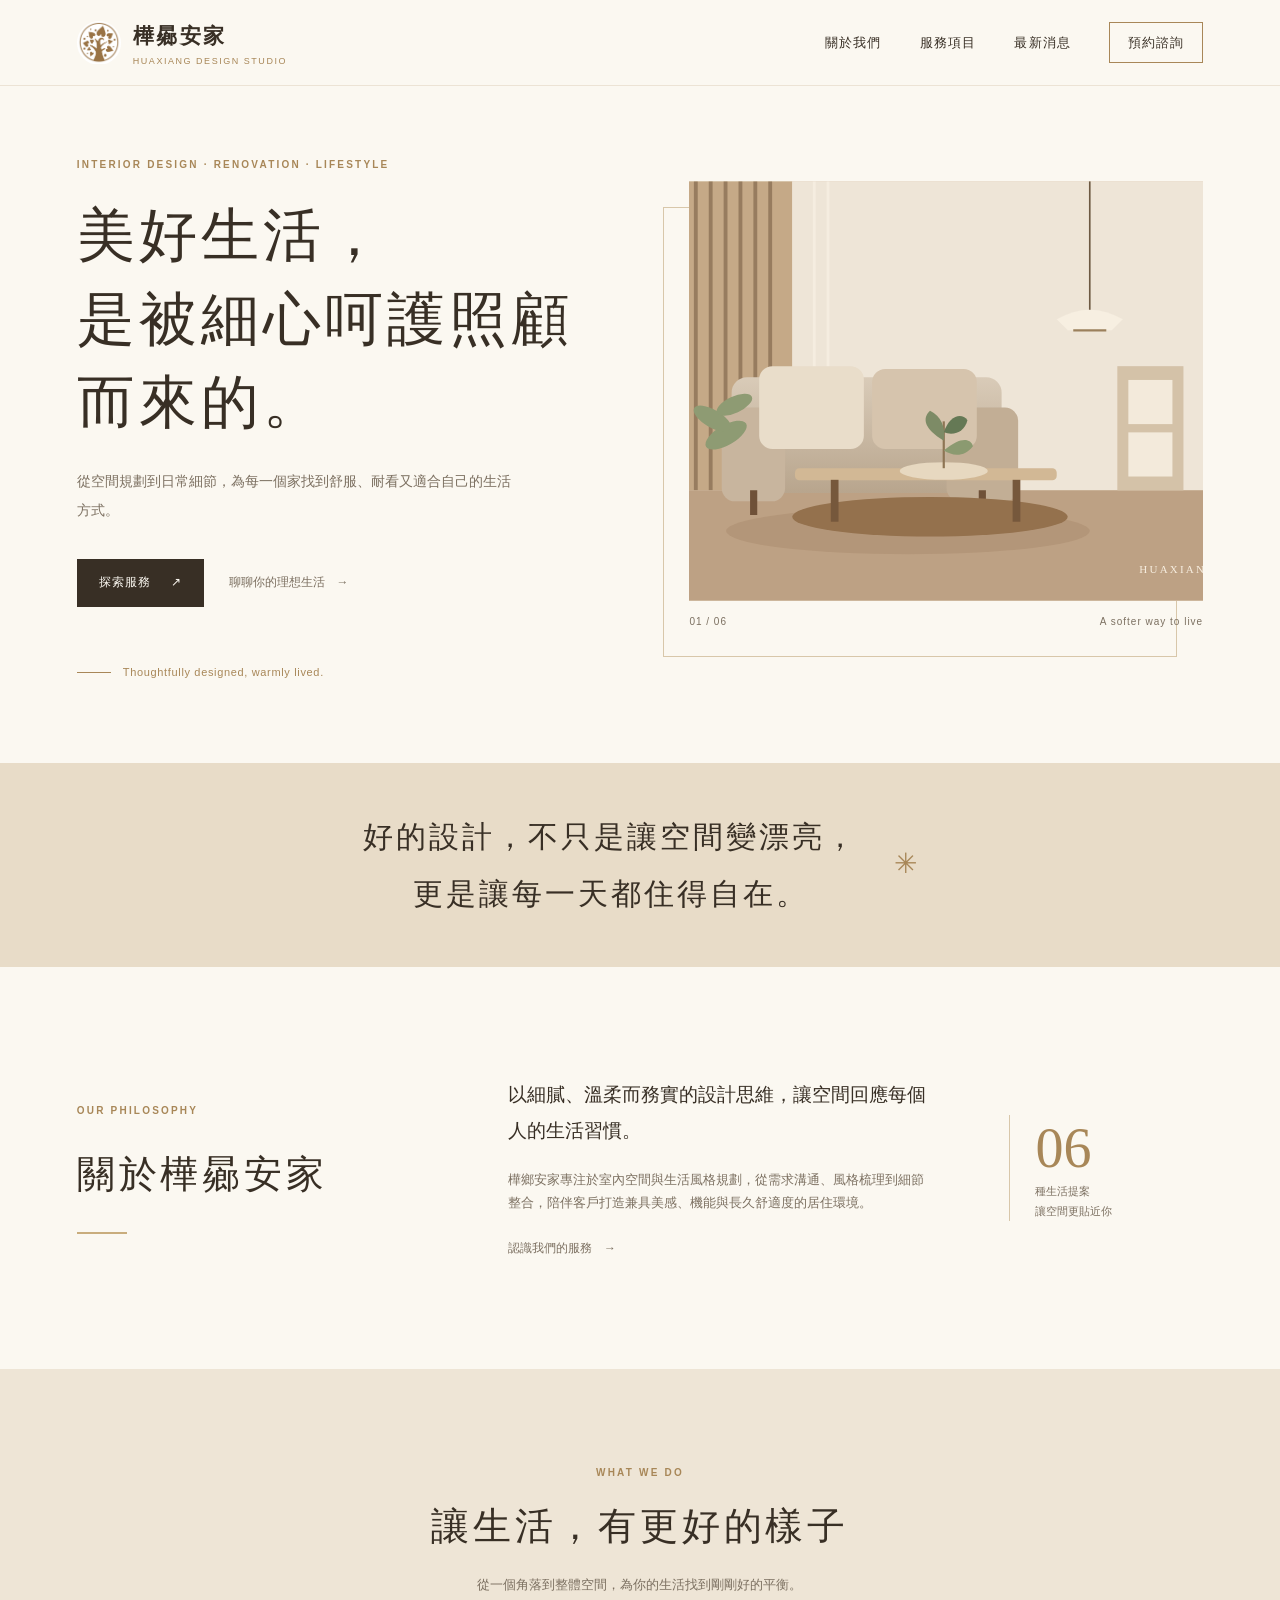
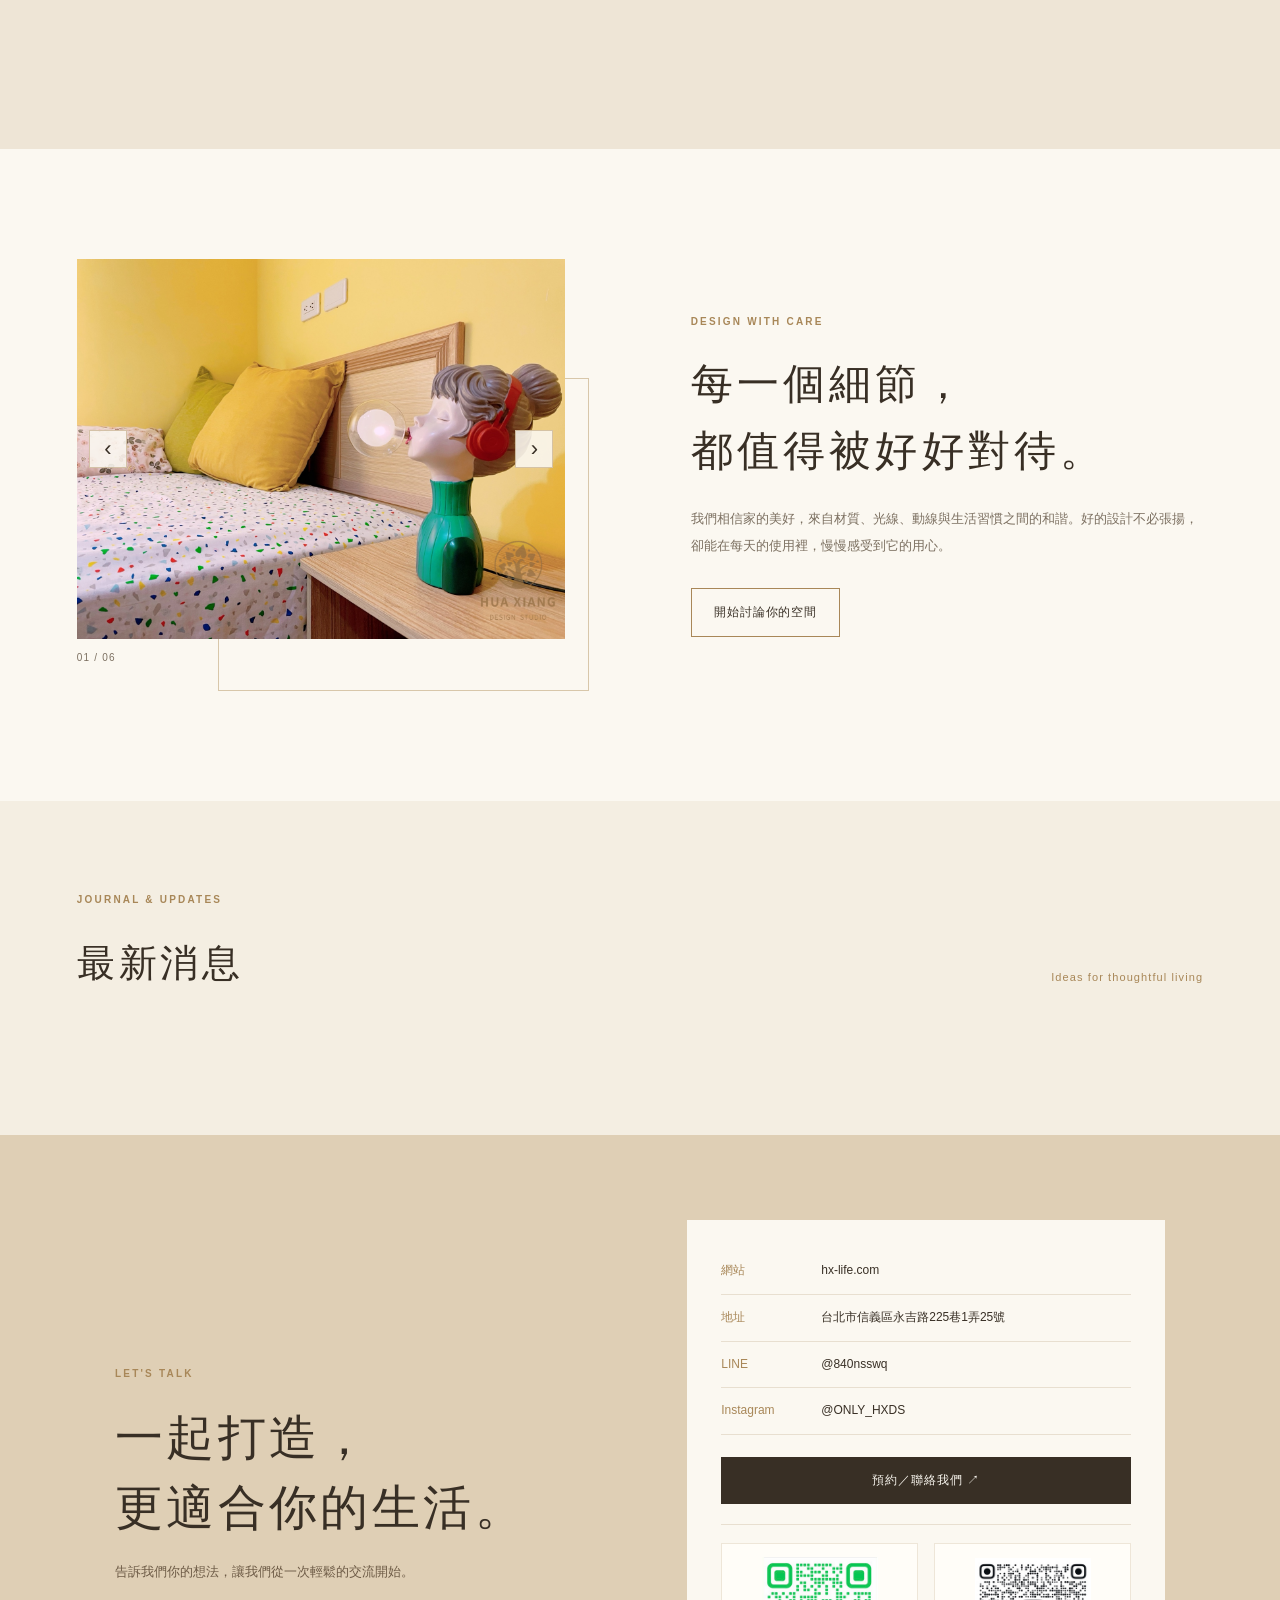
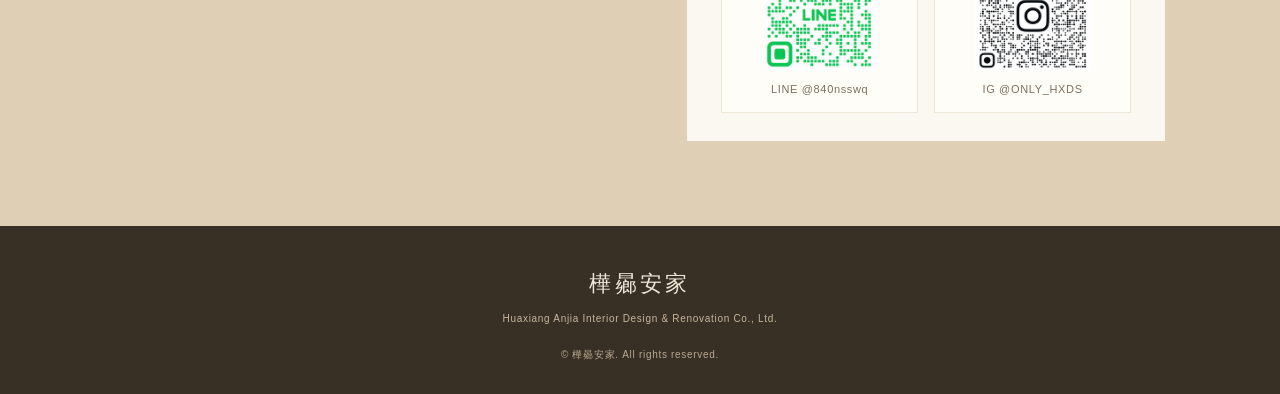
<file: hx-life/index.html>
<!doctype html>
<html lang="zh-Hant">
<head>
  <meta charset="utf-8">
  <meta name="viewport" content="width=device-width, initial-scale=1">
  <meta name="description" content="樺曏安家室內裝修有限公司，提供軟裝設計、空間美學、出租增值、老宅翻修、家具選品與生活風格規劃。">
  <meta name="theme-color" content="#f4eee2">
  <title>樺曏安家｜室內設計與裝修</title>
  <link rel="icon" href="images/logo.png" type="image/png">
  <link rel="stylesheet" href="styles.css">
</head>
<body>
  <header class="site-header">
    <a class="brand" href="#home" aria-label="樺曏安家首頁">
      <img class="brand-logo" src="images/logo.png" alt="樺曏安家 Logo">
      <span><strong data-site="brand">樺曏安家</strong><small data-site="englishName">HUAXIANG DESIGN STUDIO</small></span>
    </a>
    <button class="menu-toggle" aria-label="開啟導覽選單" aria-expanded="false">☰</button>
    <nav class="main-nav" aria-label="主要導覽">
      <a href="#about">關於我們</a><a href="#services">服務項目</a><a href="#news">最新消息</a><a class="nav-cta" href="#contact">預約諮詢</a>
    </nav>
  </header>

  <main>
    <section class="hero section" id="home">
      <div class="hero-copy">
        <p class="eyebrow" data-site="eyebrow">INTERIOR DESIGN · RENOVATION · LIFESTYLE</p>
        <h1 data-site="heroTitle">美好生活，<br>是被細心呵護照顧而來的。</h1>
        <p class="hero-subtitle" data-site="heroSubtitle">從空間規劃到日常細節，為每一個家找到舒服、耐看又適合自己的生活方式。</p>
        <div class="hero-actions"><a class="button button-dark" href="#services">探索服務 <span>↗</span></a><a class="text-link" href="#contact">聊聊你的理想生活　→</a></div>
        <div class="hero-note"><span class="tiny-line"></span><span data-site="heroNote">Thoughtfully designed, warmly lived.</span></div>
      </div>
      <div class="hero-image-wrap">
        <img id="hero-image" src="images/hero.svg" alt="溫暖米色調的現代居家空間">
        <div class="image-caption"><span>01 / 06</span><span data-site="imageCaption">A softer way to live</span></div>
      </div>
    </section>

    <section class="intro-band">
      <p data-site="introQuote">好的設計，不只是讓空間變漂亮，<br class="desktop-only">更是讓每一天都住得自在。</p>
      <span class="band-ornament">✳</span>
    </section>

    <section class="section about-grid" id="about">
      <div class="section-heading">
        <p class="eyebrow">OUR PHILOSOPHY</p><h2>關於樺曏安家</h2><span class="heading-rule"></span>
      </div>
      <div class="about-copy">
        <p class="lead" data-site="aboutLead">以細膩、溫柔而務實的設計思維，讓空間回應每個人的生活習慣。</p>
        <p data-site="aboutText">樺鄉安家專注於室內空間與生活風格規劃，從需求溝通、風格梳理到細節整合，陪伴客戶打造兼具美感、機能與長久舒適度的居住環境。</p>
        <a class="text-link" href="#contact">認識我們的服務　→</a>
      </div>
      <div class="about-stat"><strong data-site="statNumber">06</strong><span data-site="statLabel">種生活提案<br>讓空間更貼近你</span></div>
    </section>

    <section class="services-section" id="services">
      <div class="section section-inner">
        <div class="section-heading centered">
          <p class="eyebrow">WHAT WE DO</p><h2>讓生活，有更好的樣子</h2><p class="section-desc">從一個角落到整體空間，為你的生活找到剛剛好的平衡。</p>
        </div>
        <div class="service-grid" id="service-grid"></div>
      </div>
    </section>

    <section class="section feature">
      <div class="feature-image">
        <div class="feature-slider">
          <img id="detail-image" src="HX_Photo/A01_IMG_6102.jpg" alt="自然材質與溫暖光線的室內細節">
          <button class="slider-btn slider-prev" type="button" aria-label="上一張照片">‹</button>
          <button class="slider-btn slider-next" type="button" aria-label="下一張照片">›</button>
        </div>
        <div class="slider-footer">
          <span class="slider-counter" id="detail-counter">01 / 06</span>
          <div class="slider-dots" id="detail-dots" role="tablist" aria-label="照片切換"></div>
        </div>
      </div>
      <div class="feature-copy"><p class="eyebrow">DESIGN WITH CARE</p><h2 data-site="featureTitle">每一個細節，<br>都值得被好好對待。</h2><p data-site="featureText">我們相信家的美好，來自材質、光線、動線與生活習慣之間的和諧。好的設計不必張揚，卻能在每天的使用裡，慢慢感受到它的用心。</p><a class="button button-outline" href="#contact">開始討論你的空間</a></div>
    </section>

    <section class="news-section" id="news">
      <div class="section">
        <div class="news-heading"><div class="section-heading"><p class="eyebrow">JOURNAL & UPDATES</p><h2>最新消息</h2></div><span class="news-side-note">Ideas for thoughtful living</span></div>
        <div class="news-grid" id="news-grid"></div>
      </div>
    </section>

    <section class="contact-section" id="contact">
      <div class="contact-inner">
        <div><p class="eyebrow">LET'S TALK</p><h2 data-site="contactTitle">一起打造，<br>更適合你的生活。</h2><p data-site="contactText">告訴我們你的想法，讓我們從一次輕鬆的交流開始。</p></div>
        <div class="contact-card">
          <div class="contact-row"><span>網站</span><a data-link="website" href="https://hx-life.com/" target="_blank" rel="noopener" data-site="website">hx-life.com</a></div>
          <div class="contact-row"><span>地址</span><span data-site="address">台北市信義區永吉路225巷1弄25號</span></div>
          <div class="contact-row"><span>LINE</span><a data-link="line" href="https://line.me/R/ti/p/@840nsswq" target="_blank" rel="noopener" data-site="lineLabel">@840nsswq</a></div>
          <div class="contact-row"><span>Instagram</span><a data-link="instagram" href="https://instagram.com/ONLY_HXDS/" target="_blank" rel="noopener" data-site="instagramLabel">@ONLY_HXDS</a></div>
          <a class="button button-dark contact-button" data-link="contactButton" href="#">預約／聯絡我們 ↗</a>
          <div class="contact-qrcodes">
            <a class="qrcode-item" data-link="line" href="https://line.me/R/ti/p/@840nsswq" target="_blank" rel="noopener">
              <img src="images/Line@.png" alt="LINE 官方帳號 QR Code">
              <span>LINE @840nsswq</span>
            </a>
            <a class="qrcode-item" data-link="instagram" href="https://instagram.com/ONLY_HXDS/" target="_blank" rel="noopener">
              <img src="images/HX_IG.png" alt="Instagram QR Code">
              <span>IG @ONLY_HXDS</span>
            </a>
          </div>
        </div>
      </div>
    </section>
  </main>

  <footer class="site-footer">
    <a class="footer-brand" href="#home" data-site="brand">樺曏安家</a>
    <p data-site="footerEnglish">Huaxiang Anjia Interior Design & Renovation Co., Ltd.</p>
    <span>© <span id="year"></span> <span data-site="brand">樺曏安家</span>. All rights reserved.</span>
  </footer>
  <script src="content.js"></script>
  <script src="script.js"></script>
</body>
</html>
</file>
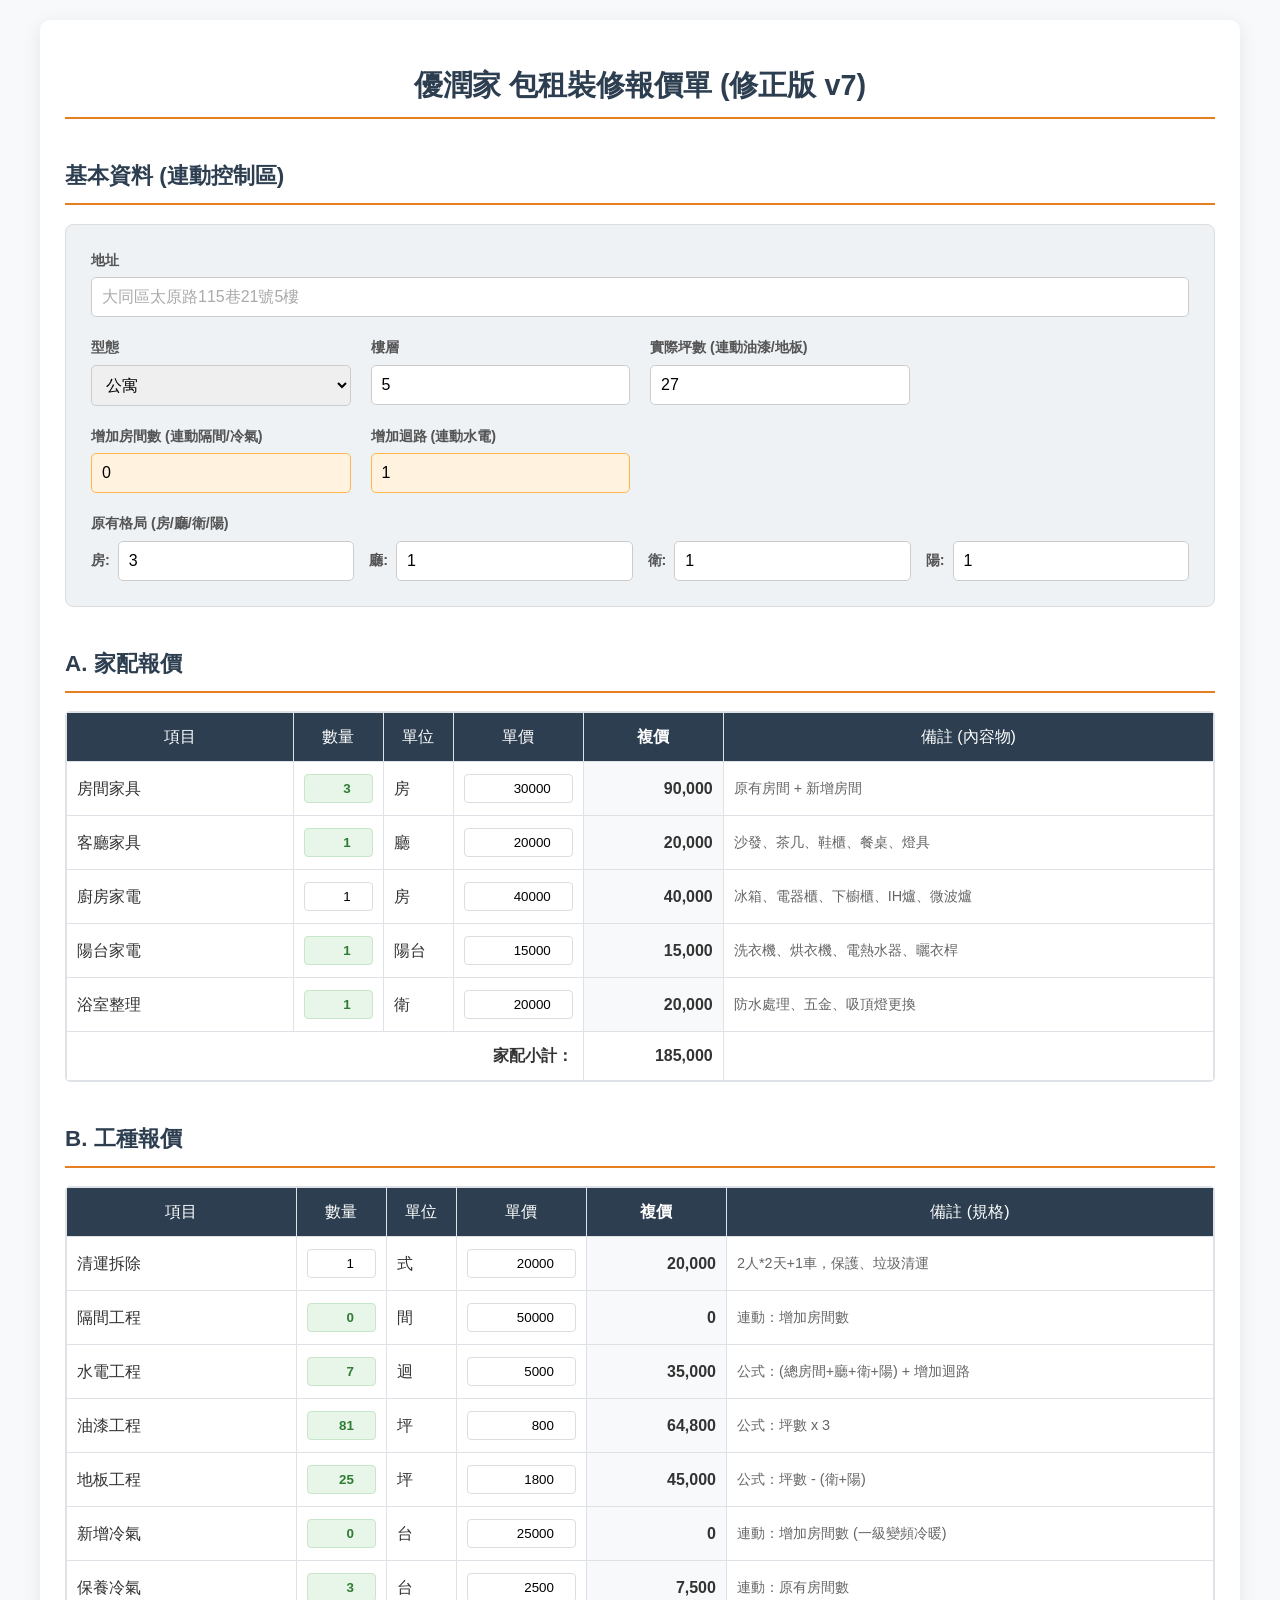
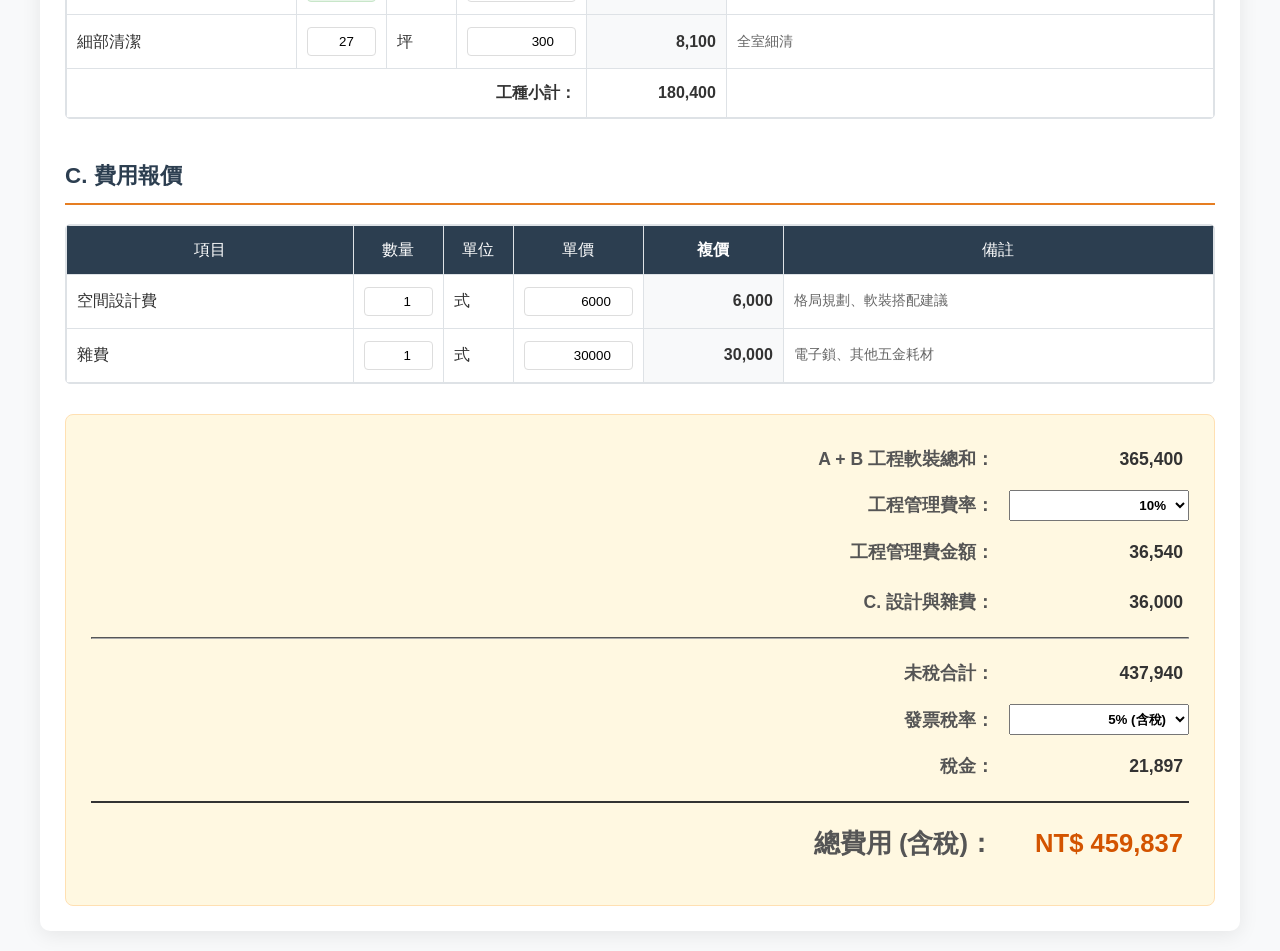
<file: YR+_Price Quote_v7.html>
<!DOCTYPE html>
<html lang="zh-TW">
<head>
    <meta charset="UTF-8">
    <meta name="viewport" content="width=device-width, initial-scale=1.0">
    <title>優潤家 包租裝修報價單 v7</title>
    <style>
        :root {
            --primary-color: #2c3e50;
            --accent-color: #e67e22; /* 改為橘色系區分版本 */
            --bg-color: #f8f9fa;
            --border-color: #dee2e6;
            --input-bg: #fff;
            --driver-bg: #fff3e0;
            --driver-border: #ffb74d;
            --auto-bg: #e8f5e9;
            --auto-text: #2e7d32;
        }

        *, *::before, *::after {
            box-sizing: border-box;
        }

        body {
            font-family: "Microsoft JhengHei", -apple-system, BlinkMacSystemFont, "Segoe UI", Roboto, Arial, sans-serif;
            margin: 0;
            padding: 20px;
            background-color: var(--bg-color);
            color: #333;
            line-height: 1.5;
        }

        .container {
            max-width: 1200px;
            margin: 0 auto;
            background: white;
            padding: 25px;
            box-shadow: 0 4px 20px rgba(0,0,0,0.08);
            border-radius: 10px;
        }

        h1, h2 {
            color: var(--primary-color);
            border-bottom: 2px solid var(--accent-color);
            padding-bottom: 10px;
        }

        h1 { text-align: center; margin-bottom: 30px; font-size: 1.8rem; }
        h2 { margin-top: 40px; font-size: 1.4rem; }
        
        /* --- Grid System --- */
        .basic-info-grid {
            display: grid;
            grid-template-columns: repeat(4, 1fr);
            gap: 20px;
            background: #eef2f5;
            padding: 25px;
            border-radius: 8px;
            border: 1px solid #ddd;
        }

        .form-group {
            display: flex;
            flex-direction: column;
            min-width: 0;
        }

        .form-group label {
            font-weight: bold;
            font-size: 0.9rem;
            margin-bottom: 6px;
            color: #555;
        }

        .form-group input, .form-group select {
            width: 100%;
            padding: 10px;
            border: 1px solid #ccc;
            border-radius: 5px;
            font-size: 1rem;
            transition: border-color 0.2s;
        }

        .form-group input:focus, .form-group select:focus {
            border-color: var(--accent-color);
            outline: none;
        }

        .form-group.full-width { grid-column: span 4; }
        
        .layout-inputs {
            display: flex;
            gap: 15px;
            flex-wrap: wrap;
        }
        .layout-inputs div {
            flex: 1;
            min-width: 100px;
            display: flex;
            align-items: center;
        }
        .layout-inputs label {
            margin-right: 8px;
            margin-bottom: 0;
            white-space: nowrap;
        }

        /* --- Table Styling --- */
        .table-responsive {
            width: 100%;
            overflow-x: auto;
            margin-bottom: 30px;
            border: 1px solid var(--border-color);
            border-radius: 5px;
        }

        table {
            width: 100%;
            border-collapse: collapse;
            min-width: 700px;
        }

        th, td {
            border: 1px solid var(--border-color);
            padding: 12px 10px;
            vertical-align: middle;
        }

        th {
            background-color: var(--primary-color);
            color: white !important;
            text-align: center !important;
            font-weight: 500;
            white-space: nowrap;
        }

        .col-item { min-width: 120px; }
        .col-num { width: 90px; text-align: center; }
        .col-unit { width: 70px; text-align: center; }
        .col-price { width: 130px; text-align: right; }
        .col-total { width: 140px; text-align: right; font-weight: bold; }
        .col-remark { min-width: 180px; }
        
        /* 樣式修正：只針對 td 內容顯示底色/灰字 */
        td.col-total { background-color: #f8f9fa; }
        td.col-remark { color: #666; font-size: 0.9rem; }

        input.qty-input, input.price-input {
            width: 100%;
            padding: 6px;
            text-align: right;
            border: 1px solid #ddd;
            border-radius: 4px;
        }
        
        input.auto-calc {
            background-color: var(--auto-bg);
            color: var(--auto-text);
            font-weight: bold;
            border: 1px solid #c8e6c9;
            cursor: not-allowed;
        }
        
        .input-driver {
            background-color: var(--driver-bg);
            border-color: var(--driver-border) !important;
        }

        /* --- Summary Section --- */
        .summary-section {
            background-color: #fff8e1;
            padding: 25px;
            border-radius: 8px;
            border: 1px solid #ffe0b2;
            margin-top: 20px;
        }

        .summary-row {
            display: flex;
            justify-content: flex-end;
            align-items: center;
            margin-bottom: 12px;
            font-size: 1.1em;
            flex-wrap: wrap;
        }

        .summary-row label {
            margin-right: 15px;
            font-weight: bold;
            color: #555;
            text-align: right;
        }

        .summary-row span, .summary-row input, .summary-row select {
            width: 180px;
            text-align: right;
            font-weight: bold;
            padding: 6px;
        }

        .total-final {
            font-size: 1.6em;
            color: #d35400;
            border-top: 2px solid #333;
            padding-top: 15px;
            margin-top: 15px;
        }

        /* --- Media Queries --- */
        @media (max-width: 992px) {
            .basic-info-grid { grid-template-columns: repeat(2, 1fr); }
            .form-group.full-width { grid-column: span 2; }
        }

        @media (max-width: 600px) {
            .container { padding: 15px; }
            .basic-info-grid { grid-template-columns: 1fr; padding: 15px; }
            .form-group.full-width { grid-column: span 1; }
            .summary-row { justify-content: space-between; }
            .summary-row label { text-align: left; margin-right: 0; flex: 1; }
            .summary-row span, .summary-row select { width: auto; min-width: 120px; }
        }
    </style>
</head>
<body>

<div class="container">
    <h1>優潤家 包租裝修報價單 (修正版 v7)</h1>

    <h2>基本資料 (連動控制區)</h2>
    <div class="basic-info-grid">
        <div class="form-group full-width">
            <label>地址</label>
            <input type="text" value="大同區太原路115巷21號5樓" 
                   style="color: #aaa;" 
                   oninput="this.style.color='#333'">
        </div>

        <div class="form-group">
            <label>型態</label>
            <select id="info-type">
                <option value="公寓" selected>公寓</option>
                <option value="華廈">華廈</option>
                <option value="電梯社區">電梯社區</option>
                <option value="透天">透天</option>
            </select>
        </div>

        <div class="form-group">
            <label>樓層</label>
            <input type="text" value="5">
        </div>

        <div class="form-group">
            <label>實際坪數 (連動油漆/地板)</label>
            <input type="number" id="info-ping" value="27" oninput="syncLogic()">
        </div>

        <div class="form-group"></div>

        <div class="form-group">
            <label>增加房間數 (連動隔間/冷氣)</label>
            <input type="number" id="info-add-room" class="input-driver" value="0" oninput="syncLogic()">
        </div>

        <div class="form-group">
            <label>增加迴路 (連動水電)</label>
            <input type="number" id="info-add-circuit" class="input-driver" value="1" oninput="syncLogic()">
        </div>

        <div class="form-group full-width">
            <label>原有格局 (房/廳/衛/陽)</label>
            <div class="layout-inputs">
                <div><label>房:</label> <input type="number" id="info-room" value="3" oninput="syncLogic()"></div>
                <div><label>廳:</label> <input type="number" id="info-hall" value="1" oninput="syncLogic()"></div>
                <div><label>衛:</label> <input type="number" id="info-bath" value="1" oninput="syncLogic()"></div>
                <div><label>陽:</label> <input type="number" id="info-balcony" value="1" oninput="syncLogic()"></div>
            </div>
        </div>
    </div>

    <h2>A. 家配報價</h2>
    <div class="table-responsive">
        <table id="table-furniture">
            <thead>
                <tr>
                    <th class="col-item">項目</th>
                    <th class="col-num">數量</th>
                    <th class="col-unit">單位</th>
                    <th class="col-price">單價</th>
                    <th class="col-total">複價</th>
                    <th class="col-remark">備註 (內容物)</th>
                </tr>
            </thead>
            <tbody>
                <tr>
                    <td>房間家具</td>
                    <td><input type="number" id="qty-room" class="qty-input auto-calc" value="3" oninput="calculate()"></td>
                    <td>房</td>
                    <td><input type="number" class="price-input" value="30000" oninput="calculate()"></td>
                    <td class="col-total row-total">0</td>
                    <td class="col-remark">原有房間 + 新增房間</td>
                </tr>
                <tr>
                    <td>客廳家具</td>
                    <td><input type="number" id="qty-hall" class="qty-input auto-calc" value="1" oninput="calculate()"></td>
                    <td>廳</td>
                    <td><input type="number" class="price-input" value="20000" oninput="calculate()"></td>
                    <td class="col-total row-total">0</td>
                    <td class="col-remark">沙發、茶几、鞋櫃、餐桌、燈具</td>
                </tr>
                <tr>
                    <td>廚房家電</td>
                    <td><input type="number" class="qty-input" value="1" oninput="calculate()"></td>
                    <td>房</td>
                    <td><input type="number" class="price-input" value="40000" oninput="calculate()"></td>
                    <td class="col-total row-total">0</td>
                    <td class="col-remark">冰箱、電器櫃、下櫥櫃、IH爐、微波爐</td>
                </tr>
                <tr>
                    <td>陽台家電</td>
                    <td><input type="number" id="qty-balcony" class="qty-input auto-calc" value="1" oninput="calculate()"></td>
                    <td>陽台</td>
                    <td><input type="number" class="price-input" value="15000" oninput="calculate()"></td>
                    <td class="col-total row-total">0</td>
                    <td class="col-remark">洗衣機、烘衣機、電熱水器、曬衣桿</td>
                </tr>
                <tr>
                    <td>浴室整理</td>
                    <td><input type="number" id="qty-bath" class="qty-input auto-calc" value="1" oninput="calculate()"></td>
                    <td>衛</td>
                    <td><input type="number" class="price-input" value="20000" oninput="calculate()"></td>
                    <td class="col-total row-total">0</td>
                    <td class="col-remark">防水處理、五金、吸頂燈更換</td>
                </tr>
            </tbody>
            <tfoot>
                <tr>
                    <td colspan="4" style="text-align: right; font-weight: bold;">家配小計：</td>
                    <td id="subtotal-furniture" style="text-align: right; font-weight: bold;">0</td>
                    <td></td>
                </tr>
            </tfoot>
        </table>
    </div>

    <h2>B. 工種報價</h2>
    <div class="table-responsive">
        <table id="table-construction">
            <thead>
                <tr>
                    <th class="col-item">項目</th>
                    <th class="col-num">數量</th>
                    <th class="col-unit">單位</th>
                    <th class="col-price">單價</th>
                    <th class="col-total">複價</th>
                    <th class="col-remark">備註 (規格)</th>
                </tr>
            </thead>
            <tbody>
                <tr>
                    <td>清運拆除</td>
                    <td><input type="number" class="qty-input" value="1" oninput="calculate()"></td>
                    <td>式</td>
                    <td><input type="number" class="price-input" value="20000" oninput="calculate()"></td>
                    <td class="col-total row-total">0</td>
                    <td class="col-remark">2人*2天+1車，保護、垃圾清運</td>
                </tr>
                <tr>
                    <td>隔間工程</td>
                    <td><input type="number" id="qty-partition" class="qty-input auto-calc" value="0" oninput="calculate()"></td>
                    <td>間</td>
                    <td><input type="number" class="price-input" value="50000" oninput="calculate()"></td>
                    <td class="col-total row-total">0</td>
                    <td class="col-remark">連動：增加房間數</td>
                </tr>
                <tr>
                    <td>水電工程</td>
                    <td><input type="number" id="qty-wiring" class="qty-input auto-calc" value="7" oninput="calculate()"></td>
                    <td>迴</td>
                    <td><input type="number" class="price-input" value="5000" oninput="calculate()"></td>
                    <td class="col-total row-total">0</td>
                    <td class="col-remark">公式：(總房間+廳+衛+陽) + 增加迴路</td>
                </tr>
                <tr>
                    <td>油漆工程</td>
                    <td><input type="number" id="qty-paint" class="qty-input auto-calc" value="81" oninput="calculate()"></td>
                    <td>坪</td>
                    <td><input type="number" class="price-input" value="800" oninput="calculate()"></td>
                    <td class="col-total row-total">0</td>
                    <td class="col-remark">公式：坪數 x 3</td>
                </tr>
                <tr>
                    <td>地板工程</td>
                    <td><input type="number" id="qty-floor" class="qty-input auto-calc" value="25" oninput="calculate()"></td>
                    <td>坪</td>
                    <td><input type="number" class="price-input" value="1800" oninput="calculate()"></td>
                    <td class="col-total row-total">0</td>
                    <td class="col-remark">公式：坪數 - (衛+陽)</td>
                </tr>
                <tr>
                    <td>新增冷氣</td>
                    <td><input type="number" id="qty-ac-new" class="qty-input auto-calc" value="0" oninput="calculate()"></td>
                    <td>台</td>
                    <td><input type="number" class="price-input" value="25000" oninput="calculate()"></td>
                    <td class="col-total row-total">0</td>
                    <td class="col-remark">連動：增加房間數 (一級變頻冷暖)</td>
                </tr>
                <tr>
                    <td>保養冷氣</td>
                    <td><input type="number" id="qty-ac-maint" class="qty-input auto-calc" value="3" oninput="calculate()"></td>
                    <td>台</td>
                    <td><input type="number" class="price-input" value="2500" oninput="calculate()"></td>
                    <td class="col-total row-total">0</td>
                    <td class="col-remark">連動：原有房間數</td>
                </tr>
                <tr>
                    <td>細部清潔</td>
                    <td><input type="number" id="qty-clean" class="qty-input" value="27" oninput="calculate()"></td>
                    <td>坪</td>
                    <td><input type="number" class="price-input" value="300" oninput="calculate()"></td>
                    <td class="col-total row-total">0</td>
                    <td class="col-remark">全室細清</td>
                </tr>
            </tbody>
            <tfoot>
                <tr>
                    <td colspan="4" style="text-align: right; font-weight: bold;">工種小計：</td>
                    <td id="subtotal-construction" style="text-align: right; font-weight: bold;">0</td>
                    <td></td>
                </tr>
            </tfoot>
        </table>
    </div>

    <h2>C. 費用報價</h2>
    <div class="table-responsive">
        <table id="table-fees">
            <thead>
                <tr>
                    <th class="col-item">項目</th>
                    <th class="col-num">數量</th>
                    <th class="col-unit">單位</th>
                    <th class="col-price">單價</th>
                    <th class="col-total">複價</th>
                    <th class="col-remark">備註</th>
                </tr>
            </thead>
            <tbody>
                <tr>
                    <td>空間設計費</td>
                    <td><input type="number" class="qty-input" value="1" oninput="calculate()"></td>
                    <td>式</td>
                    <td><input type="number" class="price-input" value="6000" oninput="calculate()"></td>
                    <td class="col-total row-total">0</td>
                    <td class="col-remark">格局規劃、軟裝搭配建議</td>
                </tr>
                <tr>
                    <td>雜費</td>
                    <td><input type="number" class="qty-input" value="1" oninput="calculate()"></td>
                    <td>式</td>
                    <td><input type="number" class="price-input" value="30000" oninput="calculate()"></td>
                    <td class="col-total row-total">0</td>
                    <td class="col-remark">電子鎖、其他五金耗材</td>
                </tr>
            </tbody>
        </table>
    </div>

    <div class="summary-section">
        <div class="summary-row">
            <label>A + B 工程軟裝總和：</label>
            <span id="sum-ab">0</span>
        </div>
        
        <div class="summary-row">
            <label>工程管理費率：</label>
            <select id="mgmt-rate" class="dropdown-select" onchange="calculate()">
                <option value="0.05">5%</option>
                <option value="0.08">8%</option>
                <option value="0.10" selected>10%</option>
                <option value="0.12">12%</option>
                <option value="0.15">15%</option>
                <option value="0">不收</option>
            </select>
        </div>
        <div class="summary-row">
            <label>工程管理費金額：</label>
            <span id="mgmt-fee">0</span>
        </div>
        
        <div class="summary-row">
            <label>C. 設計與雜費：</label>
            <span id="sum-c">0</span>
        </div>

        <hr style="border-color: #aaa; margin: 15px 0;">

        <div class="summary-row">
            <label>未稅合計：</label>
            <span id="total-pretax">0</span>
        </div>

        <div class="summary-row">
            <label>發票稅率：</label>
            <select id="tax-rate" class="dropdown-select" onchange="calculate()">
                <option value="0.05" selected>5% (含稅)</option>
                <option value="0">0% (未稅)</option>
            </select>
        </div>
        
        <div class="summary-row">
            <label>稅金：</label>
            <span id="tax-amount">0</span>
        </div>

        <div class="summary-row total-final">
            <label>總費用 (含稅)：</label>
            <span id="grand-total">0</span>
        </div>
    </div>

</div>

<script>
    function formatNumber(num) {
        return num.toLocaleString('zh-TW', { minimumFractionDigits: 0, maximumFractionDigits: 0 });
    }

    function parseInput(val) {
        return parseFloat(val) || 0;
    }

    function syncLogic() {
        const ping = parseInput(document.getElementById('info-ping').value);
        const origRoom = parseInput(document.getElementById('info-room').value); 
        const hall = parseInput(document.getElementById('info-hall').value);
        const bath = parseInput(document.getElementById('info-bath').value);
        const balcony = parseInput(document.getElementById('info-balcony').value);
        
        const addRoom = parseInput(document.getElementById('info-add-room').value);
        const addCircuit = parseInput(document.getElementById('info-add-circuit').value);

        const totalRoom = origRoom + addRoom;

        // 家配
        document.getElementById('qty-room').value = totalRoom;
        document.getElementById('qty-hall').value = hall;
        document.getElementById('qty-bath').value = bath;
        document.getElementById('qty-balcony').value = balcony;

        // 工種
        document.getElementById('qty-partition').value = addRoom;
        
        const totalSpaces = totalRoom + hall + bath + balcony;
        document.getElementById('qty-wiring').value = totalSpaces + addCircuit;

        document.getElementById('qty-paint').value = ping * 3;

        let floorQty = ping - bath - balcony;
        if(floorQty < 0) floorQty = 0;
        document.getElementById('qty-floor').value = floorQty;

        // 修改：新增冷氣只等於增加房間數
        document.getElementById('qty-ac-new').value = addRoom;
        
        // 保養冷氣維持原有房間數
        document.getElementById('qty-ac-maint').value = origRoom;
        
        document.getElementById('qty-clean').value = ping;

        calculate();
    }

    function calculateTable(tableId) {
        const table = document.getElementById(tableId);
        const rows = table.querySelectorAll('tbody tr');
        let tableSum = 0;

        rows.forEach(row => {
            const qtyInput = row.querySelector('.qty-input');
            const priceInput = row.querySelector('.price-input');
            
            if(qtyInput && priceInput) {
                const qty = parseInput(qtyInput.value);
                const price = parseInput(priceInput.value);
                const total = qty * price;
                
                row.querySelector('.row-total').textContent = formatNumber(total);
                tableSum += total;
            }
        });

        return tableSum;
    }

    function calculate() {
        const subFurniture = calculateTable('table-furniture');
        const subConstruction = calculateTable('table-construction');
        const subFeesMisc = calculateTable('table-fees'); 

        document.getElementById('subtotal-furniture').textContent = formatNumber(subFurniture);
        document.getElementById('subtotal-construction').textContent = formatNumber(subConstruction);
        document.getElementById('sum-ab').textContent = formatNumber(subFurniture + subConstruction);

        const sumAB = subFurniture + subConstruction;
        const mgmtRate = parseFloat(document.getElementById('mgmt-rate').value);
        const mgmtFee = Math.round(sumAB * mgmtRate);
        
        document.getElementById('mgmt-fee').textContent = formatNumber(mgmtFee);
        document.getElementById('sum-c').textContent = formatNumber(subFeesMisc);

        const totalPreTax = sumAB + mgmtFee + subFeesMisc;
        document.getElementById('total-pretax').textContent = formatNumber(totalPreTax);

        const taxRate = parseFloat(document.getElementById('tax-rate').value);
        const taxAmount = Math.round(totalPreTax * taxRate);
        document.getElementById('tax-amount').textContent = formatNumber(taxAmount);

        const grandTotal = totalPreTax + taxAmount;
        document.getElementById('grand-total').textContent = "NT$ " + formatNumber(grandTotal);
    }

    window.onload = function() {
        syncLogic();
    };
</script>

</body>
</html>
</file>
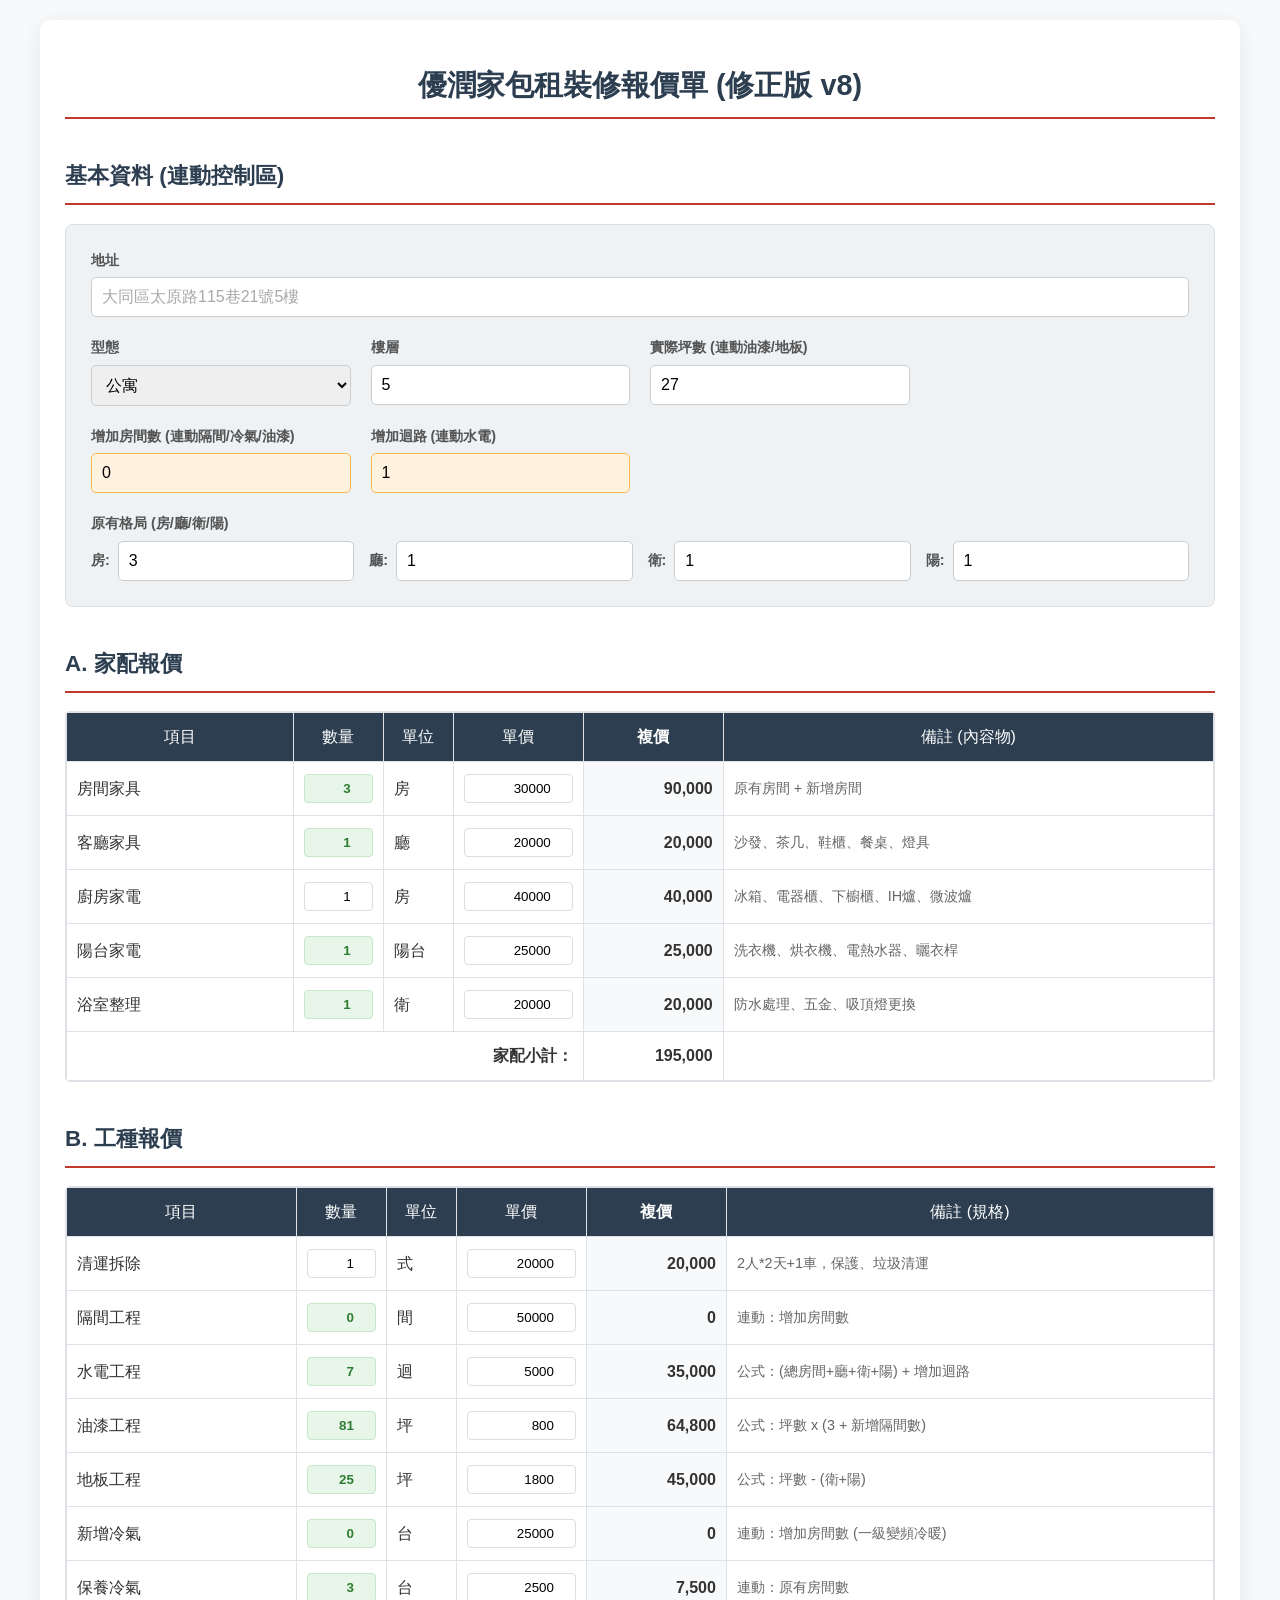
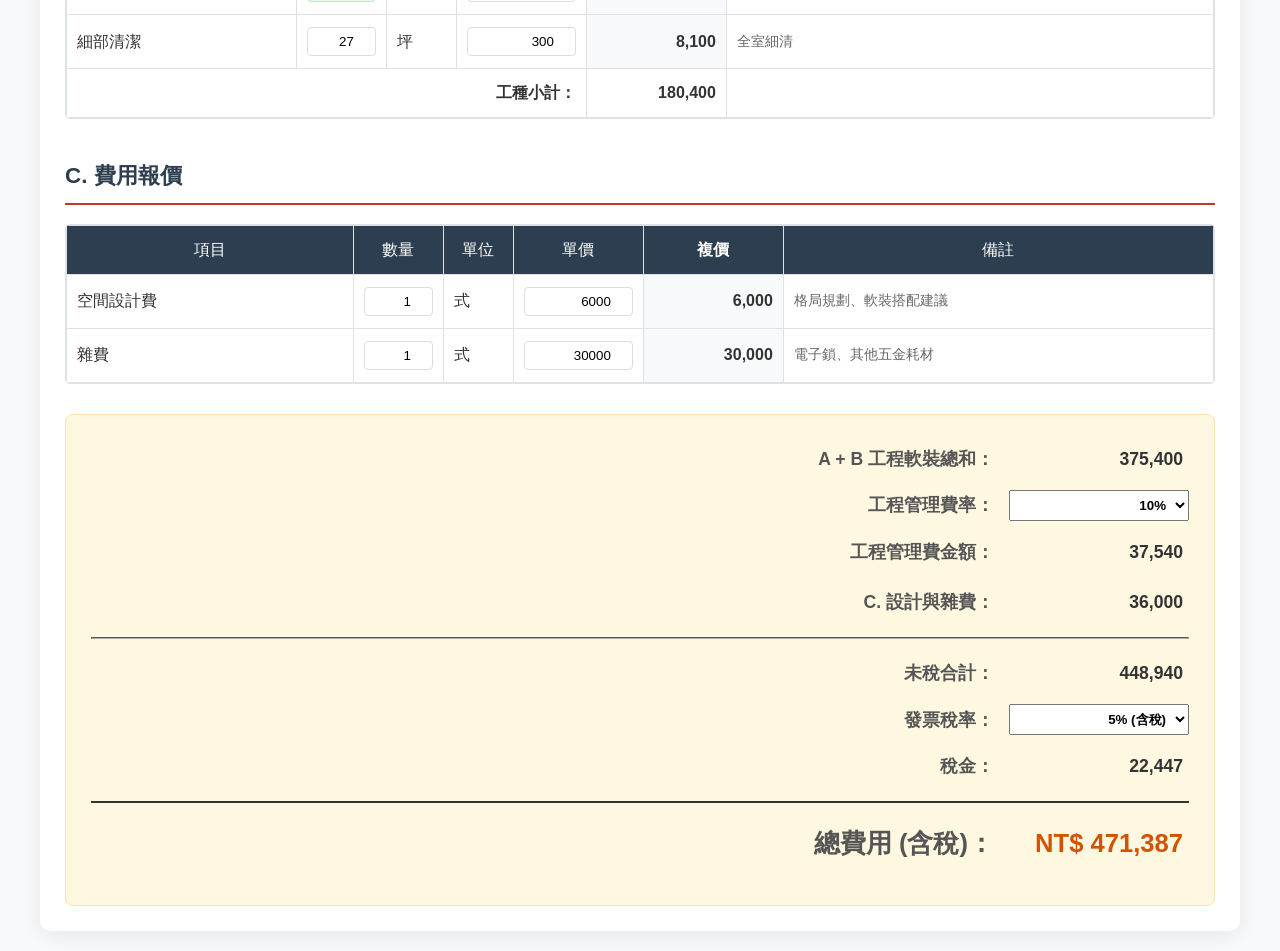
<file: YR+_Price Quote_v8.html>
<!DOCTYPE html>
<html lang="zh-TW">
<head>
    <meta charset="UTF-8">
    <meta name="viewport" content="width=device-width, initial-scale=1.0">
    <title>優潤家包租裝修報價單 v8</title>
    <style>
        :root {
            --primary-color: #2c3e50;
            --accent-color: #c0392b; /* 改為深紅色系區分版本 */
            --bg-color: #f8f9fa;
            --border-color: #dee2e6;
            --input-bg: #fff;
            --driver-bg: #fff3e0;
            --driver-border: #ffb74d;
            --auto-bg: #e8f5e9;
            --auto-text: #2e7d32;
        }

        *, *::before, *::after {
            box-sizing: border-box;
        }

        body {
            font-family: "Microsoft JhengHei", -apple-system, BlinkMacSystemFont, "Segoe UI", Roboto, Arial, sans-serif;
            margin: 0;
            padding: 20px;
            background-color: var(--bg-color);
            color: #333;
            line-height: 1.5;
        }

        .container {
            max-width: 1200px;
            margin: 0 auto;
            background: white;
            padding: 25px;
            box-shadow: 0 4px 20px rgba(0,0,0,0.08);
            border-radius: 10px;
        }

        h1, h2 {
            color: var(--primary-color);
            border-bottom: 2px solid var(--accent-color);
            padding-bottom: 10px;
        }

        h1 { text-align: center; margin-bottom: 30px; font-size: 1.8rem; }
        h2 { margin-top: 40px; font-size: 1.4rem; }
        
        /* --- Grid System --- */
        .basic-info-grid {
            display: grid;
            grid-template-columns: repeat(4, 1fr);
            gap: 20px;
            background: #eef2f5;
            padding: 25px;
            border-radius: 8px;
            border: 1px solid #ddd;
        }

        .form-group {
            display: flex;
            flex-direction: column;
            min-width: 0;
        }

        .form-group label {
            font-weight: bold;
            font-size: 0.9rem;
            margin-bottom: 6px;
            color: #555;
        }

        .form-group input, .form-group select {
            width: 100%;
            padding: 10px;
            border: 1px solid #ccc;
            border-radius: 5px;
            font-size: 1rem;
            transition: border-color 0.2s;
        }

        .form-group input:focus, .form-group select:focus {
            border-color: var(--accent-color);
            outline: none;
        }

        .form-group.full-width { grid-column: span 4; }
        
        .layout-inputs {
            display: flex;
            gap: 15px;
            flex-wrap: wrap;
        }
        .layout-inputs div {
            flex: 1;
            min-width: 100px;
            display: flex;
            align-items: center;
        }
        .layout-inputs label {
            margin-right: 8px;
            margin-bottom: 0;
            white-space: nowrap;
        }

        /* --- Table Styling --- */
        .table-responsive {
            width: 100%;
            overflow-x: auto;
            margin-bottom: 30px;
            border: 1px solid var(--border-color);
            border-radius: 5px;
        }

        table {
            width: 100%;
            border-collapse: collapse;
            min-width: 700px;
        }

        th, td {
            border: 1px solid var(--border-color);
            padding: 12px 10px;
            vertical-align: middle;
        }

        th {
            background-color: var(--primary-color);
            color: white !important;
            text-align: center !important;
            font-weight: 500;
            white-space: nowrap;
        }

        .col-item { min-width: 120px; }
        .col-num { width: 90px; text-align: center; }
        .col-unit { width: 70px; text-align: center; }
        .col-price { width: 130px; text-align: right; }
        .col-total { width: 140px; text-align: right; font-weight: bold; }
        .col-remark { min-width: 180px; }
        
        td.col-total { background-color: #f8f9fa; }
        td.col-remark { color: #666; font-size: 0.9rem; }

        input.qty-input, input.price-input {
            width: 100%;
            padding: 6px;
            text-align: right;
            border: 1px solid #ddd;
            border-radius: 4px;
        }
        
        input.auto-calc {
            background-color: var(--auto-bg);
            color: var(--auto-text);
            font-weight: bold;
            border: 1px solid #c8e6c9;
            cursor: not-allowed;
        }
        
        .input-driver {
            background-color: var(--driver-bg);
            border-color: var(--driver-border) !important;
        }

        /* --- Summary Section --- */
        .summary-section {
            background-color: #fff8e1;
            padding: 25px;
            border-radius: 8px;
            border: 1px solid #ffe0b2;
            margin-top: 20px;
        }

        .summary-row {
            display: flex;
            justify-content: flex-end;
            align-items: center;
            margin-bottom: 12px;
            font-size: 1.1em;
            flex-wrap: wrap;
        }

        .summary-row label {
            margin-right: 15px;
            font-weight: bold;
            color: #555;
            text-align: right;
        }

        .summary-row span, .summary-row input, .summary-row select {
            width: 180px;
            text-align: right;
            font-weight: bold;
            padding: 6px;
        }

        .total-final {
            font-size: 1.6em;
            color: #d35400;
            border-top: 2px solid #333;
            padding-top: 15px;
            margin-top: 15px;
        }

        /* --- Media Queries --- */
        @media (max-width: 992px) {
            .basic-info-grid { grid-template-columns: repeat(2, 1fr); }
            .form-group.full-width { grid-column: span 2; }
        }

        @media (max-width: 600px) {
            .container { padding: 15px; }
            .basic-info-grid { grid-template-columns: 1fr; padding: 15px; }
            .form-group.full-width { grid-column: span 1; }
            .summary-row { justify-content: space-between; }
            .summary-row label { text-align: left; margin-right: 0; flex: 1; }
            .summary-row span, .summary-row select { width: auto; min-width: 120px; }
        }
    </style>
</head>
<body>

<div class="container">
    <h1>優潤家包租裝修報價單 (修正版 v8)</h1>

    <h2>基本資料 (連動控制區)</h2>
    <div class="basic-info-grid">
        <div class="form-group full-width">
            <label>地址</label>
            <input type="text" value="大同區太原路115巷21號5樓" 
                   style="color: #aaa;" 
                   oninput="this.style.color='#333'">
        </div>

        <div class="form-group">
            <label>型態</label>
            <select id="info-type">
                <option value="公寓" selected>公寓</option>
                <option value="華廈">華廈</option>
                <option value="電梯社區">電梯社區</option>
                <option value="透天">透天</option>
            </select>
        </div>

        <div class="form-group">
            <label>樓層</label>
            <input type="text" value="5">
        </div>

        <div class="form-group">
            <label>實際坪數 (連動油漆/地板)</label>
            <input type="number" id="info-ping" value="27" oninput="syncLogic()">
        </div>

        <div class="form-group"></div>

        <div class="form-group">
            <label>增加房間數 (連動隔間/冷氣/油漆)</label>
            <input type="number" id="info-add-room" class="input-driver" value="0" oninput="syncLogic()">
        </div>

        <div class="form-group">
            <label>增加迴路 (連動水電)</label>
            <input type="number" id="info-add-circuit" class="input-driver" value="1" oninput="syncLogic()">
        </div>

        <div class="form-group full-width">
            <label>原有格局 (房/廳/衛/陽)</label>
            <div class="layout-inputs">
                <div><label>房:</label> <input type="number" id="info-room" value="3" oninput="syncLogic()"></div>
                <div><label>廳:</label> <input type="number" id="info-hall" value="1" oninput="syncLogic()"></div>
                <div><label>衛:</label> <input type="number" id="info-bath" value="1" oninput="syncLogic()"></div>
                <div><label>陽:</label> <input type="number" id="info-balcony" value="1" oninput="syncLogic()"></div>
            </div>
        </div>
    </div>

    <h2>A. 家配報價</h2>
    <div class="table-responsive">
        <table id="table-furniture">
            <thead>
                <tr>
                    <th class="col-item">項目</th>
                    <th class="col-num">數量</th>
                    <th class="col-unit">單位</th>
                    <th class="col-price">單價</th>
                    <th class="col-total">複價</th>
                    <th class="col-remark">備註 (內容物)</th>
                </tr>
            </thead>
            <tbody>
                <tr>
                    <td>房間家具</td>
                    <td><input type="number" id="qty-room" class="qty-input auto-calc" value="3" oninput="calculate()"></td>
                    <td>房</td>
                    <td><input type="number" class="price-input" value="30000" oninput="calculate()"></td>
                    <td class="col-total row-total">0</td>
                    <td class="col-remark">原有房間 + 新增房間</td>
                </tr>
                <tr>
                    <td>客廳家具</td>
                    <td><input type="number" id="qty-hall" class="qty-input auto-calc" value="1" oninput="calculate()"></td>
                    <td>廳</td>
                    <td><input type="number" class="price-input" value="20000" oninput="calculate()"></td>
                    <td class="col-total row-total">0</td>
                    <td class="col-remark">沙發、茶几、鞋櫃、餐桌、燈具</td>
                </tr>
                <tr>
                    <td>廚房家電</td>
                    <td><input type="number" class="qty-input" value="1" oninput="calculate()"></td>
                    <td>房</td>
                    <td><input type="number" class="price-input" value="40000" oninput="calculate()"></td>
                    <td class="col-total row-total">0</td>
                    <td class="col-remark">冰箱、電器櫃、下櫥櫃、IH爐、微波爐</td>
                </tr>
                <tr>
                    <td>陽台家電</td>
                    <td><input type="number" id="qty-balcony" class="qty-input auto-calc" value="1" oninput="calculate()"></td>
                    <td>陽台</td>
                    <td><input type="number" class="price-input" value="25000" oninput="calculate()"></td>
                    <td class="col-total row-total">0</td>
                    <td class="col-remark">洗衣機、烘衣機、電熱水器、曬衣桿</td>
                </tr>
                <tr>
                    <td>浴室整理</td>
                    <td><input type="number" id="qty-bath" class="qty-input auto-calc" value="1" oninput="calculate()"></td>
                    <td>衛</td>
                    <td><input type="number" class="price-input" value="20000" oninput="calculate()"></td>
                    <td class="col-total row-total">0</td>
                    <td class="col-remark">防水處理、五金、吸頂燈更換</td>
                </tr>
            </tbody>
            <tfoot>
                <tr>
                    <td colspan="4" style="text-align: right; font-weight: bold;">家配小計：</td>
                    <td id="subtotal-furniture" style="text-align: right; font-weight: bold;">0</td>
                    <td></td>
                </tr>
            </tfoot>
        </table>
    </div>

    <h2>B. 工種報價</h2>
    <div class="table-responsive">
        <table id="table-construction">
            <thead>
                <tr>
                    <th class="col-item">項目</th>
                    <th class="col-num">數量</th>
                    <th class="col-unit">單位</th>
                    <th class="col-price">單價</th>
                    <th class="col-total">複價</th>
                    <th class="col-remark">備註 (規格)</th>
                </tr>
            </thead>
            <tbody>
                <tr>
                    <td>清運拆除</td>
                    <td><input type="number" class="qty-input" value="1" oninput="calculate()"></td>
                    <td>式</td>
                    <td><input type="number" class="price-input" value="20000" oninput="calculate()"></td>
                    <td class="col-total row-total">0</td>
                    <td class="col-remark">2人*2天+1車，保護、垃圾清運</td>
                </tr>
                <tr>
                    <td>隔間工程</td>
                    <td><input type="number" id="qty-partition" class="qty-input auto-calc" value="0" oninput="calculate()"></td>
                    <td>間</td>
                    <td><input type="number" class="price-input" value="50000" oninput="calculate()"></td>
                    <td class="col-total row-total">0</td>
                    <td class="col-remark">連動：增加房間數</td>
                </tr>
                <tr>
                    <td>水電工程</td>
                    <td><input type="number" id="qty-wiring" class="qty-input auto-calc" value="7" oninput="calculate()"></td>
                    <td>迴</td>
                    <td><input type="number" class="price-input" value="5000" oninput="calculate()"></td>
                    <td class="col-total row-total">0</td>
                    <td class="col-remark">公式：(總房間+廳+衛+陽) + 增加迴路</td>
                </tr>
                <tr>
                    <td>油漆工程</td>
                    <td><input type="number" id="qty-paint" class="qty-input auto-calc" value="81" oninput="calculate()"></td>
                    <td>坪</td>
                    <td><input type="number" class="price-input" value="800" oninput="calculate()"></td>
                    <td class="col-total row-total">0</td>
                    <td class="col-remark">公式：坪數 x (3 + 新增隔間數)</td>
                </tr>
                <tr>
                    <td>地板工程</td>
                    <td><input type="number" id="qty-floor" class="qty-input auto-calc" value="25" oninput="calculate()"></td>
                    <td>坪</td>
                    <td><input type="number" class="price-input" value="1800" oninput="calculate()"></td>
                    <td class="col-total row-total">0</td>
                    <td class="col-remark">公式：坪數 - (衛+陽)</td>
                </tr>
                <tr>
                    <td>新增冷氣</td>
                    <td><input type="number" id="qty-ac-new" class="qty-input auto-calc" value="0" oninput="calculate()"></td>
                    <td>台</td>
                    <td><input type="number" class="price-input" value="25000" oninput="calculate()"></td>
                    <td class="col-total row-total">0</td>
                    <td class="col-remark">連動：增加房間數 (一級變頻冷暖)</td>
                </tr>
                <tr>
                    <td>保養冷氣</td>
                    <td><input type="number" id="qty-ac-maint" class="qty-input auto-calc" value="3" oninput="calculate()"></td>
                    <td>台</td>
                    <td><input type="number" class="price-input" value="2500" oninput="calculate()"></td>
                    <td class="col-total row-total">0</td>
                    <td class="col-remark">連動：原有房間數</td>
                </tr>
                <tr>
                    <td>細部清潔</td>
                    <td><input type="number" id="qty-clean" class="qty-input" value="27" oninput="calculate()"></td>
                    <td>坪</td>
                    <td><input type="number" class="price-input" value="300" oninput="calculate()"></td>
                    <td class="col-total row-total">0</td>
                    <td class="col-remark">全室細清</td>
                </tr>
            </tbody>
            <tfoot>
                <tr>
                    <td colspan="4" style="text-align: right; font-weight: bold;">工種小計：</td>
                    <td id="subtotal-construction" style="text-align: right; font-weight: bold;">0</td>
                    <td></td>
                </tr>
            </tfoot>
        </table>
    </div>

    <h2>C. 費用報價</h2>
    <div class="table-responsive">
        <table id="table-fees">
            <thead>
                <tr>
                    <th class="col-item">項目</th>
                    <th class="col-num">數量</th>
                    <th class="col-unit">單位</th>
                    <th class="col-price">單價</th>
                    <th class="col-total">複價</th>
                    <th class="col-remark">備註</th>
                </tr>
            </thead>
            <tbody>
                <tr>
                    <td>空間設計費</td>
                    <td><input type="number" class="qty-input" value="1" oninput="calculate()"></td>
                    <td>式</td>
                    <td><input type="number" class="price-input" value="6000" oninput="calculate()"></td>
                    <td class="col-total row-total">0</td>
                    <td class="col-remark">格局規劃、軟裝搭配建議</td>
                </tr>
                <tr>
                    <td>雜費</td>
                    <td><input type="number" class="qty-input" value="1" oninput="calculate()"></td>
                    <td>式</td>
                    <td><input type="number" class="price-input" value="30000" oninput="calculate()"></td>
                    <td class="col-total row-total">0</td>
                    <td class="col-remark">電子鎖、其他五金耗材</td>
                </tr>
            </tbody>
        </table>
    </div>

    <div class="summary-section">
        <div class="summary-row">
            <label>A + B 工程軟裝總和：</label>
            <span id="sum-ab">0</span>
        </div>
        
        <div class="summary-row">
            <label>工程管理費率：</label>
            <select id="mgmt-rate" class="dropdown-select" onchange="calculate()">
                <option value="0.05">5%</option>
                <option value="0.08">8%</option>
                <option value="0.10" selected>10%</option>
                <option value="0.12">12%</option>
                <option value="0.15">15%</option>
                <option value="0">不收</option>
            </select>
        </div>
        <div class="summary-row">
            <label>工程管理費金額：</label>
            <span id="mgmt-fee">0</span>
        </div>
        
        <div class="summary-row">
            <label>C. 設計與雜費：</label>
            <span id="sum-c">0</span>
        </div>

        <hr style="border-color: #aaa; margin: 15px 0;">

        <div class="summary-row">
            <label>未稅合計：</label>
            <span id="total-pretax">0</span>
        </div>

        <div class="summary-row">
            <label>發票稅率：</label>
            <select id="tax-rate" class="dropdown-select" onchange="calculate()">
                <option value="0.05" selected>5% (含稅)</option>
                <option value="0">0% (未稅)</option>
            </select>
        </div>
        
        <div class="summary-row">
            <label>稅金：</label>
            <span id="tax-amount">0</span>
        </div>

        <div class="summary-row total-final">
            <label>總費用 (含稅)：</label>
            <span id="grand-total">0</span>
        </div>
    </div>

</div>

<script>
    function formatNumber(num) {
        return num.toLocaleString('zh-TW', { minimumFractionDigits: 0, maximumFractionDigits: 0 });
    }

    function parseInput(val) {
        return parseFloat(val) || 0;
    }

    function syncLogic() {
        const ping = parseInput(document.getElementById('info-ping').value);
        const origRoom = parseInput(document.getElementById('info-room').value); 
        const hall = parseInput(document.getElementById('info-hall').value);
        const bath = parseInput(document.getElementById('info-bath').value);
        const balcony = parseInput(document.getElementById('info-balcony').value);
        
        const addRoom = parseInput(document.getElementById('info-add-room').value);
        const addCircuit = parseInput(document.getElementById('info-add-circuit').value);

        const totalRoom = origRoom + addRoom;

        // 家配
        document.getElementById('qty-room').value = totalRoom;
        document.getElementById('qty-hall').value = hall;
        document.getElementById('qty-bath').value = bath;
        document.getElementById('qty-balcony').value = balcony;

        // 工種
        document.getElementById('qty-partition').value = addRoom;
        
        const totalSpaces = totalRoom + hall + bath + balcony;
        document.getElementById('qty-wiring').value = totalSpaces + addCircuit;

        // 修改：油漆公式 = 坪數 * (3 + 新增隔間數)
        document.getElementById('qty-paint').value = ping * (3 + addRoom);

        let floorQty = ping - bath - balcony;
        if(floorQty < 0) floorQty = 0;
        document.getElementById('qty-floor').value = floorQty;

        // 新增冷氣 = 增加房間數
        document.getElementById('qty-ac-new').value = addRoom;
        
        // 保養冷氣 = 原有房間數
        document.getElementById('qty-ac-maint').value = origRoom;
        
        document.getElementById('qty-clean').value = ping;

        calculate();
    }

    function calculateTable(tableId) {
        const table = document.getElementById(tableId);
        const rows = table.querySelectorAll('tbody tr');
        let tableSum = 0;

        rows.forEach(row => {
            const qtyInput = row.querySelector('.qty-input');
            const priceInput = row.querySelector('.price-input');
            
            if(qtyInput && priceInput) {
                const qty = parseInput(qtyInput.value);
                const price = parseInput(priceInput.value);
                const total = qty * price;
                
                row.querySelector('.row-total').textContent = formatNumber(total);
                tableSum += total;
            }
        });

        return tableSum;
    }

    function calculate() {
        const subFurniture = calculateTable('table-furniture');
        const subConstruction = calculateTable('table-construction');
        const subFeesMisc = calculateTable('table-fees'); 

        document.getElementById('subtotal-furniture').textContent = formatNumber(subFurniture);
        document.getElementById('subtotal-construction').textContent = formatNumber(subConstruction);
        document.getElementById('sum-ab').textContent = formatNumber(subFurniture + subConstruction);

        const sumAB = subFurniture + subConstruction;
        const mgmtRate = parseFloat(document.getElementById('mgmt-rate').value);
        const mgmtFee = Math.round(sumAB * mgmtRate);
        
        document.getElementById('mgmt-fee').textContent = formatNumber(mgmtFee);
        document.getElementById('sum-c').textContent = formatNumber(subFeesMisc);

        const totalPreTax = sumAB + mgmtFee + subFeesMisc;
        document.getElementById('total-pretax').textContent = formatNumber(totalPreTax);

        const taxRate = parseFloat(document.getElementById('tax-rate').value);
        const taxAmount = Math.round(totalPreTax * taxRate);
        document.getElementById('tax-amount').textContent = formatNumber(taxAmount);

        const grandTotal = totalPreTax + taxAmount;
        document.getElementById('grand-total').textContent = "NT$ " + formatNumber(grandTotal);
    }

    window.onload = function() {
        syncLogic();
    };
</script>

</body>
</html>
</file>
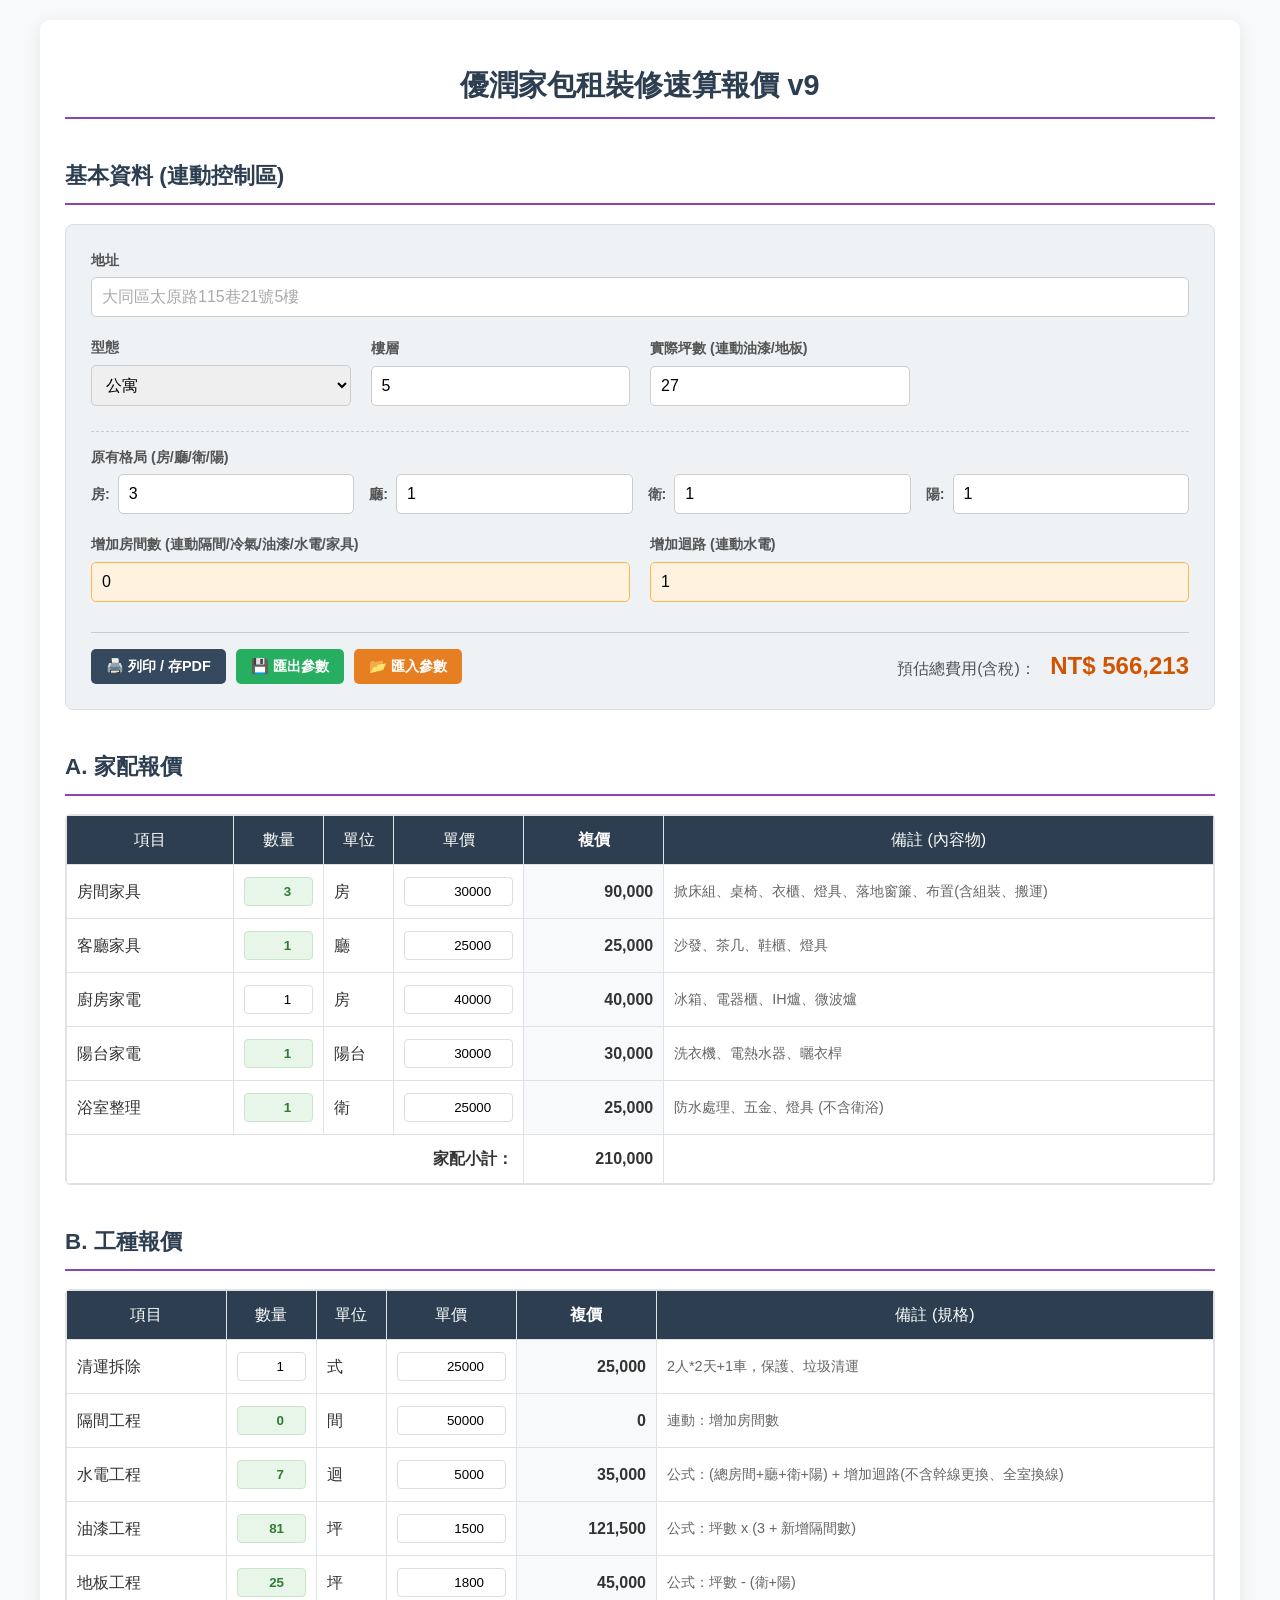
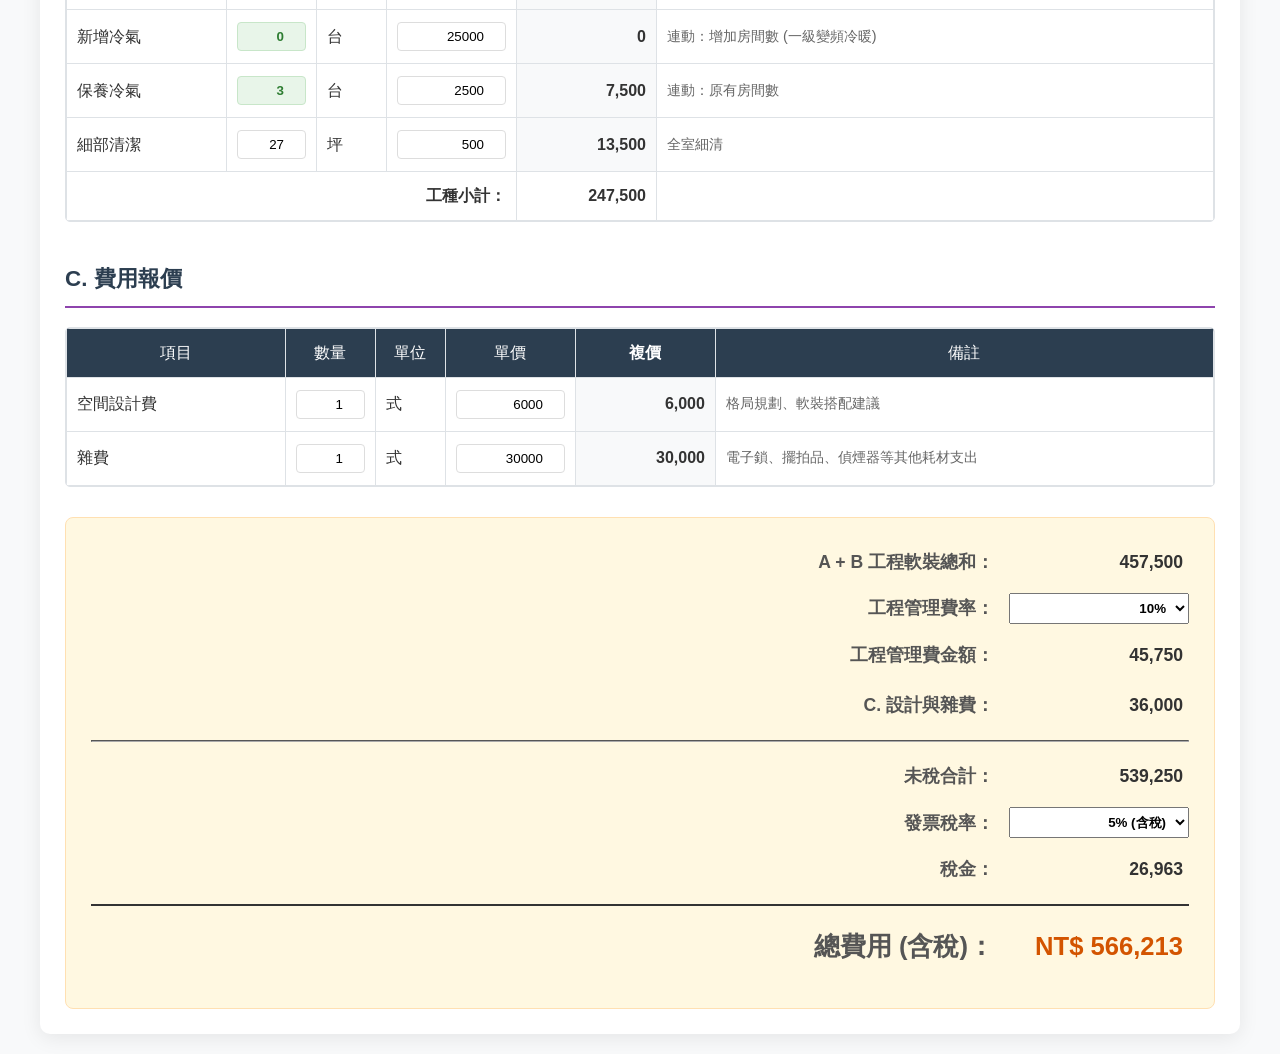
<file: YR+_Price Quote_v9.html>
<!DOCTYPE html>
<html lang="zh-TW">
<head>
    <meta charset="UTF-8">
    <meta name="viewport" content="width=device-width, initial-scale=1.0">
    <title>優潤家包租裝修速算報價 v9 </title>
    <style>
        :root {
            --primary-color: #2c3e50;
            --accent-color: #8e44ad; /* 改為紫色系 v9 */
            --bg-color: #f8f9fa;
            --border-color: #dee2e6;
            --input-bg: #fff;
            --driver-bg: #fff3e0;
            --driver-border: #ffb74d;
            --auto-bg: #e8f5e9;
            --auto-text: #2e7d32;
        }

        *, *::before, *::after {
            box-sizing: border-box;
        }

        body {
            font-family: "Microsoft JhengHei", -apple-system, BlinkMacSystemFont, "Segoe UI", Roboto, Arial, sans-serif;
            margin: 0;
            padding: 20px;
            background-color: var(--bg-color);
            color: #333;
            line-height: 1.5;
        }

        .container {
            max-width: 1200px;
            margin: 0 auto;
            background: white;
            padding: 25px;
            box-shadow: 0 4px 20px rgba(0,0,0,0.08);
            border-radius: 10px;
        }

        h1, h2 {
            color: var(--primary-color);
            border-bottom: 2px solid var(--accent-color);
            padding-bottom: 10px;
        }

        h1 { text-align: center; margin-bottom: 30px; font-size: 1.8rem; }
        h2 { margin-top: 40px; font-size: 1.4rem; }
        
        /* --- Grid System --- */
        .basic-info-grid {
            display: grid;
            grid-template-columns: repeat(4, 1fr);
            gap: 20px;
            background: #eef2f5;
            padding: 25px;
            border-radius: 8px;
            border: 1px solid #ddd;
            align-items: end; /* 讓按鈕靠下對齊 */
        }

        .form-group {
            display: flex;
            flex-direction: column;
            min-width: 0;
        }

        .form-group label {
            font-weight: bold;
            font-size: 0.9rem;
            margin-bottom: 6px;
            color: #555;
        }

        .form-group input, .form-group select {
            width: 100%;
            padding: 10px;
            border: 1px solid #ccc;
            border-radius: 5px;
            font-size: 1rem;
            transition: border-color 0.2s;
        }

        .form-group input:focus, .form-group select:focus {
            border-color: var(--accent-color);
            outline: none;
        }

        .form-group.full-width { grid-column: span 4; }
        .form-group.span-2 { grid-column: span 2; }
        
        .layout-inputs {
            display: flex;
            gap: 15px;
            flex-wrap: wrap;
        }
        .layout-inputs div {
            flex: 1;
            min-width: 100px;
            display: flex;
            align-items: center;
        }
        .layout-inputs label {
            margin-right: 8px;
            margin-bottom: 0;
            white-space: nowrap;
        }

        /* --- Action Area (Buttons & Quick Total) --- */
        .action-area {
            grid-column: span 4;
            display: flex;
            justify-content: space-between;
            align-items: center;
            margin-top: 10px;
            padding-top: 15px;
            border-top: 1px solid #ccc;
            flex-wrap: wrap;
            gap: 15px;
        }

        .btn-group {
            display: flex;
            gap: 10px;
        }

        .btn {
            padding: 8px 15px;
            border: none;
            border-radius: 5px;
            cursor: pointer;
            font-weight: bold;
            color: white;
            transition: opacity 0.2s;
            font-size: 0.9rem;
        }
        .btn:hover { opacity: 0.9; }
        
        .btn-print { background-color: #34495e; }
        .btn-export { background-color: #27ae60; }
        .btn-import { background-color: #e67e22; }

        .quick-total-display {
            font-size: 1.5rem;
            font-weight: bold;
            color: #d35400;
        }
        .quick-total-label {
            font-size: 1rem;
            color: #555;
            margin-right: 10px;
        }

        /* --- Table Styling --- */
        .table-responsive {
            width: 100%;
            overflow-x: auto;
            margin-bottom: 30px;
            border: 1px solid var(--border-color);
            border-radius: 5px;
        }

        table {
            width: 100%;
            border-collapse: collapse;
            min-width: 700px;
        }

        th, td {
            border: 1px solid var(--border-color);
            padding: 12px 10px;
            vertical-align: middle;
        }

        th {
            background-color: var(--primary-color);
            color: white !important;
            text-align: center !important;
            font-weight: 500;
            white-space: nowrap;
        }

        .col-item { min-width: 120px; }
        .col-num { width: 90px; text-align: center; }
        .col-unit { width: 70px; text-align: center; }
        .col-price { width: 130px; text-align: right; }
        .col-total { width: 140px; text-align: right; font-weight: bold; }
        .col-remark { min-width: 180px; }
        
        td.col-total { background-color: #f8f9fa; }
        td.col-remark { color: #666; font-size: 0.9rem; }

        input.qty-input, input.price-input {
            width: 100%;
            padding: 6px;
            text-align: right;
            border: 1px solid #ddd;
            border-radius: 4px;
        }
        
        input.auto-calc {
            background-color: var(--auto-bg);
            color: var(--auto-text);
            font-weight: bold;
            border: 1px solid #c8e6c9;
            cursor: not-allowed;
        }
        
        .input-driver {
            background-color: var(--driver-bg);
            border-color: var(--driver-border) !important;
        }

        /* --- Summary Section --- */
        .summary-section {
            background-color: #fff8e1;
            padding: 25px;
            border-radius: 8px;
            border: 1px solid #ffe0b2;
            margin-top: 20px;
        }

        .summary-row {
            display: flex;
            justify-content: flex-end;
            align-items: center;
            margin-bottom: 12px;
            font-size: 1.1em;
            flex-wrap: wrap;
        }

        .summary-row label {
            margin-right: 15px;
            font-weight: bold;
            color: #555;
            text-align: right;
        }

        .summary-row span, .summary-row input, .summary-row select {
            width: 180px;
            text-align: right;
            font-weight: bold;
            padding: 6px;
        }

        .total-final {
            font-size: 1.6em;
            color: #d35400;
            border-top: 2px solid #333;
            padding-top: 15px;
            margin-top: 15px;
        }

        /* --- Print Styles --- */
        @media print {
            .no-print { display: none !important; }
            body { background-color: white; padding: 0; }
            .container { box-shadow: none; border: none; max-width: 100%; padding: 0; }
            .basic-info-grid { background: none; border: 1px solid #ccc; }
            .summary-section { background: none; border: 1px solid #ccc; }
            
            /* 強制列印背景色 (Chrome/Edge) */
            -webkit-print-color-adjust: exact;
            print-color-adjust: exact;
        }

        /* --- Media Queries --- */
        @media (max-width: 992px) {
            .basic-info-grid { grid-template-columns: repeat(2, 1fr); }
            .form-group.full-width { grid-column: span 2; }
            .action-area { grid-column: span 2; flex-direction: column-reverse; align-items: flex-end; }
        }

        @media (max-width: 600px) {
            .container { padding: 15px; }
            .basic-info-grid { grid-template-columns: 1fr; padding: 15px; }
            .form-group.full-width { grid-column: span 1; }
            .form-group.span-2 { grid-column: span 1; }
            .action-area { grid-column: span 1; }
            .summary-row { justify-content: space-between; }
            .summary-row label { text-align: left; margin-right: 0; flex: 1; }
            .summary-row span, .summary-row select { width: auto; min-width: 120px; }
        }
    </style>
</head>
<body>

<div class="container">
    <h1 class="no-print">優潤家包租裝修速算報價 v9 </h1>
    <h1 style="display:none;" class="print-only">房屋裝修報價單</h1>

    <h2>基本資料 (連動控制區)</h2>
    <div class="basic-info-grid">
        <div class="form-group full-width">
            <label>地址</label>
            <input type="text" id="info-address" value="大同區太原路115巷21號5樓" 
                   style="color: #aaa;" 
                   oninput="this.style.color='#333'">
        </div>

        <div class="form-group">
            <label>型態</label>
            <select id="info-type">
                <option value="公寓" selected>公寓</option>
                <option value="華廈">華廈</option>
                <option value="電梯社區">電梯社區</option>
                <option value="透天">透天</option>
            </select>
        </div>

        <div class="form-group">
            <label>樓層</label>
            <input type="text" id="info-floor" value="5">
        </div>

        <div class="form-group">
            <label>實際坪數 (連動油漆/地板)</label>
            <input type="number" id="info-ping" value="27" oninput="syncLogic()">
        </div>

        <div class="form-group"></div>

        <div class="form-group full-width" style="border-top: 1px dashed #ccc; padding-top: 15px; margin-top: 5px;">
            <label>原有格局 (房/廳/衛/陽)</label>
            <div class="layout-inputs">
                <div><label>房:</label> <input type="number" id="info-room" value="3" oninput="syncLogic()"></div>
                <div><label>廳:</label> <input type="number" id="info-hall" value="1" oninput="syncLogic()"></div>
                <div><label>衛:</label> <input type="number" id="info-bath" value="1" oninput="syncLogic()"></div>
                <div><label>陽:</label> <input type="number" id="info-balcony" value="1" oninput="syncLogic()"></div>
            </div>
        </div>

        <div class="form-group span-2">
            <label>增加房間數 (連動隔間/冷氣/油漆/水電/家具)</label>
            <input type="number" id="info-add-room" class="input-driver" value="0" oninput="syncLogic()">
        </div>

        <div class="form-group span-2">
            <label>增加迴路 (連動水電)</label>
            <input type="number" id="info-add-circuit" class="input-driver" value="1" oninput="syncLogic()">
        </div>

        <div class="action-area">
            <div class="btn-group no-print">
                <button class="btn btn-print" onclick="window.print()">🖨️ 列印 / 存PDF</button>
                <button class="btn btn-export" onclick="exportData()">💾 匯出參數</button>
                <button class="btn btn-import" onclick="triggerImport()">📂 匯入參數</button>
                <input type="file" id="file-input" style="display: none;" onchange="importData(this)">
            </div>
            <div>
                <span class="quick-total-label">預估總費用(含稅)：</span>
                <span id="quick-total" class="quick-total-display">0</span>
            </div>
        </div>
    </div>

    <h2>A. 家配報價</h2>
    <div class="table-responsive">
        <table id="table-furniture">
            <thead>
                <tr>
                    <th class="col-item">項目</th>
                    <th class="col-num">數量</th>
                    <th class="col-unit">單位</th>
                    <th class="col-price">單價</th>
                    <th class="col-total">複價</th>
                    <th class="col-remark">備註 (內容物)</th>
                </tr>
            </thead>
            <tbody>
                <tr>
                    <td>房間家具</td>
                    <td><input type="number" id="qty-room" class="qty-input auto-calc" value="3" oninput="calculate()"></td>
                    <td>房</td>
                    <td><input type="number" class="price-input" value="30000" oninput="calculate()"></td>
                    <td class="col-total row-total">0</td>
                    <td class="col-remark">掀床組、桌椅、衣櫃、燈具、落地窗簾、布置(含組裝、搬運)</td>
                </tr>
                <tr>
                    <td>客廳家具</td>
                    <td><input type="number" id="qty-hall" class="qty-input auto-calc" value="1" oninput="calculate()"></td>
                    <td>廳</td>
                    <td><input type="number" class="price-input" value="25000" oninput="calculate()"></td>
                    <td class="col-total row-total">0</td>
                    <td class="col-remark">沙發、茶几、鞋櫃、燈具</td>
                </tr>
                <tr>
                    <td>廚房家電</td>
                    <td><input type="number" class="qty-input" value="1" oninput="calculate()"></td>
                    <td>房</td>
                    <td><input type="number" class="price-input" value="40000" oninput="calculate()"></td>
                    <td class="col-total row-total">0</td>
                    <td class="col-remark">冰箱、電器櫃、IH爐、微波爐</td>
                </tr>
                <tr>
                    <td>陽台家電</td>
                    <td><input type="number" id="qty-balcony" class="qty-input auto-calc" value="1" oninput="calculate()"></td>
                    <td>陽台</td>
                    <td><input type="number" class="price-input" value="30000" oninput="calculate()"></td>
                    <td class="col-total row-total">0</td>
                    <td class="col-remark">洗衣機、電熱水器、曬衣桿</td>
                </tr>
                <tr>
                    <td>浴室整理</td>
                    <td><input type="number" id="qty-bath" class="qty-input auto-calc" value="1" oninput="calculate()"></td>
                    <td>衛</td>
                    <td><input type="number" class="price-input" value="25000" oninput="calculate()"></td>
                    <td class="col-total row-total">0</td>
                    <td class="col-remark">防水處理、五金、燈具 (不含衛浴)</td>
                </tr>
            </tbody>
            <tfoot>
                <tr>
                    <td colspan="4" style="text-align: right; font-weight: bold;">家配小計：</td>
                    <td id="subtotal-furniture" style="text-align: right; font-weight: bold;">0</td>
                    <td></td>
                </tr>
            </tfoot>
        </table>
    </div>

    <h2>B. 工種報價</h2>
    <div class="table-responsive">
        <table id="table-construction">
            <thead>
                <tr>
                    <th class="col-item">項目</th>
                    <th class="col-num">數量</th>
                    <th class="col-unit">單位</th>
                    <th class="col-price">單價</th>
                    <th class="col-total">複價</th>
                    <th class="col-remark">備註 (規格)</th>
                </tr>
            </thead>
            <tbody>
                <tr>
                    <td>清運拆除</td>
                    <td><input type="number" class="qty-input" value="1" oninput="calculate()"></td>
                    <td>式</td>
                    <td><input type="number" class="price-input" value="25000" oninput="calculate()"></td>
                    <td class="col-total row-total">0</td>
                    <td class="col-remark">2人*2天+1車，保護、垃圾清運</td>
                </tr>
                <tr>
                    <td>隔間工程</td>
                    <td><input type="number" id="qty-partition" class="qty-input auto-calc" value="0" oninput="calculate()"></td>
                    <td>間</td>
                    <td><input type="number" class="price-input" value="50000" oninput="calculate()"></td>
                    <td class="col-total row-total">0</td>
                    <td class="col-remark">連動：增加房間數</td>
                </tr>
                <tr>
                    <td>水電工程</td>
                    <td><input type="number" id="qty-wiring" class="qty-input auto-calc" value="7" oninput="calculate()"></td>
                    <td>迴</td>
                    <td><input type="number" class="price-input" value="5000" oninput="calculate()"></td>
                    <td class="col-total row-total">0</td>
                    <td class="col-remark">公式：(總房間+廳+衛+陽) + 增加迴路(不含幹線更換、全室換線)</td>
                </tr>
                <tr>
                    <td>油漆工程</td>
                    <td><input type="number" id="qty-paint" class="qty-input auto-calc" value="81" oninput="calculate()"></td>
                    <td>坪</td>
                    <td><input type="number" class="price-input" value="1500" oninput="calculate()"></td>
                    <td class="col-total row-total">0</td>
                    <td class="col-remark">公式：坪數 x (3 + 新增隔間數)</td>
                </tr>
                <tr>
                    <td>地板工程</td>
                    <td><input type="number" id="qty-floor" class="qty-input auto-calc" value="25" oninput="calculate()"></td>
                    <td>坪</td>
                    <td><input type="number" class="price-input" value="1800" oninput="calculate()"></td>
                    <td class="col-total row-total">0</td>
                    <td class="col-remark">公式：坪數 - (衛+陽)</td>
                </tr>
                <tr>
                    <td>新增冷氣</td>
                    <td><input type="number" id="qty-ac-new" class="qty-input auto-calc" value="0" oninput="calculate()"></td>
                    <td>台</td>
                    <td><input type="number" class="price-input" value="25000" oninput="calculate()"></td>
                    <td class="col-total row-total">0</td>
                    <td class="col-remark">連動：增加房間數 (一級變頻冷暖)</td>
                </tr>
                <tr>
                    <td>保養冷氣</td>
                    <td><input type="number" id="qty-ac-maint" class="qty-input auto-calc" value="3" oninput="calculate()"></td>
                    <td>台</td>
                    <td><input type="number" class="price-input" value="2500" oninput="calculate()"></td>
                    <td class="col-total row-total">0</td>
                    <td class="col-remark">連動：原有房間數</td>
                </tr>
                <tr>
                    <td>細部清潔</td>
                    <td><input type="number" id="qty-clean" class="qty-input" value="27" oninput="calculate()"></td>
                    <td>坪</td>
                    <td><input type="number" class="price-input" value="500" oninput="calculate()"></td>
                    <td class="col-total row-total">0</td>
                    <td class="col-remark">全室細清</td>
                </tr>
            </tbody>
            <tfoot>
                <tr>
                    <td colspan="4" style="text-align: right; font-weight: bold;">工種小計：</td>
                    <td id="subtotal-construction" style="text-align: right; font-weight: bold;">0</td>
                    <td></td>
                </tr>
            </tfoot>
        </table>
    </div>

    <h2>C. 費用報價</h2>
    <div class="table-responsive">
        <table id="table-fees">
            <thead>
                <tr>
                    <th class="col-item">項目</th>
                    <th class="col-num">數量</th>
                    <th class="col-unit">單位</th>
                    <th class="col-price">單價</th>
                    <th class="col-total">複價</th>
                    <th class="col-remark">備註</th>
                </tr>
            </thead>
            <tbody>
                <tr>
                    <td>空間設計費</td>
                    <td><input type="number" class="qty-input" value="1" oninput="calculate()"></td>
                    <td>式</td>
                    <td><input type="number" class="price-input" value="6000" oninput="calculate()"></td>
                    <td class="col-total row-total">0</td>
                    <td class="col-remark">格局規劃、軟裝搭配建議</td>
                </tr>
                <tr>
                    <td>雜費</td>
                    <td><input type="number" class="qty-input" value="1" oninput="calculate()"></td>
                    <td>式</td>
                    <td><input type="number" class="price-input" value="30000" oninput="calculate()"></td>
                    <td class="col-total row-total">0</td>
                    <td class="col-remark">電子鎖、擺拍品、偵煙器等其他耗材支出</td>
                </tr>
            </tbody>
        </table>
    </div>

    <div class="summary-section">
        <div class="summary-row">
            <label>A + B 工程軟裝總和：</label>
            <span id="sum-ab">0</span>
        </div>
        
        <div class="summary-row">
            <label>工程管理費率：</label>
            <select id="mgmt-rate" class="dropdown-select" onchange="calculate()">
                <option value="0.05">5%</option>
                <option value="0.08">8%</option>
                <option value="0.10" selected>10%</option>
                <option value="0.12">12%</option>
                <option value="0.15">15%</option>
                <option value="0">不收</option>
            </select>
        </div>
        <div class="summary-row">
            <label>工程管理費金額：</label>
            <span id="mgmt-fee">0</span>
        </div>
        
        <div class="summary-row">
            <label>C. 設計與雜費：</label>
            <span id="sum-c">0</span>
        </div>

        <hr style="border-color: #aaa; margin: 15px 0;">

        <div class="summary-row">
            <label>未稅合計：</label>
            <span id="total-pretax">0</span>
        </div>

        <div class="summary-row">
            <label>發票稅率：</label>
            <select id="tax-rate" class="dropdown-select" onchange="calculate()">
                <option value="0.05" selected>5% (含稅)</option>
                <option value="0">0% (未稅)</option>
            </select>
        </div>
        
        <div class="summary-row">
            <label>稅金：</label>
            <span id="tax-amount">0</span>
        </div>

        <div class="summary-row total-final">
            <label>總費用 (含稅)：</label>
            <span id="grand-total">0</span>
        </div>
    </div>

</div>

<script>
    function formatNumber(num) {
        return num.toLocaleString('zh-TW', { minimumFractionDigits: 0, maximumFractionDigits: 0 });
    }

    function parseInput(val) {
        return parseFloat(val) || 0;
    }

    function syncLogic() {
        const ping = parseInput(document.getElementById('info-ping').value);
        const origRoom = parseInput(document.getElementById('info-room').value); 
        const hall = parseInput(document.getElementById('info-hall').value);
        const bath = parseInput(document.getElementById('info-bath').value);
        const balcony = parseInput(document.getElementById('info-balcony').value);
        
        const addRoom = parseInput(document.getElementById('info-add-room').value);
        const addCircuit = parseInput(document.getElementById('info-add-circuit').value);

        const totalRoom = origRoom + addRoom;

        // 家配
        document.getElementById('qty-room').value = totalRoom;
        document.getElementById('qty-hall').value = hall;
        document.getElementById('qty-bath').value = bath;
        document.getElementById('qty-balcony').value = balcony;

        // 工種
        document.getElementById('qty-partition').value = addRoom;
        
        const totalSpaces = totalRoom + hall + bath + balcony;
        document.getElementById('qty-wiring').value = totalSpaces + addCircuit;

        // 油漆公式 = 坪數 * (3 + 新增隔間數)
        document.getElementById('qty-paint').value = ping * (3 + addRoom);

        let floorQty = ping - bath - balcony;
        if(floorQty < 0) floorQty = 0;
        document.getElementById('qty-floor').value = floorQty;

        document.getElementById('qty-ac-new').value = addRoom;
        document.getElementById('qty-ac-maint').value = origRoom;
        document.getElementById('qty-clean').value = ping;

        calculate();
    }

    function calculateTable(tableId) {
        const table = document.getElementById(tableId);
        const rows = table.querySelectorAll('tbody tr');
        let tableSum = 0;

        rows.forEach(row => {
            const qtyInput = row.querySelector('.qty-input');
            const priceInput = row.querySelector('.price-input');
            
            if(qtyInput && priceInput) {
                const qty = parseInput(qtyInput.value);
                const price = parseInput(priceInput.value);
                const total = qty * price;
                
                row.querySelector('.row-total').textContent = formatNumber(total);
                tableSum += total;
            }
        });

        return tableSum;
    }

    function calculate() {
        const subFurniture = calculateTable('table-furniture');
        const subConstruction = calculateTable('table-construction');
        const subFeesMisc = calculateTable('table-fees'); 

        document.getElementById('subtotal-furniture').textContent = formatNumber(subFurniture);
        document.getElementById('subtotal-construction').textContent = formatNumber(subConstruction);
        document.getElementById('sum-ab').textContent = formatNumber(subFurniture + subConstruction);

        const sumAB = subFurniture + subConstruction;
        const mgmtRate = parseFloat(document.getElementById('mgmt-rate').value);
        const mgmtFee = Math.round(sumAB * mgmtRate);
        
        document.getElementById('mgmt-fee').textContent = formatNumber(mgmtFee);
        document.getElementById('sum-c').textContent = formatNumber(subFeesMisc);

        const totalPreTax = sumAB + mgmtFee + subFeesMisc;
        document.getElementById('total-pretax').textContent = formatNumber(totalPreTax);

        const taxRate = parseFloat(document.getElementById('tax-rate').value);
        const taxAmount = Math.round(totalPreTax * taxRate);
        document.getElementById('tax-amount').textContent = formatNumber(taxAmount);

        const grandTotal = totalPreTax + taxAmount;
        const grandTotalStr = "NT$ " + formatNumber(grandTotal);
        
        document.getElementById('grand-total').textContent = grandTotalStr;
        
        // 更新上方快速總價
        document.getElementById('quick-total').textContent = grandTotalStr;
    }

    // --- 匯出功能 ---
    function exportData() {
        const data = {
            address: document.getElementById('info-address').value,
            type: document.getElementById('info-type').value,
            floor: document.getElementById('info-floor').value,
            ping: document.getElementById('info-ping').value,
            room: document.getElementById('info-room').value,
            hall: document.getElementById('info-hall').value,
            bath: document.getElementById('info-bath').value,
            balcony: document.getElementById('info-balcony').value,
            addRoom: document.getElementById('info-add-room').value,
            addCircuit: document.getElementById('info-add-circuit').value,
            mgmtRate: document.getElementById('mgmt-rate').value,
            taxRate: document.getElementById('tax-rate').value
        };

        const jsonStr = JSON.stringify(data, null, 2);
        const blob = new Blob([jsonStr], {type: "application/json"});
        const url = URL.createObjectURL(blob);
        
        const a = document.createElement('a');
        a.href = url;
        a.download = "裝修報價_" + new Date().toISOString().slice(0,10) + ".json";
        document.body.appendChild(a);
        a.click();
        document.body.removeChild(a);
    }

    // --- 匯入功能 ---
    function triggerImport() {
        document.getElementById('file-input').click();
    }

    function importData(input) {
        const file = input.files[0];
        if (!file) return;

        const reader = new FileReader();
        reader.onload = function(e) {
            try {
                const data = JSON.parse(e.target.result);
                
                if(data.address) { document.getElementById('info-address').value = data.address; document.getElementById('info-address').style.color = '#333'; }
                if(data.type) document.getElementById('info-type').value = data.type;
                if(data.floor) document.getElementById('info-floor').value = data.floor;
                if(data.ping) document.getElementById('info-ping').value = data.ping;
                if(data.room) document.getElementById('info-room').value = data.room;
                if(data.hall) document.getElementById('info-hall').value = data.hall;
                if(data.bath) document.getElementById('info-bath').value = data.bath;
                if(data.balcony) document.getElementById('info-balcony').value = data.balcony;
                if(data.addRoom) document.getElementById('info-add-room').value = data.addRoom;
                if(data.addCircuit) document.getElementById('info-add-circuit').value = data.addCircuit;
                if(data.mgmtRate) document.getElementById('mgmt-rate').value = data.mgmtRate;
                if(data.taxRate) document.getElementById('tax-rate').value = data.taxRate;

                // 重新計算並連動
                syncLogic();
                alert("參數匯入成功！");
            } catch (err) {
                alert("匯入失敗，檔案格式可能錯誤。");
            }
        };
        reader.readAsText(file);
        // 重置 input 讓同檔名可以再次選取
        input.value = ''; 
    }

    window.onload = function() {
        syncLogic();
    };
</script>

</body>

</html>
</file>
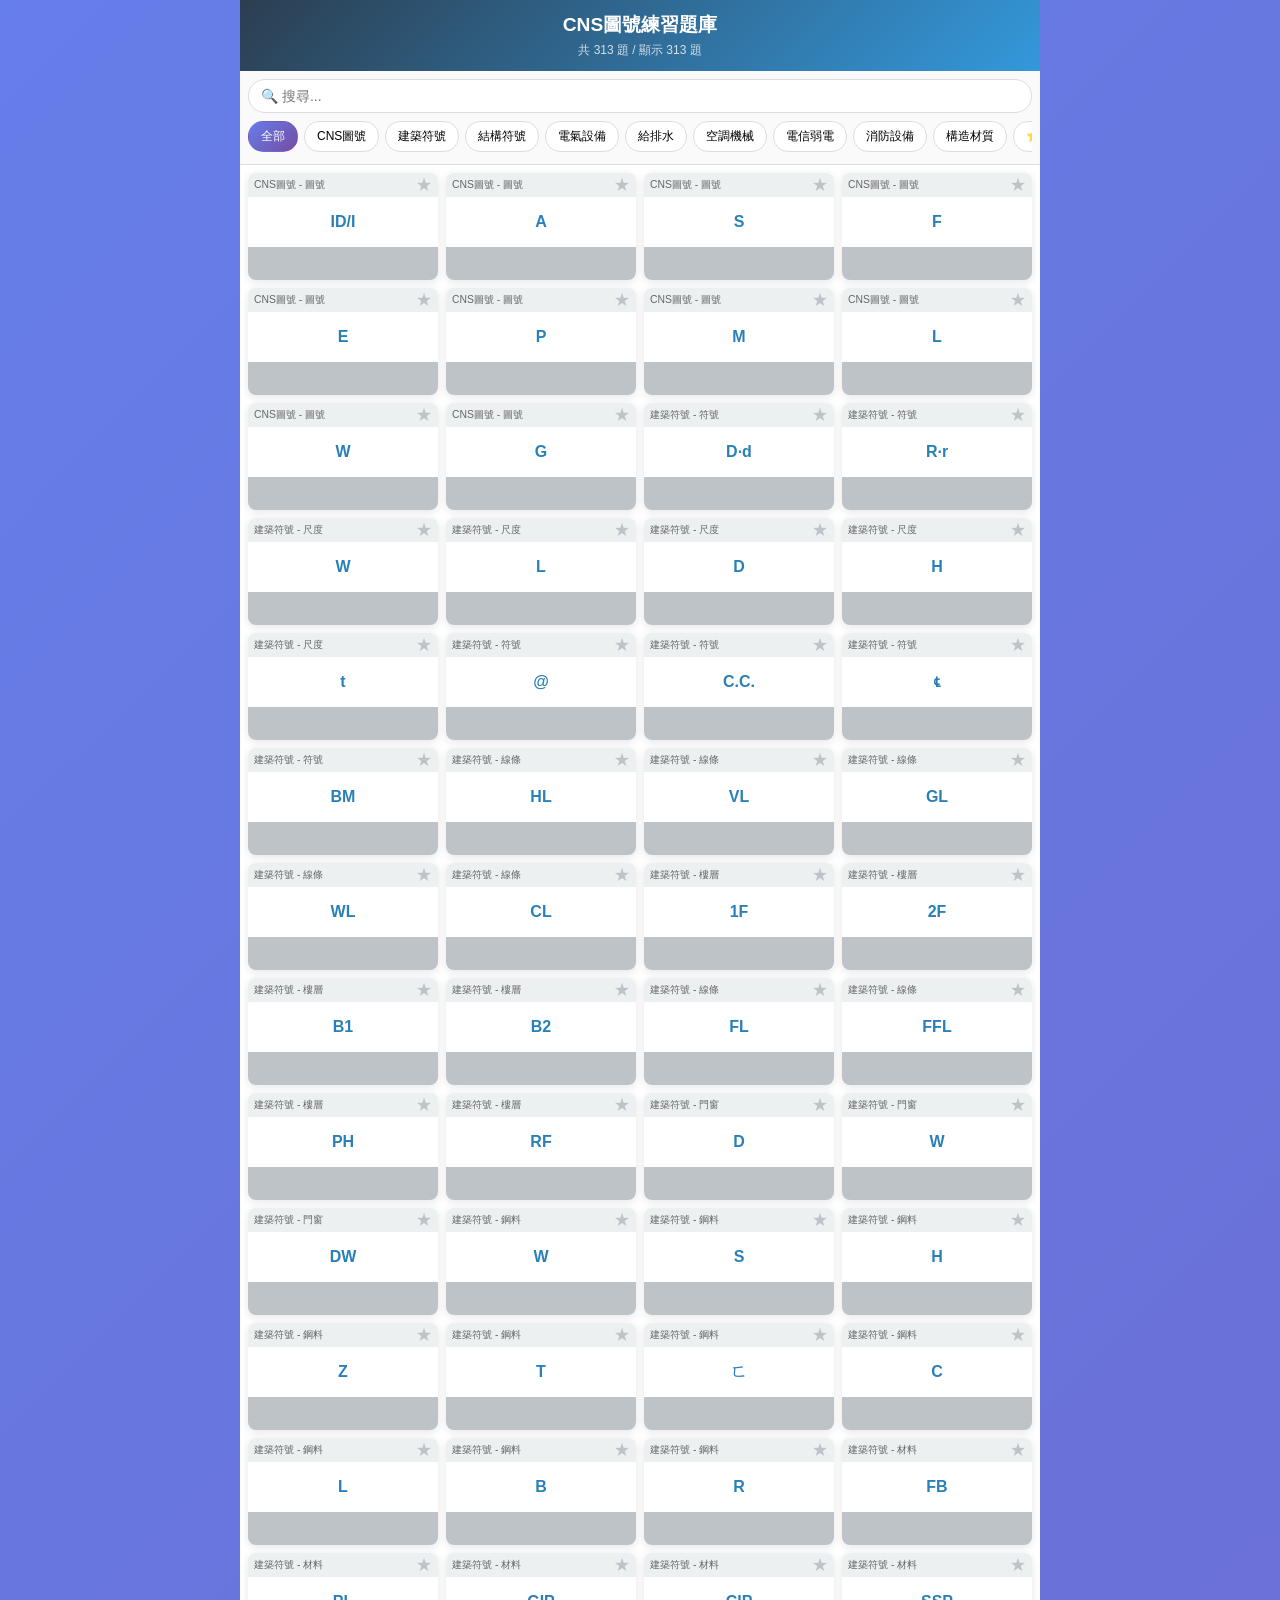
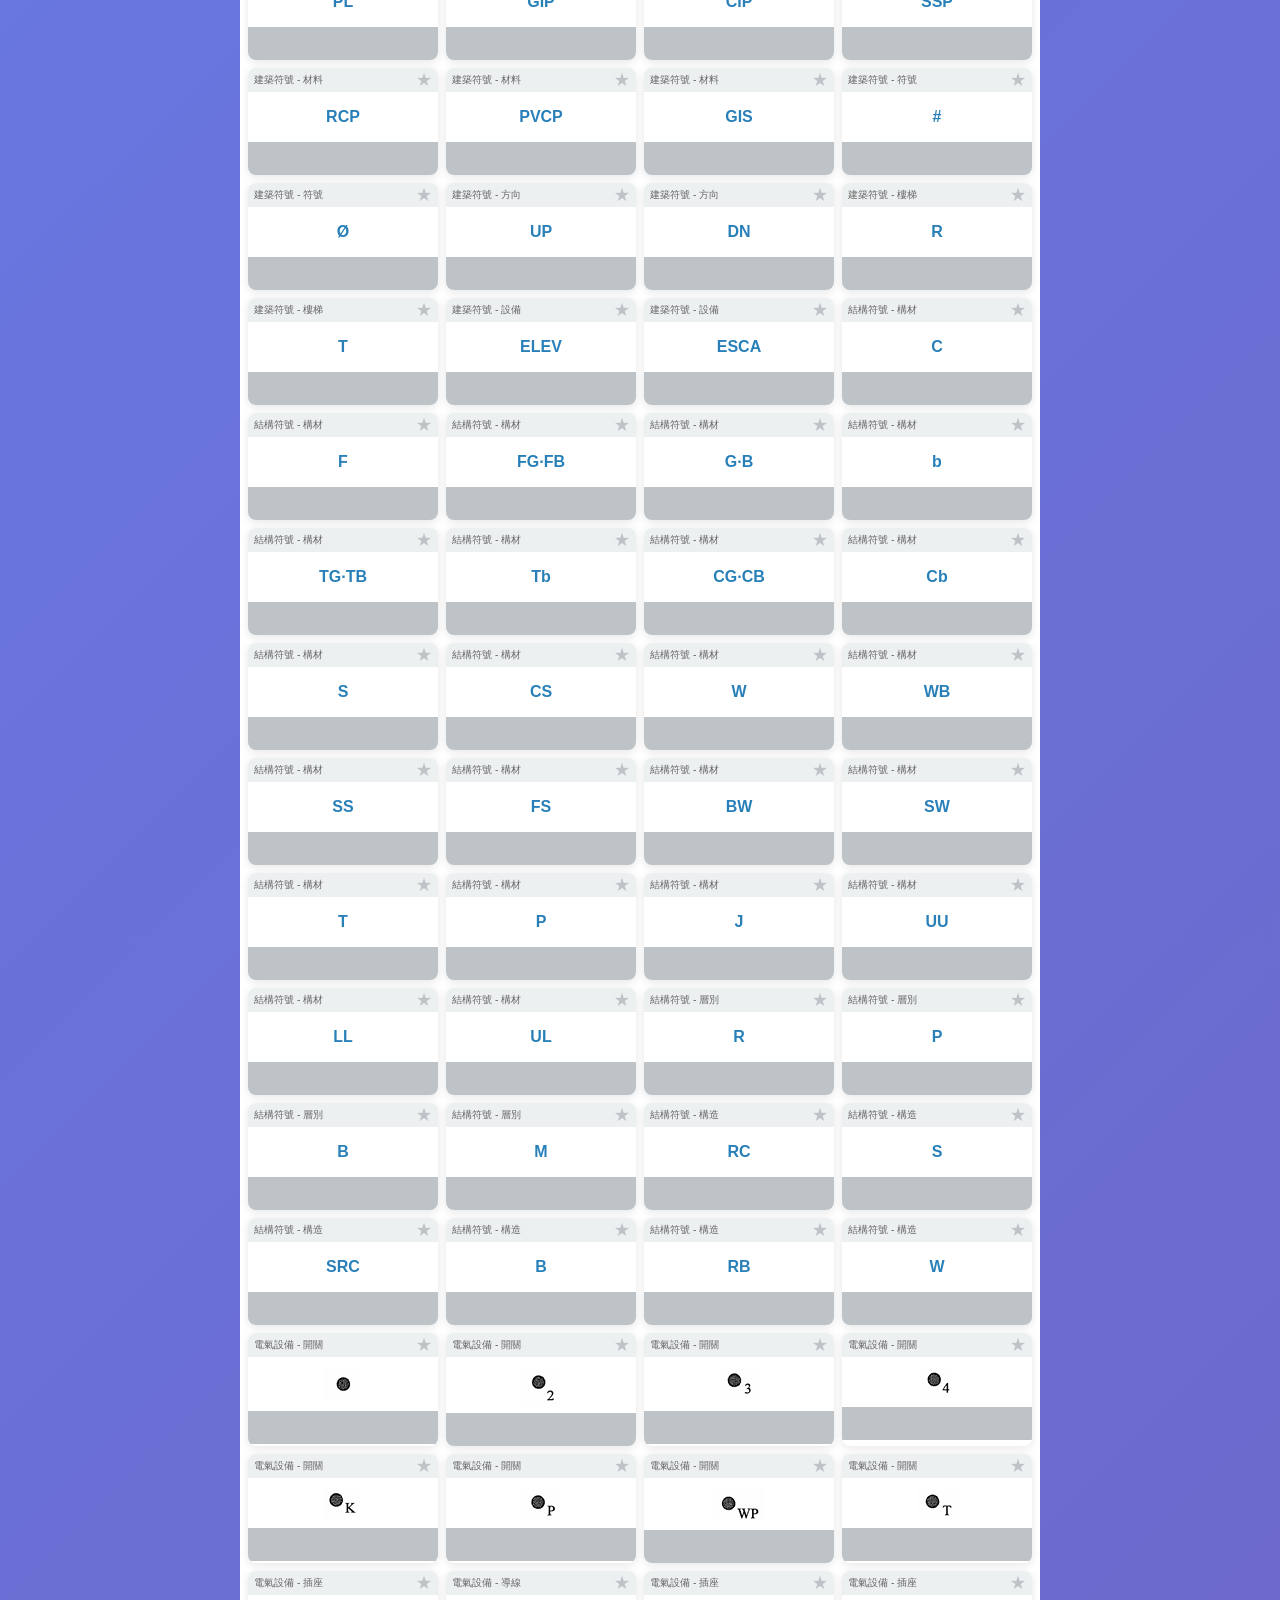
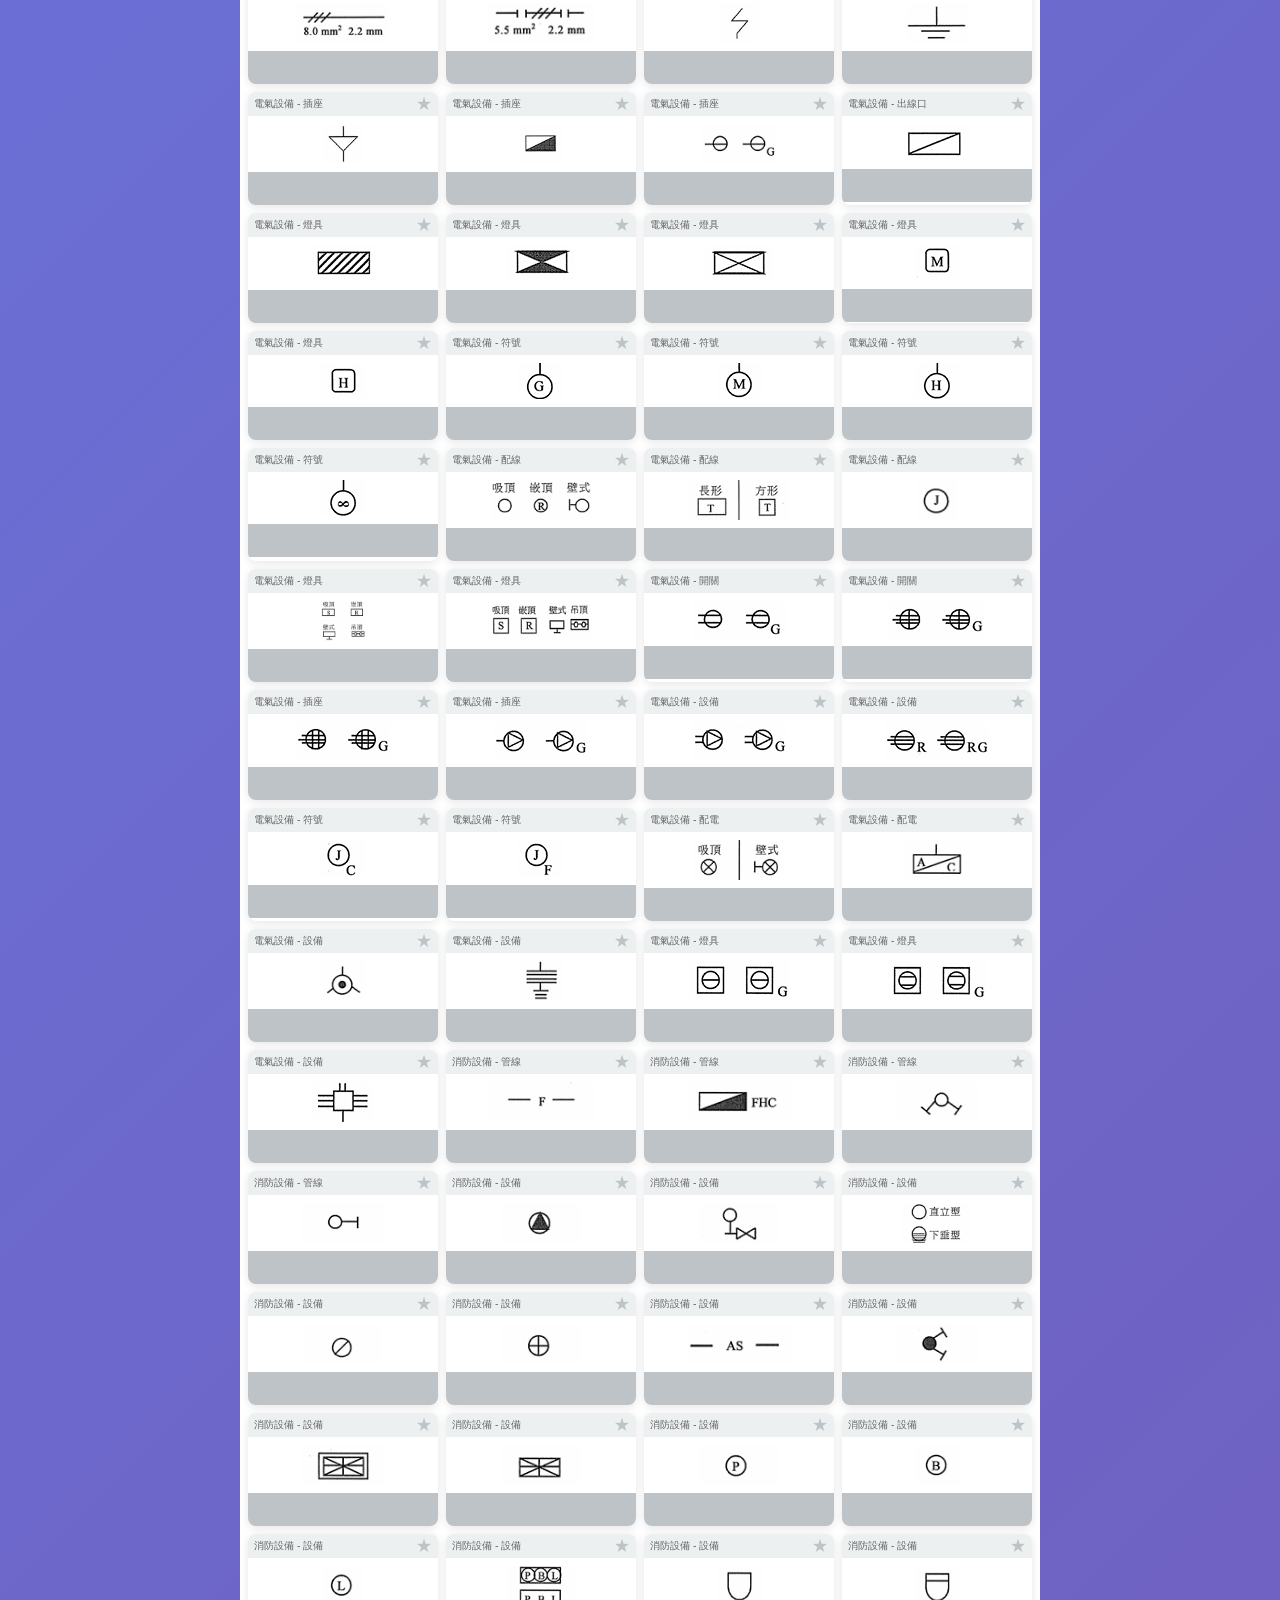
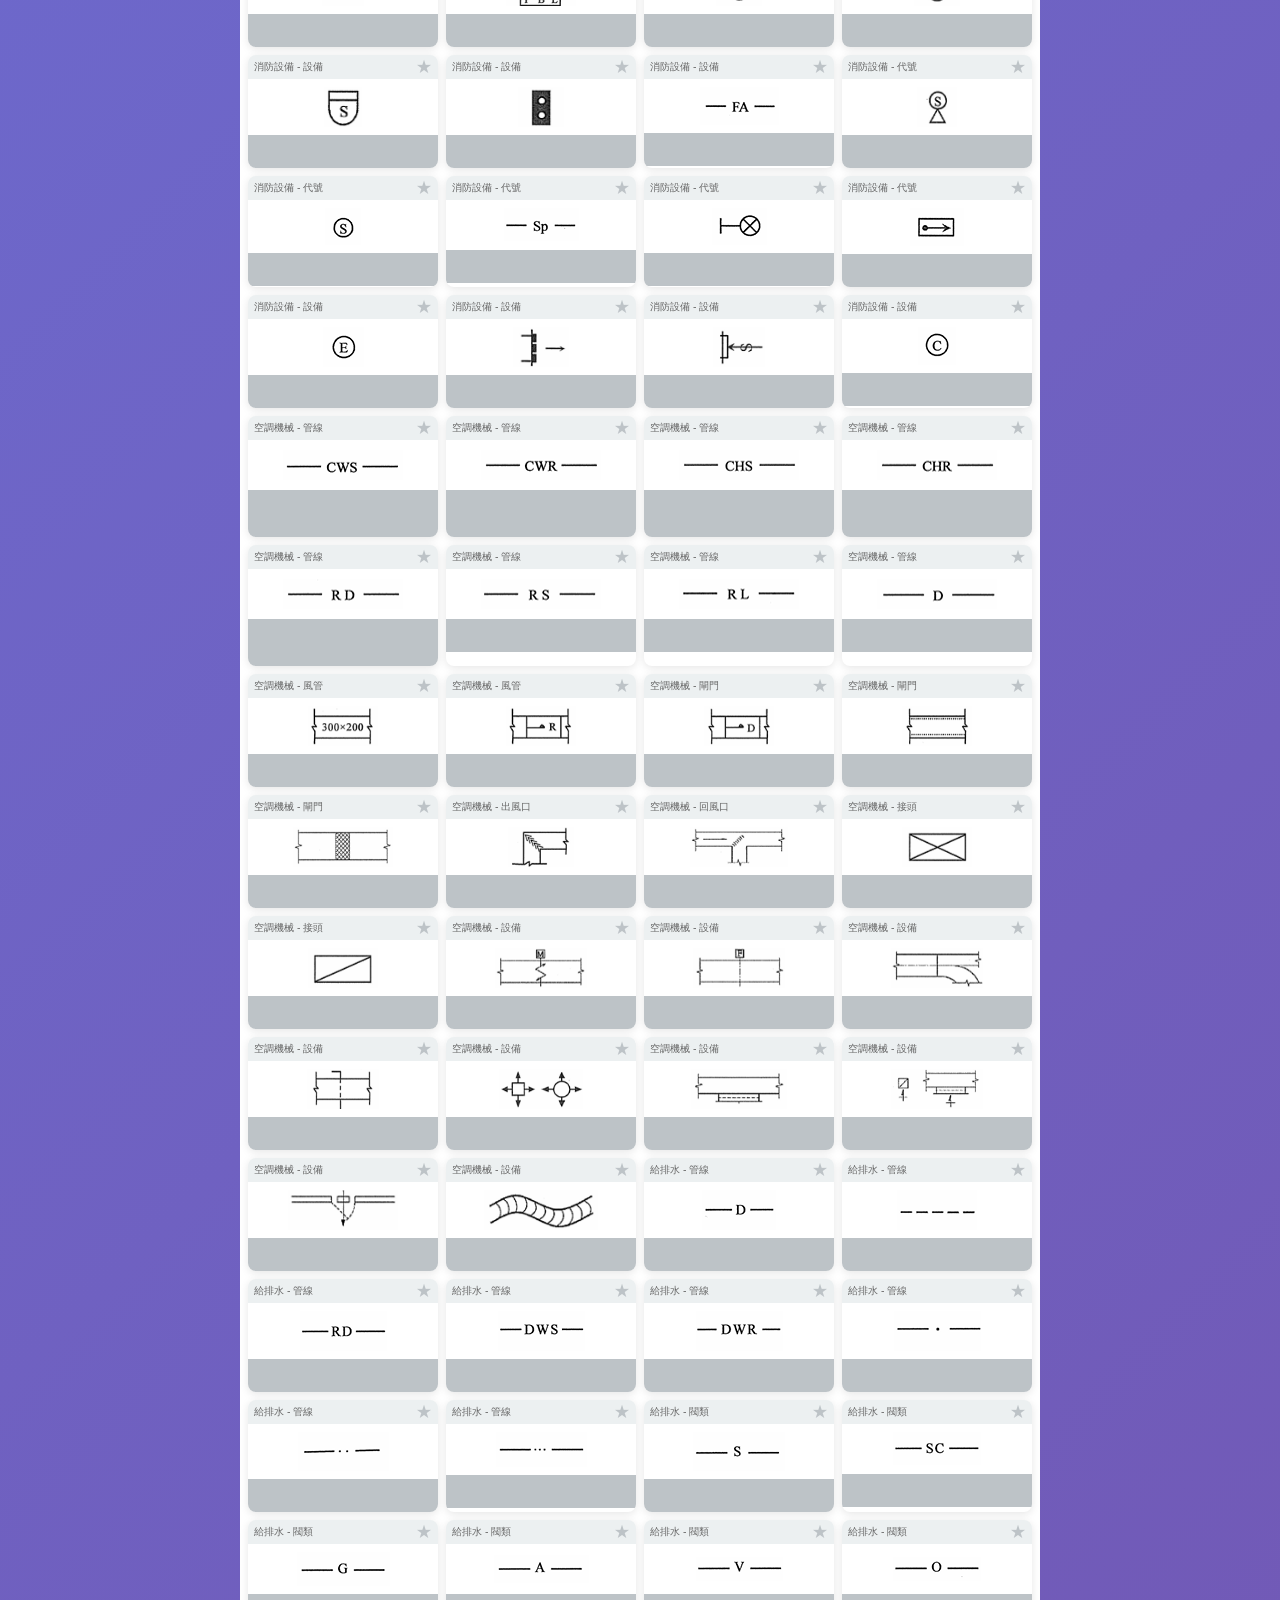
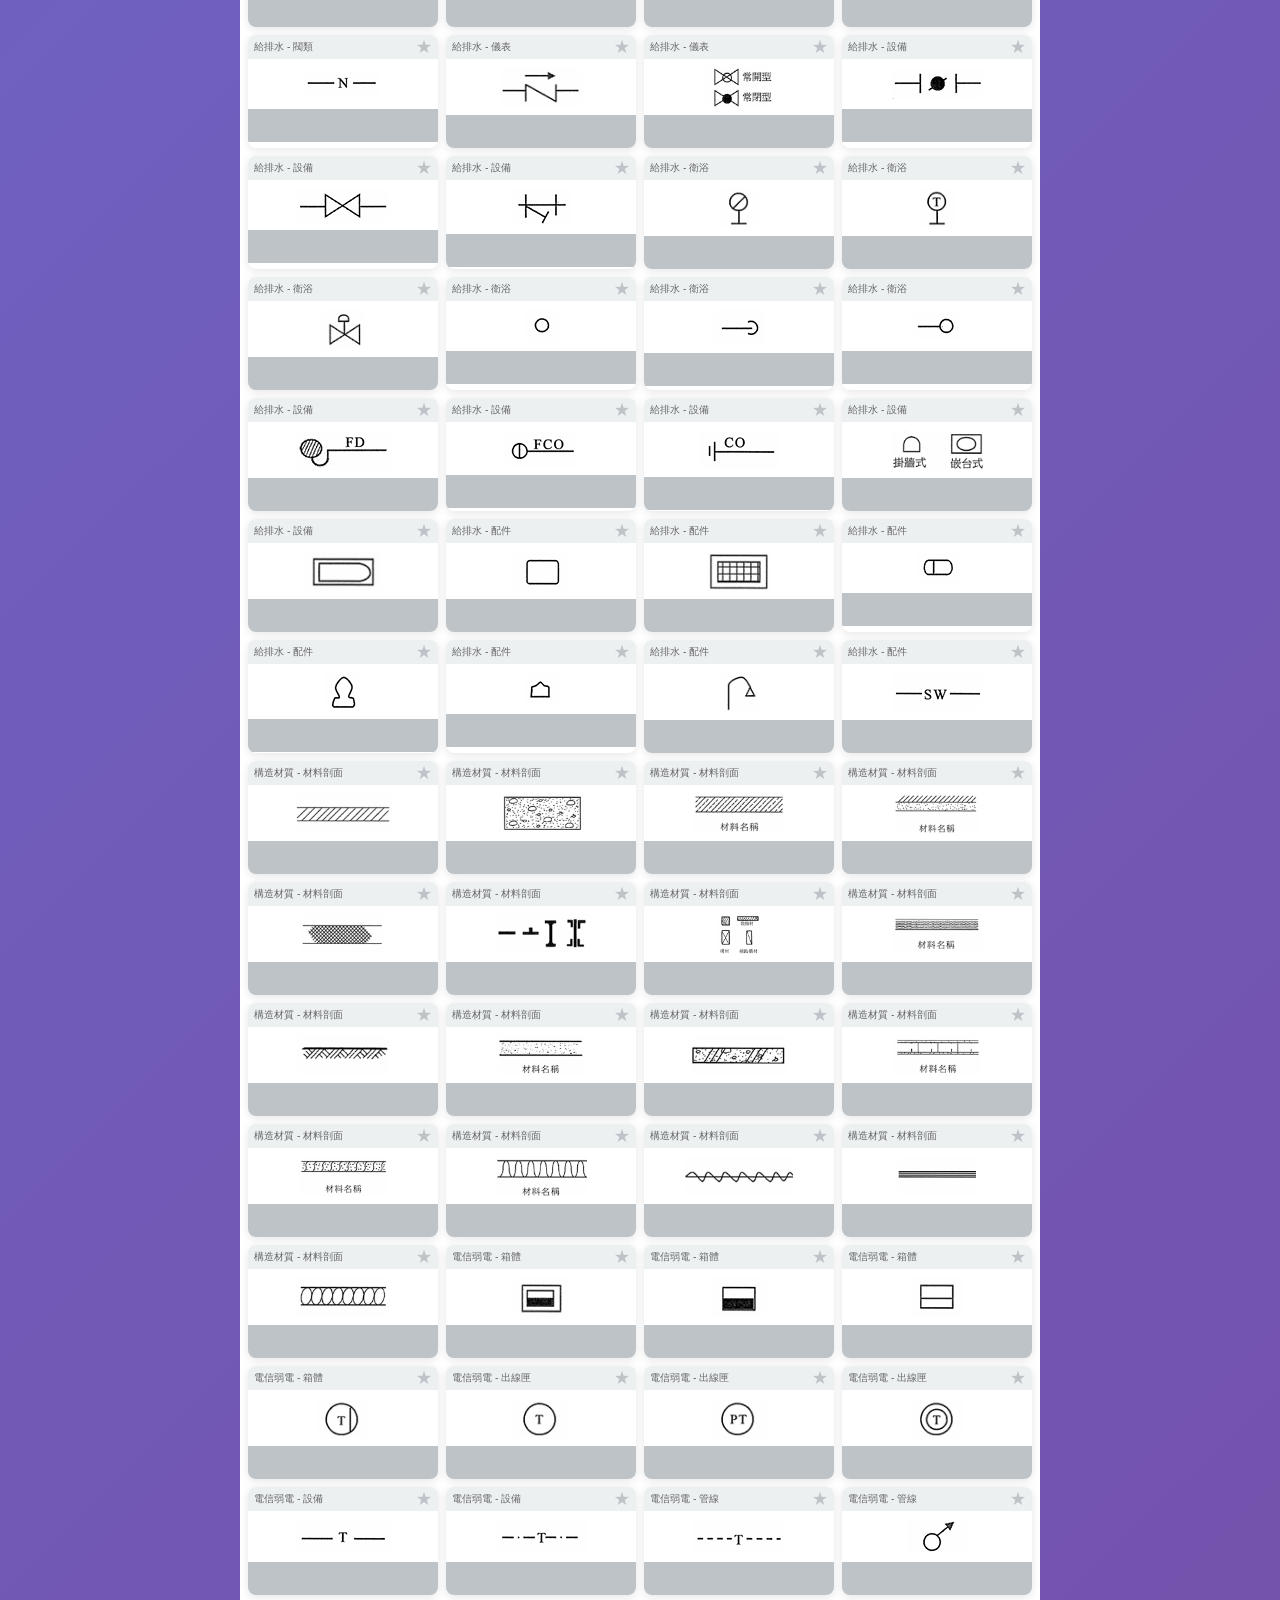
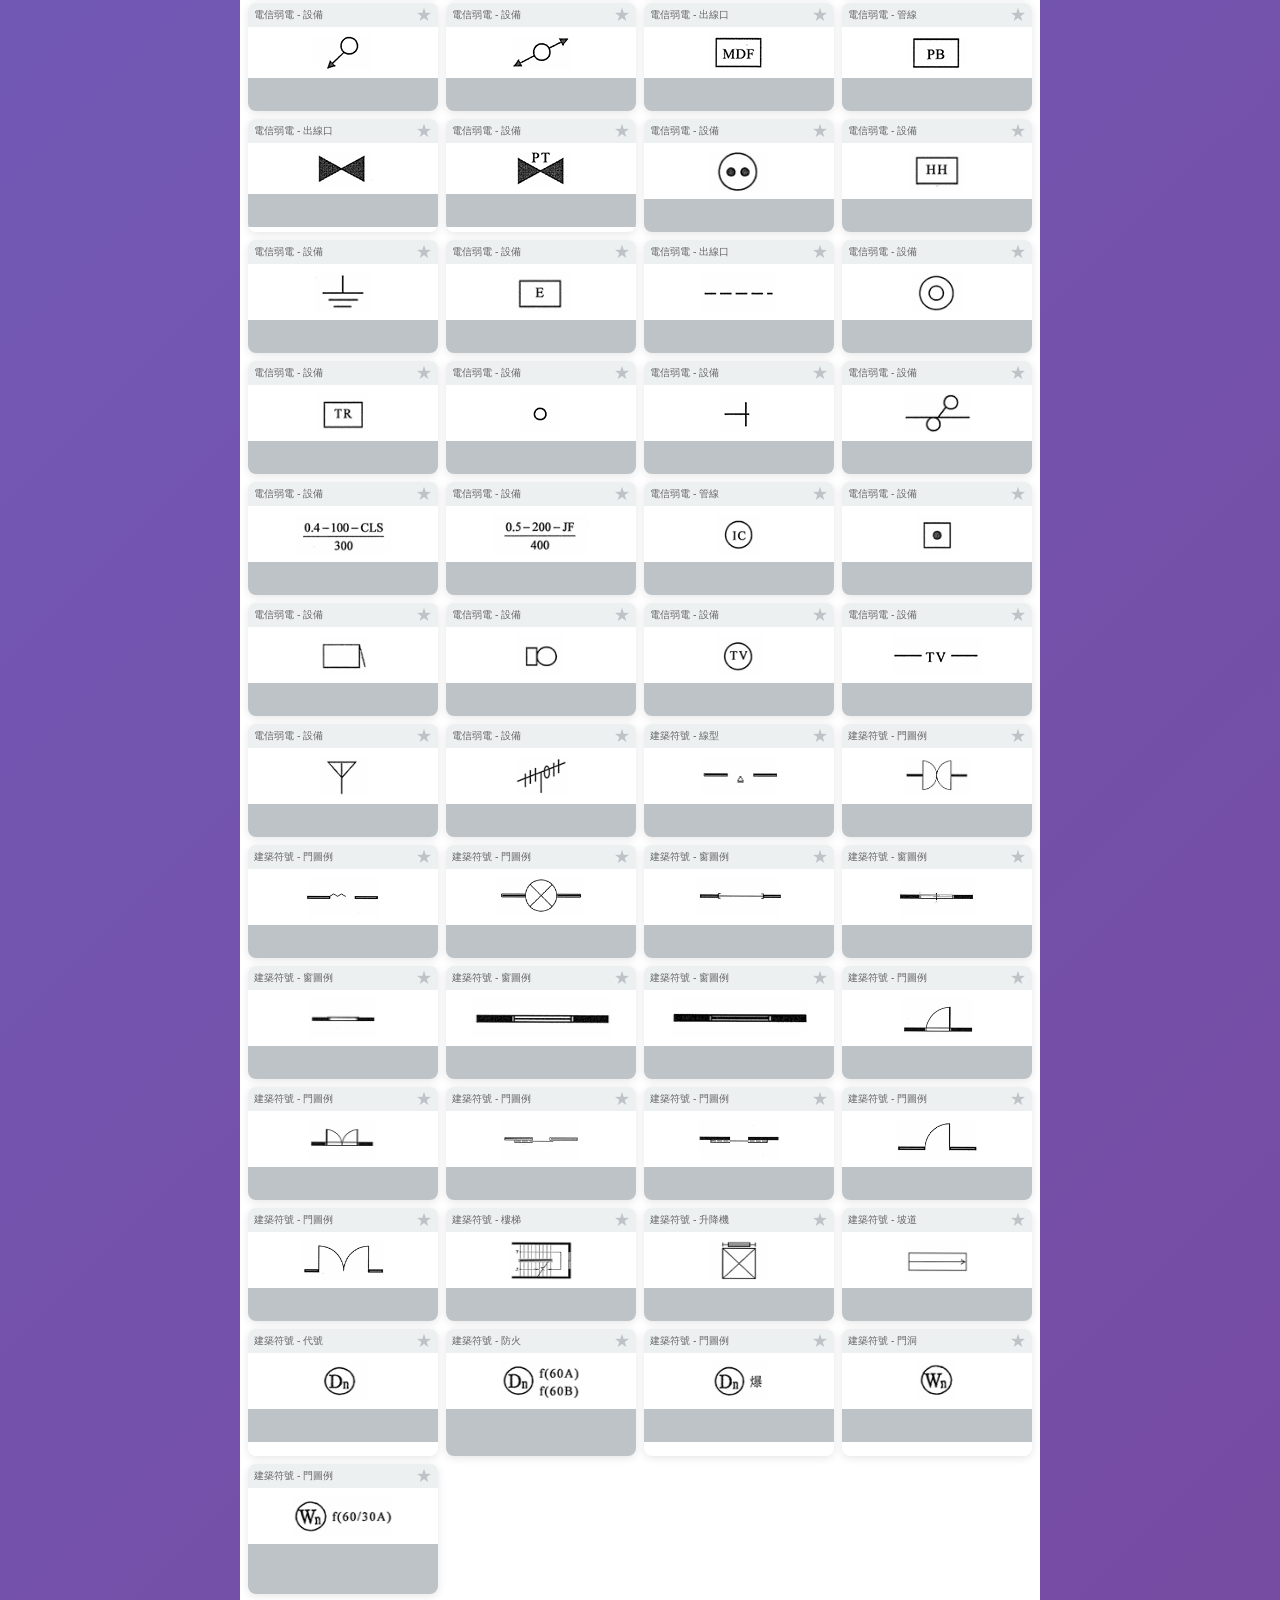
<file: 12600/CNS_quiz.html>
<!DOCTYPE html>
<html lang="zh-TW">

<head>
    <meta charset="UTF-8">
    <meta name="viewport" content="width=device-width, initial-scale=1.0">
    <title>CNS圖號練習題庫 v1.3</title>
    <style>
        :root {
            --accent: #2980b9;
            --mask-color: #bdc3c7;
        }

        * {
            box-sizing: border-box;
            margin: 0;
            padding: 0;
        }

        body {
            font-family: "Microsoft JhengHei", sans-serif;
            background: linear-gradient(135deg, #667eea, #764ba2);
            min-height: 100vh;
        }

        .container {
            max-width: 800px;
            margin: 0 auto;
            background: white;
            min-height: 100vh;
            display: flex;
            flex-direction: column;
        }

        header {
            background: linear-gradient(135deg, #2c3e50, #3498db);
            color: white;
            padding: 12px;
            text-align: center;
            position: sticky;
            top: 0;
            z-index: 100;
        }

        h1 {
            font-size: 1.2rem;
        }

        .subtitle {
            font-size: 0.75rem;
            opacity: 0.8;
            margin-top: 4px;
        }

        .controls {
            padding: 8px;
            border-bottom: 1px solid #ddd;
            background: #fafafa;
            position: sticky;
            top: 52px;
            z-index: 99;
        }

        .search-box {
            width: 100%;
            padding: 8px 12px;
            margin-bottom: 8px;
            border: 1px solid #ddd;
            border-radius: 20px;
            font-size: 14px;
        }

        .filter-scroll {
            overflow-x: auto;
            white-space: nowrap;
            -webkit-overflow-scrolling: touch;
            scrollbar-width: none;
            padding-bottom: 4px;
        }

        .filter-scroll::-webkit-scrollbar {
            display: none;
        }

        .filter-group {
            display: inline-flex;
            gap: 6px;
        }

        .btn {
            padding: 6px 12px;
            border: 1px solid #ddd;
            border-radius: 15px;
            background: white;
            cursor: pointer;
            font-size: 12px;
            white-space: nowrap;
            flex-shrink: 0;
        }

        .btn.active {
            background: linear-gradient(135deg, #667eea, #764ba2);
            color: white;
            border-color: transparent;
        }

        .btn-toggle {
            background: #e67e22;
            color: white;
            border: none;
        }

        .quiz-grid {
            display: grid;
            grid-template-columns: repeat(3, 1fr);
            gap: 8px;
            padding: 8px;
            flex: 1;
            align-content: start;
        }

        .quiz-card {
            background: white;
            border-radius: 8px;
            box-shadow: 0 2px 8px rgba(0, 0, 0, 0.1);
            overflow: hidden;
            cursor: pointer;
        }

        .card-header {
            background: #ecf0f1;
            padding: 4px 6px;
            font-size: 0.65rem;
            color: #666;
            display: flex;
            justify-content: space-between;
            align-items: center;
        }

        .star-btn {
            font-size: 1rem;
            color: #bdc3c7;
            cursor: pointer;
            transition: color 0.2s;
            line-height: 1;
        }

        .star-btn.active {
            color: #f1c40f;
        }

        .card-body {
            padding: 8px;
            text-align: center;
            min-height: 50px;
            display: flex;
            align-items: center;
            justify-content: center;
            background: #fff;
        }

        .card-body img {
            max-width: 100%;
            max-height: 40px;
            object-fit: contain;
        }

        .card-body .text-symbol {
            font-size: 1rem;
            font-weight: bold;
            color: var(--accent);
        }

        .card-answer {
            padding: 8px 4px;
            background: var(--mask-color);
            color: transparent;
            text-align: center;
            font-size: 0.75rem;
            font-weight: bold;
            min-height: 32px;
            display: flex;
            align-items: center;
            justify-content: center;
        }

        .quiz-card.revealed .card-answer {
            background: linear-gradient(135deg, #2ecc71, #27ae60);
            color: white;
        }

        @media (min-width: 600px) {
            .quiz-grid {
                grid-template-columns: repeat(4, 1fr);
            }
        }

        @media (max-width: 400px) {
            .quiz-grid {
                grid-template-columns: repeat(2, 1fr);
            }
        }
    </style>
</head>

<body>
    <div class="container">
        <header>
            <h1>CNS圖號練習題庫</h1>
            <div class="subtitle" id="stats">載入中...</div>
        </header>
        <div class="controls">
            <input type="text" class="search-box" id="searchInput" placeholder="🔍 搜尋...">
            <div class="filter-scroll">
                <div class="filter-group">
                    <button class="btn active" data-filter="all">全部</button>
                    <button class="btn" data-filter="CNS">CNS圖號</button>
                    <button class="btn" data-filter="ARCH">建築符號</button>
                    <button class="btn" data-filter="STRUCT">結構符號</button>
                    <button class="btn" data-filter="E">電氣設備</button>
                    <button class="btn" data-filter="P">給排水</button>
                    <button class="btn" data-filter="M">空調機械</button>
                    <button class="btn" data-filter="T">電信弱電</button>
                    <button class="btn" data-filter="FIRE">消防設備</button>
                    <button class="btn" data-filter="MAT">構造材質</button>
                    <button class="btn" data-filter="unfamiliar">⭐ 不熟標記</button>
                    <button class="btn btn-toggle" onclick="toggleAll()">👁️</button>
                </div>
            </div>
        </div>
        <div class="quiz-grid" id="quizGrid"></div>
    </div>

    <script>
        const db = [
            // === CNS 圖號代號 (CNS_13) ===
            { c: "CNS", q: "ID/I", d: "圖號", a: "室內裝修圖" },
            { c: "CNS", q: "A", d: "圖號", a: "建築圖" },
            { c: "CNS", q: "S", d: "圖號", a: "結構圖" },
            { c: "CNS", q: "F", d: "圖號", a: "消防設備圖" },
            { c: "CNS", q: "E", d: "圖號", a: "電氣設備圖" },
            { c: "CNS", q: "P", d: "圖號", a: "給排水衛生設備圖" },
            { c: "CNS", q: "M", d: "圖號", a: "空調及機械設備圖" },
            { c: "CNS", q: "L", d: "圖號", a: "環境景觀植栽圖" },
            { c: "CNS", q: "W", d: "圖號", a: "汙水處理設施圖" },
            { c: "CNS", q: "G", d: "圖號", a: "瓦斯設備圖" },

            // === 常用符號 (CNS_15) ===
            // 尺度及位置
            { c: "ARCH", q: "D·d", d: "符號", a: "直徑" },
            { c: "ARCH", q: "R·r", d: "符號", a: "半徑" },
            { c: "ARCH", q: "W", d: "尺度", a: "寬度" },
            { c: "ARCH", q: "L", d: "尺度", a: "長度" },
            { c: "ARCH", q: "D", d: "尺度", a: "深度" },
            { c: "ARCH", q: "H", d: "尺度", a: "高度" },
            { c: "ARCH", q: "t", d: "尺度", a: "厚度" },
            { c: "ARCH", q: "@", d: "符號", a: "間隔" },
            { c: "ARCH", q: "C.C.", d: "符號", a: "中心間隔" },
            { c: "ARCH", q: "℄", d: "符號", a: "中心線" },
            { c: "ARCH", q: "BM", d: "符號", a: "水準點" },
            { c: "ARCH", q: "HL", d: "線條", a: "水平線" },
            { c: "ARCH", q: "VL", d: "線條", a: "垂直線" },
            { c: "ARCH", q: "GL", d: "線條", a: "地盤線" },
            { c: "ARCH", q: "WL", d: "線條", a: "牆面線" },
            { c: "ARCH", q: "CL", d: "線條", a: "天花板線" },
            { c: "ARCH", q: "1F", d: "樓層", a: "一樓地板面" },
            { c: "ARCH", q: "2F", d: "樓層", a: "二樓地板面" },
            { c: "ARCH", q: "B1", d: "樓層", a: "地下一層" },
            { c: "ARCH", q: "B2", d: "樓層", a: "地下二層" },
            { c: "ARCH", q: "FL", d: "線條", a: "地板面線" },
            { c: "ARCH", q: "FFL", d: "線條", a: "地板裝飾面線" },
            { c: "ARCH", q: "PH", d: "樓層", a: "屋頂突出物" },
            { c: "ARCH", q: "RF", d: "樓層", a: "屋頂" },
            // 門窗
            { c: "ARCH", q: "D", d: "門窗", a: "門" },
            { c: "ARCH", q: "W", d: "門窗", a: "窗" },
            { c: "ARCH", q: "DW", d: "門窗", a: "門連窗" },
            // 鋼料
            { c: "ARCH", q: "W", d: "鋼料", a: "寬緣I型鋼" },
            { c: "ARCH", q: "S", d: "鋼料", a: "標準I型鋼" },
            { c: "ARCH", q: "H", d: "鋼料", a: "H型鋼" },
            { c: "ARCH", q: "Z", d: "鋼料", a: "Z型鋼" },
            { c: "ARCH", q: "T", d: "鋼料", a: "T型鋼" },
            { c: "ARCH", q: "ㄈ", d: "鋼料", a: "槽型鋼" },
            { c: "ARCH", q: "C", d: "鋼料", a: "C輕型鋼" },
            { c: "ARCH", q: "L", d: "鋼料", a: "角鋼" },
            { c: "ARCH", q: "B", d: "鋼料", a: "螺栓(Bolt)" },
            { c: "ARCH", q: "R", d: "鋼料", a: "鉚釘" },
            { c: "ARCH", q: "FB", d: "材料", a: "扁鋼" },
            { c: "ARCH", q: "PL", d: "材料", a: "鋼板" },
            { c: "ARCH", q: "GIP", d: "材料", a: "鍍鋅鋼管" },
            { c: "ARCH", q: "CIP", d: "材料", a: "鑄鐵管" },
            { c: "ARCH", q: "SSP", d: "材料", a: "不銹鋼管" },
            { c: "ARCH", q: "RCP", d: "材料", a: "鋼筋混凝土管" },
            { c: "ARCH", q: "PVCP", d: "材料", a: "聚氯乙烯管" },
            { c: "ARCH", q: "GIS", d: "材料", a: "鍍鋅鋼板" },
            { c: "ARCH", q: "#", d: "符號", a: "規格號碼" },
            { c: "ARCH", q: "Ø", d: "符號", a: "直徑" },
            // 垂直交通
            { c: "ARCH", q: "UP", d: "方向", a: "上(樓梯、坡道)" },
            { c: "ARCH", q: "DN", d: "方向", a: "下(樓梯、坡道)" },
            { c: "ARCH", q: "R", d: "樓梯", a: "樓梯級高" },
            { c: "ARCH", q: "T", d: "樓梯", a: "樓梯級深" },
            { c: "ARCH", q: "ELEV", d: "設備", a: "昇降機" },
            { c: "ARCH", q: "ESCA", d: "設備", a: "自動樓梯(電扶梯)" },

            // === 結構圖符號 (CNS_21) ===
            // 構材
            { c: "STRUCT", q: "C", d: "構材", a: "柱(Column)" },
            { c: "STRUCT", q: "F", d: "構材", a: "基腳(Foundation)" },
            { c: "STRUCT", q: "FG·FB", d: "構材", a: "地梁" },
            { c: "STRUCT", q: "G·B", d: "構材", a: "構架梁(大樑)Girder" },
            { c: "STRUCT", q: "b", d: "構材", a: "非構架梁(小樑)beam" },
            { c: "STRUCT", q: "TG·TB", d: "構材", a: "構架繫梁(tie beam)" },
            { c: "STRUCT", q: "Tb", d: "構材", a: "非構架繫梁(tie beam)" },
            { c: "STRUCT", q: "CG·CB", d: "構材", a: "構架懸臂梁(cantilever)" },
            { c: "STRUCT", q: "Cb", d: "構材", a: "非構架懸臂梁" },
            { c: "STRUCT", q: "S", d: "構材", a: "樓板(Slab)" },
            { c: "STRUCT", q: "CS", d: "構材", a: "懸臂板" },
            { c: "STRUCT", q: "W", d: "構材", a: "牆" },
            { c: "STRUCT", q: "WB", d: "構材", a: "牆梁" },
            { c: "STRUCT", q: "SS", d: "構材", a: "樓梯梯板" },
            { c: "STRUCT", q: "FS", d: "構材", a: "基礎板" },
            { c: "STRUCT", q: "BW", d: "構材", a: "承重牆" },
            { c: "STRUCT", q: "SW", d: "構材", a: "剪力牆" },
            { c: "STRUCT", q: "T", d: "構材", a: "桁架(Truss)" },
            { c: "STRUCT", q: "P", d: "構材", a: "桁條" },
            { c: "STRUCT", q: "J", d: "構材", a: "欄柵" },
            { c: "STRUCT", q: "UU", d: "構材", a: "上弦構材" },
            { c: "STRUCT", q: "LL", d: "構材", a: "下弦構材" },
            { c: "STRUCT", q: "UL", d: "構材", a: "腹構材" },
            // 層別
            { c: "STRUCT", q: "R", d: "層別", a: "屋頂" },
            { c: "STRUCT", q: "P", d: "層別", a: "屋頂突出物" },
            { c: "STRUCT", q: "B", d: "層別", a: "地下室" },
            { c: "STRUCT", q: "M", d: "層別", a: "夾層" },
            // 構造
            { c: "STRUCT", q: "RC", d: "構造", a: "鋼筋混凝土造" },
            { c: "STRUCT", q: "S", d: "構造", a: "鋼構造" },
            { c: "STRUCT", q: "SRC", d: "構造", a: "鋼骨鋼筋混凝土造" },
            { c: "STRUCT", q: "B", d: "構造", a: "磚構造" },
            { c: "STRUCT", q: "RB", d: "構造", a: "加強磚造" },
            { c: "STRUCT", q: "W", d: "構造", a: "木構造" },

            // 電氣設備 (Elect) - 已驗證
            { c: "E", img: "Elect_01.png", d: "開關", a: "單極開關" },
            { c: "E", img: "Elect_02.png", d: "開關", a: "雙極開關" },
            { c: "E", img: "Elect_03.png", d: "開關", a: "三路開關" },
            { c: "E", img: "Elect_04.png", d: "開關", a: "四路開關" },
            { c: "E", img: "Elect_05.png", d: "開關", a: "鑰匙操作開關" },
            { c: "E", img: "Elect_06.png", d: "開關", a: "開關及標示燈" },
            { c: "E", img: "Elect_07.png", d: "開關", a: "屋外型開關防水型" },
            { c: "E", img: "Elect_08.png", d: "開關", a: "時控開關" },
            { c: "E", img: "Elect_09.png", d: "插座", a: "埋設於平頂混凝土內或牆內管線" },
            { c: "E", img: "Elect_10.png", d: "導線", a: "埋設於地坪混凝土內或牆內管線" },
            { c: "E", img: "Elect_11.png", d: "插座", a: "接戶點" },
            { c: "E", img: "Elect_12.png", d: "插座", a: "接地" },
            { c: "E", img: "Elect_13.png", d: "插座", a: "電纜頭" },
            { c: "E", img: "Elect_14.png", d: "插座", a: "電燈總配電盤" },
            { c: "E", img: "Elect_15.png", d: "插座", a: "單連插座" },
            { c: "E", img: "Elect_16.png", d: "出線口", a: "電燈分電盤" },
            { c: "E", img: "Elect_17.png", d: "燈具", a: "電燈動力混合配電盤" },
            { c: "E", img: "Elect_18.png", d: "燈具", a: "電力總配電盤" },
            { c: "E", img: "Elect_19.png", d: "燈具", a: "電力分電盤" },
            { c: "E", img: "Elect_20.png", d: "燈具", a: "人孔" },
            { c: "E", img: "Elect_21.png", d: "燈具", a: "手孔" },
            { c: "E", img: "Elect_22.png", d: "符號", a: "發電機" },
            { c: "E", img: "Elect_23.png", d: "符號", a: "電動機" },
            { c: "E", img: "Elect_24.png", d: "符號", a: "電熱器" },
            { c: "E", img: "Elect_25.png", d: "符號", a: "電風扇" },
            { c: "E", img: "Elect_26.png", d: "配線", a: "白熾燈" },
            { c: "E", img: "Elect_27.png", d: "配線", a: "T-BAR日光燈" },
            { c: "E", img: "Elect_28.png", d: "配線", a: "接線盒及出線口" },
            { c: "E", img: "Elect_29.png", d: "燈具", a: "長形日光燈" },
            { c: "E", img: "Elect_30.png", d: "燈具", a: "方形日光燈" },
            { c: "E", img: "Elect_31.png", d: "開關", a: "雙連插座" },
            { c: "E", img: "Elect_32.png", d: "開關", a: "三連插座" },
            { c: "E", img: "Elect_33.png", d: "插座", a: "四連插座" },
            { c: "E", img: "Elect_34.png", d: "插座", a: "專用單插座" },
            { c: "E", img: "Elect_35.png", d: "設備", a: "專用雙插座" },
            { c: "E", img: "Elect_36.png", d: "設備", a: "電灶插座" },
            { c: "E", img: "Elect_37.png", d: "符號", a: "電鐘出線口" },
            { c: "E", img: "Elect_38.png", d: "符號", a: "風扇出線口" },
            { c: "E", img: "Elect_39.png", d: "配電", a: "出口標示燈" },
            { c: "E", img: "Elect_40.png", d: "配電", a: "冷氣機" },
            { c: "E", img: "Elect_41.png", d: "設備", a: "避雷針" },
            { c: "E", img: "Elect_42.png", d: "設備", a: "避雷器" },
            { c: "E", img: "Elect_43.png", d: "燈具", a: "單地板插座" },
            { c: "E", img: "Elect_44.png", d: "燈具", a: "雙地板插座" },
            { c: "E", img: "Elect_45.png", d: "設備", a: "地板線槽地線盒" },

            // 消防設備 (Fire)
            { c: "FIRE", img: "Fire_01.png", d: "管線", a: "消防水管" },
            { c: "FIRE", img: "Fire_02.png", d: "管線", a: "消防栓箱" },
            { c: "FIRE", img: "Fire_03.png", d: "管線", a: "消防送水口" },
            { c: "FIRE", img: "Fire_04.png", d: "管線", a: "測試出水口" },
            { c: "FIRE", img: "Fire_05.png", d: "設備", a: "自動警報逆止閥" },
            { c: "FIRE", img: "Fire_06.png", d: "設備", a: "查驗管" },
            { c: "FIRE", img: "Fire_07.png", d: "設備", a: "自動灑水頭/感應灑水頭" },
            { c: "FIRE", img: "Fire_08.png", d: "設備", a: "水霧自動灑水頭" },
            { c: "FIRE", img: "Fire_09.png", d: "設備", a: "泡沫自動灑水頭" },
            { c: "FIRE", img: "Fire_10.png", d: "設備", a: "自動灑水水管" },
            { c: "FIRE", img: "Fire_11.png", d: "設備", a: "自動灑水送水口" },
            { c: "FIRE", img: "Fire_12.png", d: "設備", a: "自動灑水受信總機" },
            { c: "FIRE", img: "Fire_13.png", d: "設備", a: "火警受信總機" },
            { c: "FIRE", img: "Fire_14.png", d: "設備", a: "手動報警機" },
            { c: "FIRE", img: "Fire_15.png", d: "設備", a: "火警警鈴" },
            { c: "FIRE", img: "Fire_16.png", d: "設備", a: "報警標示燈" },
            { c: "FIRE", img: "Fire_17.png", d: "設備", a: "綜合盤" },
            { c: "FIRE", img: "Fire_18.png", d: "設備", a: "定溫型火警探測器" },
            { c: "FIRE", img: "Fire_19.png", d: "設備", a: "差動型火警探測器" },
            { c: "FIRE", img: "Fire_20.png", d: "設備", a: "偵煙型火警探測器" },
            { c: "FIRE", img: "Fire_21.png", d: "設備", a: "緊急電源插座" },
            { c: "FIRE", img: "Fire_22.png", d: "設備", a: "火警系統管線" },
            { c: "FIRE", img: "Fire_23.png", d: "代號", a: "警報發信器" },
            { c: "FIRE", img: "Fire_24.png", d: "代號", a: "揚聲器" },
            { c: "FIRE", img: "Fire_25.png", d: "代號", a: "播音管線" },
            { c: "FIRE", img: "Fire_26.png", d: "代號", a: "出口標示燈" },
            { c: "FIRE", img: "Fire_27.png", d: "代號", a: "避難方向指標" },
            { c: "FIRE", img: "Fire_28.png", d: "設備", a: "緊急照明燈" },
            { c: "FIRE", img: "Fire_29.png", d: "設備", a: "排煙設備排煙口" },
            { c: "FIRE", img: "Fire_30.png", d: "設備", a: "排煙設備進風口" },
            { c: "FIRE", img: "Fire_31.png", d: "設備", a: "滅火器" },

            // 空調機械 (Mech)
            { c: "M", img: "Mech_01.png", d: "管線", a: "冷卻送水管(Cooling Water Supply)" },
            { c: "M", img: "Mech_02.png", d: "管線", a: "冷卻回水管(Cooling Water Return)" },
            { c: "M", img: "Mech_03.png", d: "管線", a: "冰水送水管(Chilled Water Supply)" },
            { c: "M", img: "Mech_04.png", d: "管線", a: "冰水回水管(Chilled Water Return)" },
            { c: "M", img: "Mech_05.png", d: "管線", a: "冷媒送出管(Refrigerant Discharge)" },
            { c: "M", img: "Mech_06.png", d: "管線", a: "冷媒吸入管(Refrigerant Suction)" },
            { c: "M", img: "Mech_07.png", d: "管線", a: "冷媒液管(Refrigerant Line)" },
            { c: "M", img: "Mech_08.png", d: "管線", a: "排水管(D)" },
            { c: "M", img: "Mech_09.png", d: "風管", a: "風管" },
            { c: "M", img: "Mech_10.png", d: "風管", a: "風管上彎" },
            { c: "M", img: "Mech_11.png", d: "閘門", a: "風管下彎" },
            { c: "M", img: "Mech_12.png", d: "閘門", a: "風館內貼消音層" },
            { c: "M", img: "Mech_13.png", d: "閘門", a: "伸縮接頭" },
            { c: "M", img: "Mech_14.png", d: "出風口", a: "順風片" },
            { c: "M", img: "Mech_15.png", d: "回風口", a: "導風片" },
            { c: "M", img: "Mech_16.png", d: "接頭", a: "風管剖面正壓" },
            { c: "M", img: "Mech_17.png", d: "接頭", a: "風管剖面負壓" },
            { c: "M", img: "Mech_18.png", d: "設備", a: "電動閘門" },
            { c: "M", img: "Mech_19.png", d: "設備", a: "防火閘門" },
            { c: "M", img: "Mech_20.png", d: "設備", a: "分歧閘門" },
            { c: "M", img: "Mech_21.png", d: "設備", a: "手動閘門" },
            { c: "M", img: "Mech_22.png", d: "設備", a: "平頂出風口" },
            { c: "M", img: "Mech_23.png", d: "設備", a: "牆上出風口" },
            { c: "M", img: "Mech_24.png", d: "設備", a: "回風口或排風口" },
            { c: "M", img: "Mech_25.png", d: "設備", a: "門上百頁" },
            { c: "M", img: "Mech_26.png", d: "設備", a: "軟管" },

            // 給排水 (Pump)
            { c: "P", img: "Pump_01.png", d: "管線", a: "排水管(D)" },
            { c: "P", img: "Pump_02.png", d: "管線", a: "通氣管" },
            { c: "P", img: "Pump_03.png", d: "管線", a: "雨天排水管" },
            { c: "P", img: "Pump_04.png", d: "管線", a: "飲水管" },
            { c: "P", img: "Pump_05.png", d: "管線", a: "飲水回水管" },
            { c: "P", img: "Pump_06.png", d: "管線", a: "冷水管(CW)" },
            { c: "P", img: "Pump_07.png", d: "管線", a: "熱水管(HW)" },
            { c: "P", img: "Pump_08.png", d: "管線", a: "熱水回水管" },
            { c: "P", img: "Pump_09.png", d: "閥類", a: "蒸氣管" },
            { c: "P", img: "Pump_10.png", d: "閥類", a: "蒸氣凝水管" },
            { c: "P", img: "Pump_11.png", d: "閥類", a: "瓦斯管" },
            { c: "P", img: "Pump_12.png", d: "閥類", a: "壓縮空氣管" },
            { c: "P", img: "Pump_13.png", d: "閥類", a: "真空吸氣管" },
            { c: "P", img: "Pump_14.png", d: "閥類", a: "氧氣管" },
            { c: "P", img: "Pump_15.png", d: "閥類", a: "氮氣管" },
            { c: "P", img: "Pump_16.png", d: "儀表", a: "逆止閥" },
            { c: "P", img: "Pump_17.png", d: "儀表", a: "球型閥" },
            { c: "P", img: "Pump_18.png", d: "設備", a: "蝶閥" },
            { c: "P", img: "Pump_19.png", d: "設備", a: "匣閥" },
            { c: "P", img: "Pump_20.png", d: "設備", a: "過濾器" },
            { c: "P", img: "Pump_21.png", d: "衛浴", a: "壓力錶" },
            { c: "P", img: "Pump_22.png", d: "衛浴", a: "溫度計" },
            { c: "P", img: "Pump_23.png", d: "衛浴", a: "控制閥" },
            { c: "P", img: "Pump_24.png", d: "衛浴", a: "立管" },
            { c: "P", img: "Pump_25.png", d: "衛浴", a: "下彎" },
            { c: "P", img: "Pump_26.png", d: "衛浴", a: "上彎" },
            { c: "P", img: "Pump_27.png", d: "設備", a: "地板落水頭" },
            { c: "P", img: "Pump_28.png", d: "設備", a: "清潔口(地板面)" },
            { c: "P", img: "Pump_29.png", d: "設備", a: "清潔口(地板下)" },
            { c: "P", img: "Pump_30.png", d: "設備", a: "洗臉盆" },
            { c: "P", img: "Pump_31.png", d: "設備", a: "浴缸" },
            { c: "P", img: "Pump_32.png", d: "配件", a: "拖布盆" },
            { c: "P", img: "Pump_33.png", d: "配件", a: "人孔陰井" },
            { c: "P", img: "Pump_34.png", d: "配件", a: "蹲式馬桶" },
            { c: "P", img: "Pump_35.png", d: "配件", a: "坐式馬桶" },
            { c: "P", img: "Pump_36.png", d: "配件", a: "小便斗" },
            { c: "P", img: "Pump_37.png", d: "配件", a: "蓮蓬頭" },
            { c: "P", img: "Pump_38.png", d: "配件", a: "排汙管" },

            // 構造材質 (Rock)
            { c: "MAT", img: "Rock_01.png", d: "材料剖面", a: "磚牆" },
            { c: "MAT", img: "Rock_02.png", d: "材料剖面", a: "混凝土" },
            { c: "MAT", img: "Rock_03.png", d: "材料剖面", a: "石材" },
            { c: "MAT", img: "Rock_04.png", d: "材料剖面", a: "粉刷類" },
            { c: "MAT", img: "Rock_05.png", d: "材料剖面", a: "實硬之保溫吸音材" },
            { c: "MAT", img: "Rock_06.png", d: "材料剖面", a: "鋼骨" },
            { c: "MAT", img: "Rock_07.png", d: "材料剖面", a: "木材" },
            { c: "MAT", img: "Rock_08.png", d: "材料剖面", a: "合板" },
            { c: "MAT", img: "Rock_09.png", d: "材料剖面", a: "土壤、地面" },
            { c: "MAT", img: "Rock_10.png", d: "材料剖面", a: "級配" },
            { c: "MAT", img: "Rock_11.png", d: "材料剖面", a: "鋼筋混凝土" },
            { c: "MAT", img: "Rock_12.png", d: "材料剖面", a: "輕質牆" },
            { c: "MAT", img: "Rock_13.png", d: "材料剖面", a: "空心磚牆" },
            { c: "MAT", img: "Rock_14.png", d: "材料剖面", a: "鬆軟之保溫吸音材疊蓆類" },
            { c: "MAT", img: "Rock_15.png", d: "材料剖面", a: "網" },
            { c: "MAT", img: "Rock_16.png", d: "材料剖面", a: "玻璃" },
            { c: "MAT", img: "Rock_17.png", d: "材料剖面", a: "卵石" },

            // 電信弱電 (Tele)
            { c: "T", img: "Tele_01.png", d: "箱體", a: "總配線箱" },
            { c: "T", img: "Tele_02.png", d: "箱體", a: "主配線箱" },
            { c: "T", img: "Tele_03.png", d: "箱體", a: "支配線箱" },
            { c: "T", img: "Tele_04.png", d: "箱體", a: "地板型暗式出線匣" },
            { c: "T", img: "Tele_05.png", d: "出線匣", a: "壁型暗式出線匣" },
            { c: "T", img: "Tele_06.png", d: "出線匣", a: "壁型暗式公用電話出線匣" },
            { c: "T", img: "Tele_07.png", d: "出線匣", a: "扁型管連接匣" },
            { c: "T", img: "Tele_08.png", d: "設備", a: "電信管線暗式" },
            { c: "T", img: "Tele_09.png", d: "設備", a: "電信管線明式" },
            { c: "T", img: "Tele_10.png", d: "管線", a: "電信管線扁型管" },
            { c: "T", img: "Tele_11.png", d: "管線", a: "電信管線上行" },
            { c: "T", img: "Tele_12.png", d: "設備", a: "電信管線下行" },
            { c: "T", img: "Tele_13.png", d: "設備", a: "電信管線上下行" },
            { c: "T", img: "Tele_14.png", d: "出線口", a: "總(主)配線架" },
            { c: "T", img: "Tele_15.png", d: "管線", a: "拖線箱" },
            { c: "T", img: "Tele_16.png", d: "出線口", a: "電話機" },
            { c: "T", img: "Tele_17.png", d: "設備", a: "公用電話機" },
            { c: "T", img: "Tele_18.png", d: "設備", a: "插座" },
            { c: "T", img: "Tele_19.png", d: "設備", a: "手孔" },
            { c: "T", img: "Tele_20.png", d: "設備", a: "接地" },
            { c: "T", img: "Tele_21.png", d: "設備", a: "總接地箱" },
            { c: "T", img: "Tele_22.png", d: "出線口", a: "接地導線" },
            { c: "T", img: "Tele_23.png", d: "設備", a: "人孔" },
            { c: "T", img: "Tele_24.png", d: "設備", a: "電信室" },
            { c: "T", img: "Tele_25.png", d: "設備", a: "電桿" },
            { c: "T", img: "Tele_26.png", d: "設備", a: "拉線" },
            { c: "T", img: "Tele_27.png", d: "設備", a: "RA箱" },
            { c: "T", img: "Tele_28.png", d: "設備", a: "CCP-LAP自持行電纜" },
            { c: "T", img: "Tele_29.png", d: "設備", a: "FS-JF-LAP電纜" },
            { c: "T", img: "Tele_30.png", d: "管線", a: "對講機出線口" },
            { c: "T", img: "Tele_31.png", d: "設備", a: "按鈕開關" },
            { c: "T", img: "Tele_32.png", d: "設備", a: "蜂鳴器" },
            { c: "T", img: "Tele_33.png", d: "設備", a: "電鈴" },
            { c: "T", img: "Tele_34.png", d: "設備", a: "電視天線出線口" },
            { c: "T", img: "Tele_35.png", d: "設備", a: "電視天線用管線" },
            { c: "T", img: "Tele_36.png", d: "設備", a: "共同天線" },
            { c: "T", img: "Tele_37.png", d: "設備", a: "電視天線" },

            // 門窗建築 (Windows)
            { c: "ARCH", img: "Windows_01.png", d: "線型", a: "出入口方向" },
            { c: "ARCH", img: "Windows_02.png", d: "門圖例", a: "雙向門" },
            { c: "ARCH", img: "Windows_03.png", d: "門圖例", a: "折疊門" },
            { c: "ARCH", img: "Windows_04.png", d: "門圖例", a: "旋轉門" },
            { c: "ARCH", img: "Windows_05.png", d: "窗圖例", a: "捲門" },
            { c: "ARCH", img: "Windows_06.png", d: "窗圖例", a: "橫拉窗" },
            { c: "ARCH", img: "Windows_07.png", d: "窗圖例", a: "紗窗" },
            { c: "ARCH", img: "Windows_08.png", d: "窗圖例", a: "固定窗" },
            { c: "ARCH", img: "Windows_09.png", d: "窗圖例", a: "上下拉窗" },
            { c: "ARCH", img: "Windows_10.png", d: "門圖例", a: "單開窗" },
            { c: "ARCH", img: "Windows_11.png", d: "門圖例", a: "雙開窗" },
            { c: "ARCH", img: "Windows_12.png", d: "門圖例", a: "單拉門" },
            { c: "ARCH", img: "Windows_13.png", d: "門圖例", a: "雙拉門" },
            { c: "ARCH", img: "Windows_14.png", d: "門圖例", a: "單開門" },
            { c: "ARCH", img: "Windows_15.png", d: "門圖例", a: "雙開門" },
            { c: "ARCH", img: "Windows_16.png", d: "樓梯", a: "樓梯" },
            { c: "ARCH", img: "Windows_17.png", d: "升降機", a: "電梯" },
            { c: "ARCH", img: "Windows_18.png", d: "坡道", a: "斜坡道" },
            { c: "ARCH", img: "Windows_19.png", d: "代號", a: "普通門(Dn)" },
            { c: "ARCH", img: "Windows_20.png", d: "防火", a: "具一小時防火時效及阻熱性防火門(60A)" },
            { c: "ARCH", img: "Windows_21.png", d: "門圖例", a: "防爆門" },
            { c: "ARCH", img: "Windows_22.png", d: "門洞", a: "普通窗" },
            { c: "ARCH", img: "Windows_23.png", d: "門圖例", a: "具一小時防火時效及半小時阻熱性防火窗" }
        ];

        const STORAGE_KEY = 'cns_quiz_state';
        const UNFAMILIAR_KEY = 'cns_quiz_unfamiliar';
        const grid = document.getElementById('quizGrid');
        const statsDiv = document.getElementById('stats');
        const searchInput = document.getElementById('searchInput');
        const buttons = document.querySelectorAll('.filter-group .btn:not(.btn-toggle)');

        function loadUnfamiliar() {
            try {
                const saved = localStorage.getItem(UNFAMILIAR_KEY);
                return saved ? JSON.parse(saved) : [];
            } catch (e) {
                return [];
            }
        }

        function saveUnfamiliar() {
            try {
                localStorage.setItem(UNFAMILIAR_KEY, JSON.stringify(unfamiliarList));
            } catch (e) { }
        }

        // 從 localStorage 讀取上次的狀態
        function loadState() {
            try {
                const saved = localStorage.getItem(STORAGE_KEY);
                if (saved) {
                    return JSON.parse(saved);
                }
            } catch (e) {
                console.log('無法讀取儲存狀態');
            }
            return { filter: 'all' };
        }

        // 儲存狀態到 localStorage
        function saveState() {
            try {
                localStorage.setItem(STORAGE_KEY, JSON.stringify({
                    filter: currentFilter
                }));
            } catch (e) {
                console.log('無法儲存狀態');
            }
        }

        const savedState = loadState();
        let currentFilter = savedState.filter;
        let isAllRevealed = false;
        let unfamiliarList = loadUnfamiliar();

        // 初始化時設定正確的 active 按鈕
        buttons.forEach(btn => {
            if (btn.dataset.filter === currentFilter) {
                btn.classList.add('active');
            } else {
                btn.classList.remove('active');
            }
        });

        function getCatName(code) {
            const map = {
                'CNS': 'CNS圖號', 'ARCH': '建築符號', 'STRUCT': '結構符號',
                'MAT': '構造材質', 'E': '電氣設備', 'P': '給排水',
                'M': '空調機械', 'T': '電信弱電', 'FIRE': '消防設備'
            };
            return map[code] || code;
        }

        window.toggleUnfamiliar = function (e, itemId) {
            e.stopPropagation();
            const index = unfamiliarList.indexOf(itemId);
            if (index > -1) {
                unfamiliarList.splice(index, 1);
                e.target.classList.remove('active');
            } else {
                unfamiliarList.push(itemId);
                e.target.classList.add('active');
            }
            saveUnfamiliar();
            // 若目前在「不熟」篩選模式且取消打星，為兼顧使用者體驗，不立刻重繪以免卡片瞬間消失
        };

        function renderQuiz() {
            const searchTerm = searchInput.value.toLowerCase().trim();
            const filtered = db.filter(item => {
                const itemId = item.c + '|' + (item.q || item.img) + '|' + item.a;

                let matchFilter = false;
                if (currentFilter === 'all') {
                    matchFilter = true;
                } else if (currentFilter === 'unfamiliar') {
                    matchFilter = unfamiliarList.includes(itemId);
                } else {
                    matchFilter = item.c === currentFilter;
                }

                const matchSearch = item.a.toLowerCase().includes(searchTerm) ||
                    item.d.toLowerCase().includes(searchTerm) ||
                    (item.q && item.q.toLowerCase().includes(searchTerm));
                return matchFilter && matchSearch;
            });

            if (filtered.length === 0) {
                grid.innerHTML = '<div style="grid-column:1/-1;text-align:center;padding:30px;color:#999;">沒有找到相符的資料</div>';
            } else {
                grid.innerHTML = filtered.map(item => {
                    const itemId = item.c + '|' + (item.q || item.img) + '|' + item.a;
                    const isUnfamiliar = unfamiliarList.includes(itemId);
                    return `
            <div class="quiz-card ${isAllRevealed ? 'revealed' : ''}" onclick="this.classList.toggle('revealed')">
                <div class="card-header">
                    <span>${getCatName(item.c)} - ${item.d}</span>
                    <span class="star-btn ${isUnfamiliar ? 'active' : ''}" onclick="toggleUnfamiliar(event, '${itemId}')">★</span>
                </div>
                <div class="card-body">
                    ${item.img ? `<img src="img_CNS/${item.img}" alt="符號">` : `<span class="text-symbol">${item.q || ''}</span>`}
                </div>
                <div class="card-answer">${item.a}</div>
            </div>
        `}).join('');
            }
            statsDiv.textContent = `共 ${db.length} 題 / 顯示 ${filtered.length} 題`;
        }

        window.toggleAll = function () {
            isAllRevealed = !isAllRevealed;
            document.querySelectorAll('.quiz-card').forEach(c =>
                isAllRevealed ? c.classList.add('revealed') : c.classList.remove('revealed'));
        };

        buttons.forEach(btn => {
            btn.addEventListener('click', () => {
                buttons.forEach(b => b.classList.remove('active'));
                btn.classList.add('active');
                currentFilter = btn.dataset.filter;
                saveState();  // 儲存狀態
                renderQuiz();
            });
        });

        searchInput.addEventListener('input', renderQuiz);
        renderQuiz();
    </script>
</body>



</html>
</file>
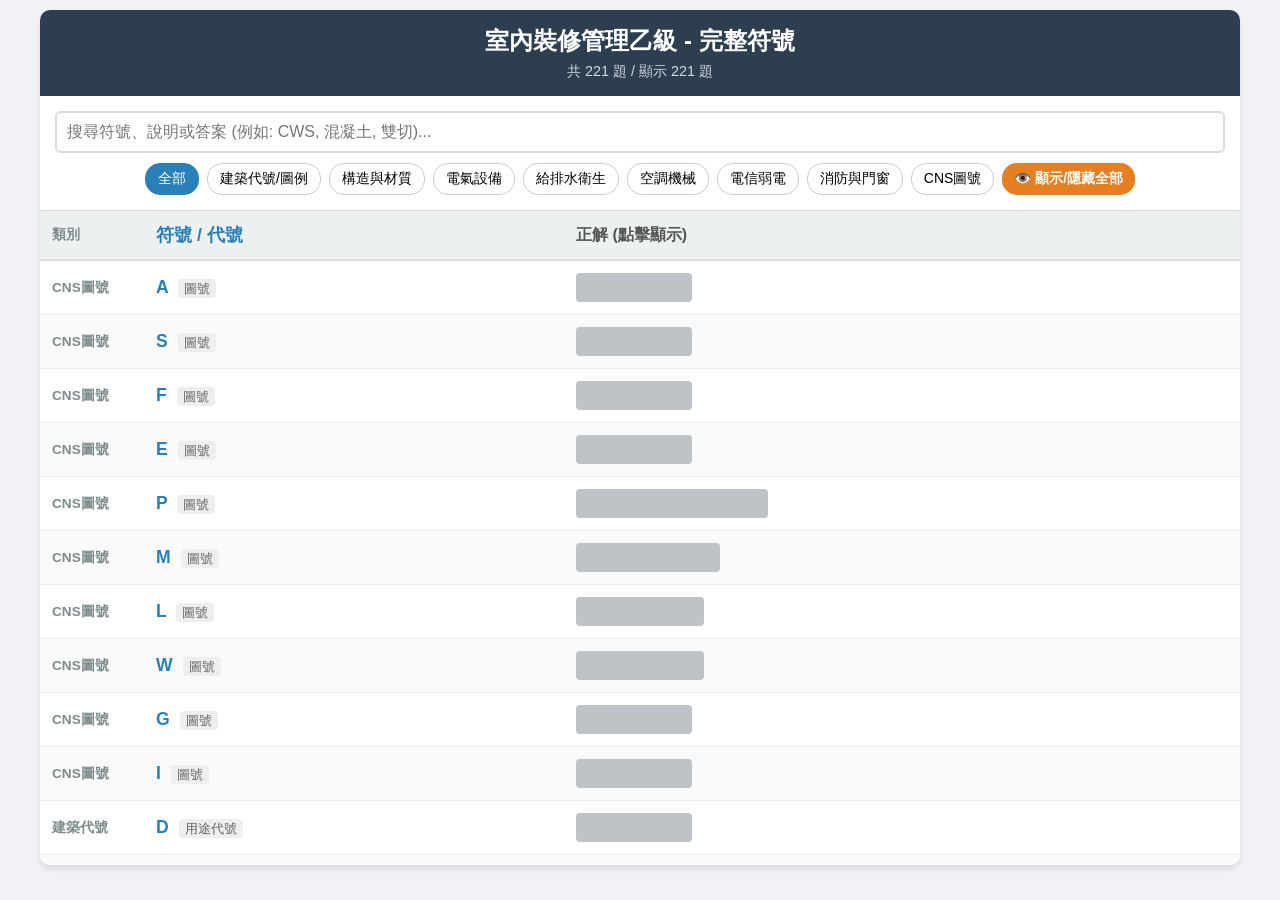
<file: 12600/CNS_test.html>
<!DOCTYPE html>
<html lang="zh-TW">
<head>
    <meta charset="UTF-8">
    <meta name="viewport" content="width=device-width, initial-scale=1.0">
    <title>室內裝修管理乙級 - 完整題庫 (含圖例描述)</title>
    <style>
        :root {
            --bg-color: #f0f2f5;
            --header-bg: #2c3e50;
            --header-text: #fff;
            --row-hover: #e3f2fd;
            --accent: #2980b9;
            --mask-color: #bdc3c7;
        }

        body {
            font-family: "Microsoft JhengHei", "Segoe UI", sans-serif;
            background-color: var(--bg-color);
            margin: 0;
            padding: 10px;
            color: #333;
        }

        .container {
            max-width: 1200px;
            margin: 0 auto;
            background: white;
            border-radius: 10px;
            box-shadow: 0 4px 6px rgba(0,0,0,0.1);
            overflow: hidden;
            display: flex;
            flex-direction: column;
            height: 95vh; /* 固定高度讓列表卷動 */
        }

        header {
            background-color: var(--header-bg);
            color: var(--header-text);
            padding: 15px 20px;
            text-align: center;
            flex-shrink: 0;
        }

        h1 { margin: 0; font-size: 1.5rem; }
        .subtitle { font-size: 0.9rem; opacity: 0.8; margin-top: 5px; }

        /* 控制面板 */
        .controls {
            padding: 15px;
            border-bottom: 1px solid #ddd;
            background: #fff;
            flex-shrink: 0;
        }

        .search-box {
            width: 100%;
            padding: 10px;
            margin-bottom: 10px;
            border: 2px solid #ddd;
            border-radius: 5px;
            font-size: 16px;
            box-sizing: border-box;
        }

        .filter-group {
            display: flex;
            flex-wrap: wrap;
            gap: 8px;
            justify-content: center;
        }

        .btn {
            padding: 6px 12px;
            border: 1px solid #ccc;
            border-radius: 15px;
            background: #fff;
            cursor: pointer;
            font-size: 14px;
            transition: 0.2s;
            white-space: nowrap;
        }

        .btn:hover { background-color: #f1f1f1; }
        .btn.active {
            background-color: var(--accent);
            color: white;
            border-color: var(--accent);
        }

        .btn-toggle {
            background-color: #e67e22;
            color: white;
            border: none;
            font-weight: bold;
        }

        /* 列表區域 */
        .table-wrapper {
            flex-grow: 1;
            overflow-y: auto; /* 只有列表會捲動 */
        }

        table {
            width: 100%;
            border-collapse: collapse;
        }

        th {
            background-color: #ecf0f1;
            padding: 12px;
            text-align: left;
            position: sticky;
            top: 0;
            z-index: 10;
            font-weight: bold;
            color: #555;
            border-bottom: 2px solid #ddd;
        }

        td {
            padding: 12px;
            border-bottom: 1px solid #eee;
            vertical-align: middle;
        }

        tr:nth-child(even) { background-color: #fafafa; }
        tr:hover { background-color: var(--row-hover); }

        /* 欄位樣式 */
        .col-cat { width: 80px; font-size: 0.85rem; color: #7f8c8d; font-weight: bold; }
        .col-sym { width: 35%; font-weight: bold; color: var(--accent); font-size: 1.1rem; }
        .col-ans { cursor: pointer; position: relative; }

        .desc-tag {
            font-size: 0.8rem;
            color: #666;
            background: #eee;
            padding: 2px 6px;
            border-radius: 4px;
            margin-left: 5px;
            font-weight: normal;
        }

        /* 遮罩效果 */
        .mask {
            background-color: var(--mask-color);
            color: transparent;
            border-radius: 4px;
            padding: 4px 8px;
            user-select: none;
            display: inline-block;
            min-width: 100px;
        }

        .revealed .mask {
            background-color: transparent;
            color: #333;
        }

        /* 手機響應 */
        @media (max-width: 600px) {
            .btn { flex: 1 1 30%; font-size: 12px; }
            .col-cat { display: none; } /* 手機版隱藏類別欄，節省空間 */
            .col-sym { width: 40%; font-size: 1rem; }
        }
    </style>
</head>
<body>

<div class="container">
    <header>
        <h1>室內裝修管理乙級 - 完整符號</h1>
        <div class="subtitle" id="stats">載入中...</div>
    </header>

    <div class="controls">
        <input type="text" class="search-box" id="searchInput" placeholder="搜尋符號、說明或答案 (例如: CWS, 混凝土, 雙切)...">
        
        <div class="filter-group">
            <button class="btn active" data-filter="all">全部</button>
            <button class="btn" data-filter="ARCH">建築代號/圖例</button>
            <button class="btn" data-filter="MAT">構造與材質</button>
            <button class="btn" data-filter="E">電氣設備</button>
            <button class="btn" data-filter="P">給排水衛生</button>
            <button class="btn" data-filter="M">空調機械</button>
            <button class="btn" data-filter="T">電信弱電</button>
            <button class="btn" data-filter="FIRE">消防與門窗</button>
            <button class="btn" data-filter="CNS">CNS圖號</button>
            <button class="btn btn-toggle" onclick="toggleAll()">👁️ 顯示/隱藏全部</button>
        </div>
    </div>

    <div class="table-wrapper">
        <table id="dataTable">
            <thead>
                <tr>
                    <th class="col-cat">類別</th>
                    <th class="col-sym">符號 / 代號</th>
                    <th class="col-ans">正解 (點擊顯示)</th>
                </tr>
            </thead>
            <tbody id="tableBody">
                </tbody>
        </table>
    </div>
</div>

<script>
    // 完整資料庫 (根據您上傳的 9 張圖片人工轉錄)
    const db = [
        // === Image 01: CNS 圖號 ===
        {c: "CNS", q: "A", d: "圖號", a: "建築圖"},
        {c: "CNS", q: "S", d: "圖號", a: "結構圖"},
        {c: "CNS", q: "F", d: "圖號", a: "消防設備圖"},
        {c: "CNS", q: "E", d: "圖號", a: "電氣設備圖"},
        {c: "CNS", q: "P", d: "圖號", a: "給水、排水及衛生設備圖"},
        {c: "CNS", q: "M", d: "圖號", a: "空調及機械設備圖"},
        {c: "CNS", q: "L", d: "圖號", a: "環境景觀植栽圖"},
        {c: "CNS", q: "W", d: "圖號", a: "汙水處理設施圖"},
        {c: "CNS", q: "G", d: "圖號", a: "瓦斯設備圖"},
        {c: "CNS", q: "I", d: "圖號", a: "室內裝修圖"},

        // === Image 02: 建築圖例常用文字 (表37) ===
        // 用途
        {c: "ARCH", q: "D", d: "用途代號", a: "門 (Door)"},
        {c: "ARCH", q: "W", d: "用途代號", a: "窗 (Window)"},
        {c: "ARCH", q: "S", d: "用途代號", a: "結構體"},
        {c: "ARCH", q: "E", d: "用途代號", a: "電梯"},
        {c: "ARCH", q: "A", d: "用途代號", a: "鋁製"},
        {c: "ARCH", q: "S", d: "用途代號", a: "鋼製"},
        {c: "ARCH", q: "W", d: "用途代號", a: "木製"},
        // 位置
        {c: "ARCH", q: "F", d: "位置代號", a: "地坪"},
        {c: "ARCH", q: "C", d: "位置代號", a: "天花板"},
        {c: "ARCH", q: "W", d: "位置代號", a: "牆"},
        {c: "ARCH", q: "E", d: "位置代號", a: "屋簷"},
        {c: "ARCH", q: "R", d: "位置代號", a: "屋頂"},
        {c: "ARCH", q: "B", d: "位置代號", a: "陽台"},
        // 尺度及其他
        {c: "ARCH", q: "L", d: "尺度代號", a: "長"},
        {c: "ARCH", q: "W", d: "尺度代號", a: "寬"},
        {c: "ARCH", q: "H", d: "尺度代號", a: "高"},
        {c: "ARCH", q: "D", d: "尺度代號", a: "深"},
        {c: "ARCH", q: "H", d: "尺度代號", a: "扶手"},
        {c: "ARCH", q: "T", d: "尺度代號", a: "踏步"},
        {c: "ARCH", q: "R", d: "尺度代號", a: "級高"},
        {c: "ARCH", q: "DN", d: "方向代號", a: "下"},
        {c: "ARCH", q: "UP", d: "方向代號", a: "上"},
        {c: "ARCH", q: "RF", d: "樓層代號", a: "屋頂層"},
        {c: "ARCH", q: "PH", d: "樓層代號", a: "屋頂突出物"},
        {c: "ARCH", q: "GL", d: "線條代號", a: "地界線"},
        {c: "ARCH", q: "FL", d: "線條代號", a: "地板線"},
        {c: "ARCH", q: "CL", d: "線條代號", a: "中心線"},
        {c: "ARCH", q: "WL", d: "線條代號", a: "水位線"},
        {c: "ARCH", q: "HL", d: "線條代號", a: "水平線"},
        {c: "ARCH", q: "BM", d: "測量代號", a: "水準點"},
        {c: "ARCH", q: "EL", d: "測量代號", a: "高程"}, // 圖片中似乎是 EL 或 FL，依常理判斷
        {c: "ARCH", q: "@", d: "符號", a: "間距"},
        {c: "ARCH", q: "t", d: "符號", a: "厚度"},
        {c: "ARCH", q: "Ø", d: "符號", a: "直徑"},
        // 門窗縮寫
        {c: "ARCH", q: "DW", d: "縮寫", a: "門窗"},
        {c: "ARCH", q: "SD", d: "縮寫", a: "拉門"},
        {c: "ARCH", q: "AD", d: "縮寫", a: "鋁門"},
        {c: "ARCH", q: "WD", d: "縮寫", a: "木門"},
        {c: "ARCH", q: "SS", d: "縮寫", a: "不鏽鋼"},
        {c: "ARCH", q: "RD", d: "縮寫", a: "迴轉門"},
        {c: "ARCH", q: "FD", d: "縮寫", a: "防火門"},
        {c: "ARCH", q: "GW", d: "縮寫", a: "玻璃窗"},
        // 材料代號
        {c: "MAT", q: "C", d: "材料代號", a: "混凝土"},
        {c: "MAT", q: "B", d: "材料代號", a: "磚"},
        {c: "MAT", q: "W", d: "材料代號", a: "木"},
        {c: "MAT", q: "S", d: "材料代號", a: "鋼"},
        {c: "MAT", q: "R", d: "材料代號", a: "鋼筋"},
        {c: "MAT", q: "A", d: "材料代號", a: "鋁"},
        {c: "MAT", q: "G", d: "材料代號", a: "玻璃"},
        {c: "MAT", q: "P", d: "材料代號", a: "塑膠"},
        {c: "MAT", q: "RC", d: "材料代號", a: "鋼筋混凝土"},
        {c: "MAT", q: "SRC", d: "材料代號", a: "鋼骨鋼筋混凝土"},
        {c: "MAT", q: "PC", d: "材料代號", a: "預力混凝土"},
        {c: "MAT", q: "FB", d: "材料代號", a: "化妝磚"},
        {c: "MAT", q: "RB", d: "材料代號", a: "加強磚造"},

        // === Image 03: 門窗、樓梯、構造圖例 (表38, 39) ===
        // 門窗圖例 (需視覺描述)
        {c: "ARCH", q: "[圖] 左右箭頭", d: "門窗操作", a: "出入口"},
        {c: "ARCH", q: "[圖] 1/4圓弧", d: "門圖例", a: "單開門"},
        {c: "ARCH", q: "[圖] 兩個1/4圓弧", d: "門圖例", a: "雙開門 (雙向門)"},
        {c: "ARCH", q: "[圖] 1/4圓弧 (虛線)", d: "門圖例", a: "單向門"},
        {c: "ARCH", q: "[圖] 門片推開狀", d: "門圖例", a: "推開門"},
        {c: "ARCH", q: "[圖] 門片重疊", d: "門圖例", a: "單拉門"},
        {c: "ARCH", q: "[圖] 兩個門片重疊", d: "門圖例", a: "雙拉門"},
        {c: "ARCH", q: "[圖] 門片折疊狀", d: "門圖例", a: "折疊門"},
        {c: "ARCH", q: "[圖] 兩扇折疊", d: "門圖例", a: "雙折疊門"},
        {c: "ARCH", q: "[圖] 兩側收納", d: "門圖例", a: "收拉門"},
        {c: "ARCH", q: "[圖] 十字型旋轉", d: "門圖例", a: "旋轉門"},
        {c: "ARCH", q: "[圖] 鐵捲門形狀", d: "門圖例", a: "捲門"},
        {c: "ARCH", q: "[圖] 階梯狀 + UP", d: "樓梯", a: "上樓梯"},
        {c: "ARCH", q: "[圖] 階梯狀 + DN", d: "樓梯", a: "下樓梯"},
        {c: "ARCH", q: "[圖] 斜坡箭頭", d: "坡道", a: "斜坡道"},
        {c: "ARCH", q: "[圖] 方格中打X", d: "升降機", a: "昇降機 (電梯)"},
        {c: "ARCH", q: "[圖] 階梯側視", d: "樓梯", a: "上下拉梯"},
        {c: "ARCH", q: "[圖] 只有框架", d: "門洞", a: "無門扇之門口"},
        // 構造與材料圖例 (表39)
        {c: "MAT", q: "[圖] 45度斜雙線", d: "材料剖面", a: "磚牆"},
        {c: "MAT", q: "[圖] 空心方塊", d: "材料剖面", a: "砌塊"},
        {c: "MAT", q: "[圖] 三角形碎石", d: "材料剖面", a: "混凝土"},
        {c: "MAT", q: "[圖] 鋼筋網狀", d: "材料剖面", a: "鋼筋混凝土"},
        {c: "MAT", q: "[圖] 石頭堆砌", d: "材料剖面", a: "石材"},
        {c: "MAT", q: "[圖] 亂石堆砌", d: "材料剖面", a: "卵石"},
        {c: "MAT", q: "[圖] 密集細點", d: "材料剖面", a: "夯實土 / 地盤"},
        {c: "MAT", q: "[圖] 空心磚形", d: "材料剖面", a: "空心磚牆"},
        {c: "MAT", q: "[圖] 年輪紋路", d: "材料剖面", a: "木材 (橫斷面)"},
        {c: "MAT", q: "[圖] 不規則紋路", d: "材料剖面", a: "木材 (縱斷面)"},
        {c: "MAT", q: "[圖] 直線條紋", d: "材料剖面", a: "合板"},
        {c: "MAT", q: "[圖] 雙線夾層", d: "材料剖面", a: "玻璃"},
        {c: "MAT", q: "[圖] 鬆散點狀", d: "材料剖面", a: "土壤 / 砂"},
        {c: "MAT", q: "[圖] 網格狀", d: "材料剖面", a: "磁磚 / 馬賽克"},
        {c: "MAT", q: "[圖] 波浪狀", d: "材料剖面", a: "保溫吸音材料"},

        // === Image 04: 建築配置 & 防火門窗 (表26, 27) ===
        {c: "ARCH", q: "[圖] 點劃線 (— . —)", d: "線型", a: "地界線 (深綠色)"},
        {c: "ARCH", q: "[圖] 虛線 (---)", d: "線型", a: "建築線 (紅色)"},
        {c: "ARCH", q: "[圖] 雙點劃線 (— .. —)", d: "線型", a: "計畫道路 (兩旁橙色線)"},
        {c: "ARCH", q: "[圖] 實線方框", d: "圖例", a: "現有巷道 (褐色)"},
        {c: "ARCH", q: "[圖] 雙實線", d: "圖例", a: "騎樓 (黃色斜紅)"},
        {c: "ARCH", q: "[圖] 粗實線", d: "圖例", a: "新建 / 改建 / 增建房屋 (紅色)"},
        {c: "ARCH", q: "[圖] 粗虛線", d: "圖例", a: "防空地下室 (紅色對角虛線)"},
        {c: "ARCH", q: "[圖] 斜線填充", d: "圖例", a: "鄰近房屋 (不著色)"},
        {c: "ARCH", q: "[圖] 稀疏斜線", d: "圖例", a: "基地內現有房屋 (藍色)"},
        {c: "ARCH", q: "[圖] 空地", d: "圖例", a: "空地 (綠色)"},
        {c: "ARCH", q: "[圖] 波浪線", d: "圖例", a: "河 / 川 / 溝渠 (藍色)"},
        {c: "ARCH", q: "[圖] 粗實線框", d: "圖例", a: "防火間隔 (草綠色)"},
        {c: "ARCH", q: "[圖] 交叉線", d: "圖例", a: "退縮地 (橙色)"},
        {c: "ARCH", q: "[圖] 木紋", d: "圖例", a: "木樁"},
        // 防火門窗 (Image 04 下半部)
        {c: "FIRE", q: "Dn", d: "代號", a: "普通門"},
        {c: "FIRE", q: "f(60A)", d: "代號", a: "具1小時防火時效及阻熱性防火門"},
        {c: "FIRE", q: "f(60B)", d: "代號", a: "具1小時防火時效防火門 (半小時阻熱)"},
        {c: "FIRE", q: "Dn 爆", d: "代號", a: "防爆門"},
        {c: "FIRE", q: "Wn", d: "代號", a: "普通窗"},
        {c: "FIRE", q: "Wn(60/30A)", d: "代號", a: "具1小時防火時效及半小時阻熱性防火窗"},
        {c: "FIRE", q: "Dn (遮)", d: "代號", a: "防煙垂壁"}, // 推測

        // === Image 05: 鋼筋 & 消防設備 (表40, 41) ===
        {c: "ARCH", q: "C", d: "構件代號", a: "柱"},
        {c: "ARCH", q: "F", d: "構件代號", a: "基腳"},
        {c: "ARCH", q: "FG", d: "構件代號", a: "地梁"},
        {c: "ARCH", q: "G", d: "構件代號", a: "梁"},
        {c: "ARCH", q: "b", d: "構件代號", a: "小梁"},
        {c: "ARCH", q: "S", d: "構件代號", a: "樓板"},
        {c: "ARCH", q: "T", d: "構件代號", a: "樓梯"},
        {c: "ARCH", q: "W", d: "構件代號", a: "牆"},
        {c: "ARCH", q: "FS", d: "構件代號", a: "筏式基礎板"},
        {c: "ARCH", q: "RW", d: "構件代號", a: "擋土牆"},
        // 消防設備
        {c: "FIRE", q: "F", d: "管線代號", a: "消防水管"},
        {c: "FIRE", q: "— S —", d: "管線代號", a: "撒水管"},
        {c: "FIRE", q: "— A —", d: "管線代號", a: "泡沫管"},
        {c: "FIRE", q: "— CO2 —", d: "管線代號", a: "二氧化碳管"},
        {c: "FIRE", q: "○ (雙圈)", d: "設備", a: "自動灑水頭"},
        {c: "FIRE", q: "○ S", d: "設備", a: "側壁型灑水頭"},
        {c: "FIRE", q: "Ⓢ", d: "設備", a: "排煙口"},
        {c: "FIRE", q: "[圖] 方框內S", d: "設備", a: "手動啟動裝置"},
        {c: "FIRE", q: "[圖] 喇叭狀", d: "設備", a: "泡沫噴頭"},
        {c: "FIRE", q: "P", d: "設備", a: "火警發信機"},
        {c: "FIRE", q: "A", d: "設備", a: "火警警鈴"},
        {c: "FIRE", q: "L", d: "設備", a: "火警標示燈"},
        {c: "FIRE", q: "D", d: "設備", a: "火警探測器(偵煙)"},
        {c: "FIRE", q: "[圖] 箭頭箱", d: "設備", a: "出口標示燈"},
        {c: "FIRE", q: "[圖] 人跑向門", d: "設備", a: "避難方向指示燈"},
        {c: "FIRE", q: "[圖] 消防栓箱", d: "設備", a: "室內消防栓箱"},
        {c: "FIRE", q: "Si", d: "設備", a: "連接送水口"},

        // === Image 06: 電氣設備 (表42, 43) - 補強 ===
        {c: "E", q: "●", d: "實心黑點", a: "單極開關"},
        {c: "E", q: "●₂", d: "黑點旁標2", a: "雙極開關"},
        {c: "E", q: "●₃", d: "黑點旁標3", a: "三路開關 (雙切)"},
        {c: "E", q: "●₄", d: "黑點旁標4", a: "四路開關"},
        {c: "E", q: "● K", d: "黑點旁標K", a: "鑰匙操作開關"},
        {c: "E", q: "● P", d: "黑點旁標P", a: "拉線開關"},
        {c: "E", q: "● WP", d: "黑點旁標WP", a: "防水開關"},
        {c: "E", q: "● T", d: "黑點旁標T", a: "時控開關"},
        {c: "E", q: "⊝", d: "圓圈兩豎線", a: "單連插座"},
        {c: "E", q: "⊝⊝", d: "兩個圓圈", a: "雙連插座"},
        {c: "E", q: "⊝ G", d: "插座旁標G", a: "接地型插座"},
        {c: "E", q: "⊝ WP", d: "插座旁標WP", a: "防水插座"},
        {c: "E", q: "⊞", d: "方框十字", a: "單連地板插座"},
        {c: "E", q: "⊟", d: "方框雙豎", a: "雙連地板插座"},
        {c: "E", q: "Ⓣ", d: "雙圈T", a: "電話出線口"},
        {c: "E", q: "○", d: "空心圓", a: "白熾燈"},
        {c: "E", q: "○ R", d: "圓圈內R", a: "嵌頂燈"},
        {c: "E", q: "⊢○", d: "燈具符號", a: "壁燈"},
        {c: "E", q: "[圖] T-BAR", d: "燈具符號", a: "T-BAR日光燈"},
        {c: "E", q: "⚡", d: "符號", a: "接戶點"},
        {c: "E", q: "⏚", d: "符號", a: "接地"},
        {c: "E", q: "▨", d: "配電盤", a: "分電盤"},
        {c: "E", q: "M (方框)", d: "符號", a: "總開關 (MCCB)"},

        // === Image 07: 給排水 (表44, 45) - 補強 ===
        {c: "P", q: "— D —", d: "管線代號", a: "排水管"},
        {c: "P", q: "— S —", d: "管線代號", a: "汙水管 (或蒸氣)"},
        {c: "P", q: "— V —", d: "管線代號", a: "通氣管"},
        {c: "P", q: "— G —", d: "管線代號", a: "瓦斯管"},
        {c: "P", q: "— RD —", d: "管線代號", a: "雨水排水管"},
        {c: "P", q: "— HW —", d: "管線代號", a: "熱水管"},
        {c: "P", q: "— CW —", d: "管線代號", a: "冷水管"},
        {c: "P", q: "— F —", d: "管線代號", a: "消防管"},
        {c: "P", q: "N (圖形)", d: "閥類", a: "逆止閥"},
        {c: "P", q: "⋈", d: "閥類", a: "閘閥"},
        {c: "P", q: "● (線中)", d: "閥類", a: "球型閥"},
        {c: "P", q: "Ⓟ", d: "儀表", a: "壓力錶"},
        {c: "P", q: "Ⓣ", d: "儀表", a: "溫度計"},
        {c: "P", q: "FD", d: "設備", a: "地板落水頭"},
        {c: "P", q: "CO", d: "設備", a: "清潔口 (地板面)"},
        {c: "P", q: "FCO", d: "設備", a: "清潔口 (地板下)"},
        {c: "P", q: "🚽", d: "圖形", a: "坐式馬桶"},
        {c: "P", q: "🛀", d: "圖形", a: "浴缸"},
        {c: "P", q: "💧", d: "圖形", a: "洗臉盆"},

        // === Image 08: 電信 (表46, 47) - 補強 ===
        {c: "T", q: "▭ (上黑下白)", d: "箱體", a: "總配線箱"},
        {c: "T", q: "▭ (全白)", d: "箱體", a: "拖線箱"},
        {c: "T", q: "▭ (上黑中白下黑)", d: "箱體", a: "主配線箱"},
        {c: "T", q: "▭ (中橫線)", d: "箱體", a: "支配線箱"},
        {c: "T", q: "Ⓣ (圓圈T)", d: "出線匣", a: "地板型暗式出線匣"},
        {c: "T", q: "Ⓣ (壁型)", d: "出線匣", a: "壁型暗式出線匣"},
        {c: "T", q: "PT", d: "出線匣", a: "公用電話出線匣"},
        {c: "T", q: "HH", d: "手孔", a: "手孔"},
        {c: "T", q: "E", d: "接地", a: "總接地箱"},
        {c: "T", q: "— T —", d: "管線", a: "電信管線 (暗式)"},
        {c: "T", q: "— . — T", d: "管線", a: "電信管線 (明式)"},
        {c: "T", q: "MDF", d: "設備", a: "總配線架"},
        {c: "T", q: "PB", d: "按鈕", a: "按鈕開關"},
        {c: "T", q: "TV", d: "圓圈TV", a: "電視出線口"},
        {c: "T", q: "— TV —", d: "管線", a: "電視管線"},
        {c: "T", q: "IC", d: "圓圈IC", a: "對講機出線口"},

        // === Image 09: 空調 (表48) - 補強 ===
        {c: "M", q: "— CWS —", d: "管線代號", a: "冷卻送水管"},
        {c: "M", q: "— CWR —", d: "管線代號", a: "冷卻回水管"},
        {c: "M", q: "— CHS —", d: "管線代號", a: "冰水送水管"},
        {c: "M", q: "— CHR —", d: "管線代號", a: "冰水回水管"},
        {c: "M", q: "— RD —", d: "管線代號", a: "冷媒送出管"},
        {c: "M", q: "— RS —", d: "管線代號", a: "冷媒吸入管"},
        {c: "M", q: "— RL —", d: "管線代號", a: "冷媒液管"},
        {c: "M", q: "— D —", d: "管線代號", a: "排水管"},
        {c: "M", q: "[圖] 方框X", d: "風管剖面", a: "供應風管 (正壓)"},
        {c: "M", q: "[圖] 方框斜線", d: "風管剖面", a: "回風風管 (負壓)"},
        {c: "M", q: "[M]", d: "閘門", a: "電動閘門"},
        {c: "M", q: "[F]", d: "閘門", a: "防火閘門"},
        {c: "M", q: "[VD]", d: "閘門", a: "風量調節閘門"},
        {c: "M", q: "[圖] 箭頭四散", d: "出風口", a: "平頂出風口 (擴散型)"},
        {c: "M", q: "⧈ (百葉)", d: "回風口", a: "回風口 / 排風口"},
        {c: "M", q: "—||—", d: "接頭", a: "伸縮接頭"},
        {c: "M", q: "—⌇—", d: "接頭", a: "軟管"}
    ];

    const tbody = document.getElementById('tableBody');
    const statsDiv = document.getElementById('stats');
    const searchInput = document.getElementById('searchInput');
    const buttons = document.querySelectorAll('.filter-group .btn:not(.btn-toggle)');

    let currentFilter = 'all';
    let isAllRevealed = false;

    function renderTable() {
        const searchTerm = searchInput.value.toLowerCase().trim();
        
        const filtered = db.filter(item => {
            const matchFilter = currentFilter === 'all' || item.c === currentFilter;
            const matchSearch = item.q.toLowerCase().includes(searchTerm) || 
                                item.a.toLowerCase().includes(searchTerm) ||
                                item.d.toLowerCase().includes(searchTerm);
            return matchFilter && matchSearch;
        });

        let html = '';
        if (filtered.length === 0) {
            html = '<tr><td colspan="3" style="text-align:center; padding:30px;">沒有找到相符的資料</td></tr>';
        } else {
            filtered.forEach(item => {
                const revealClass = isAllRevealed ? 'revealed' : '';
                html += `
                    <tr onclick="toggleRow(this)">
                        <td class="col-cat">${getCatName(item.c)}</td>
                        <td class="col-sym">
                            ${item.q}
                            <span class="desc-tag">${item.d}</span>
                        </td>
                        <td class="col-ans ${revealClass}">
                            <span class="mask">${item.a}</span>
                        </td>
                    </tr>
                `;
            });
        }

        tbody.innerHTML = html;
        statsDiv.textContent = `共 ${db.length} 題 / 顯示 ${filtered.length} 題`;
    }

    function getCatName(code) {
        const map = {
            'ARCH': '建築代號',
            'MAT': '構造材質',
            'E': '電氣',
            'P': '給排水',
            'M': '空調',
            'T': '電信',
            'FIRE': '消防門窗',
            'CNS': 'CNS圖號'
        };
        return map[code] || code;
    }

    window.toggleRow = function(row) {
        const cell = row.querySelector('.col-ans');
        cell.classList.toggle('revealed');
    }

    window.toggleAll = function() {
        isAllRevealed = !isAllRevealed;
        const cells = document.querySelectorAll('.col-ans');
        cells.forEach(c => isAllRevealed ? c.classList.add('revealed') : c.classList.remove('revealed'));
    }

    buttons.forEach(btn => {
        btn.addEventListener('click', () => {
            buttons.forEach(b => b.classList.remove('active'));
            btn.classList.add('active');
            currentFilter = btn.dataset.filter;
            renderTable();
        });
    });

    searchInput.addEventListener('input', renderTable);

    // Initial Render
    renderTable();

</script>

</body>
</html>
</file>
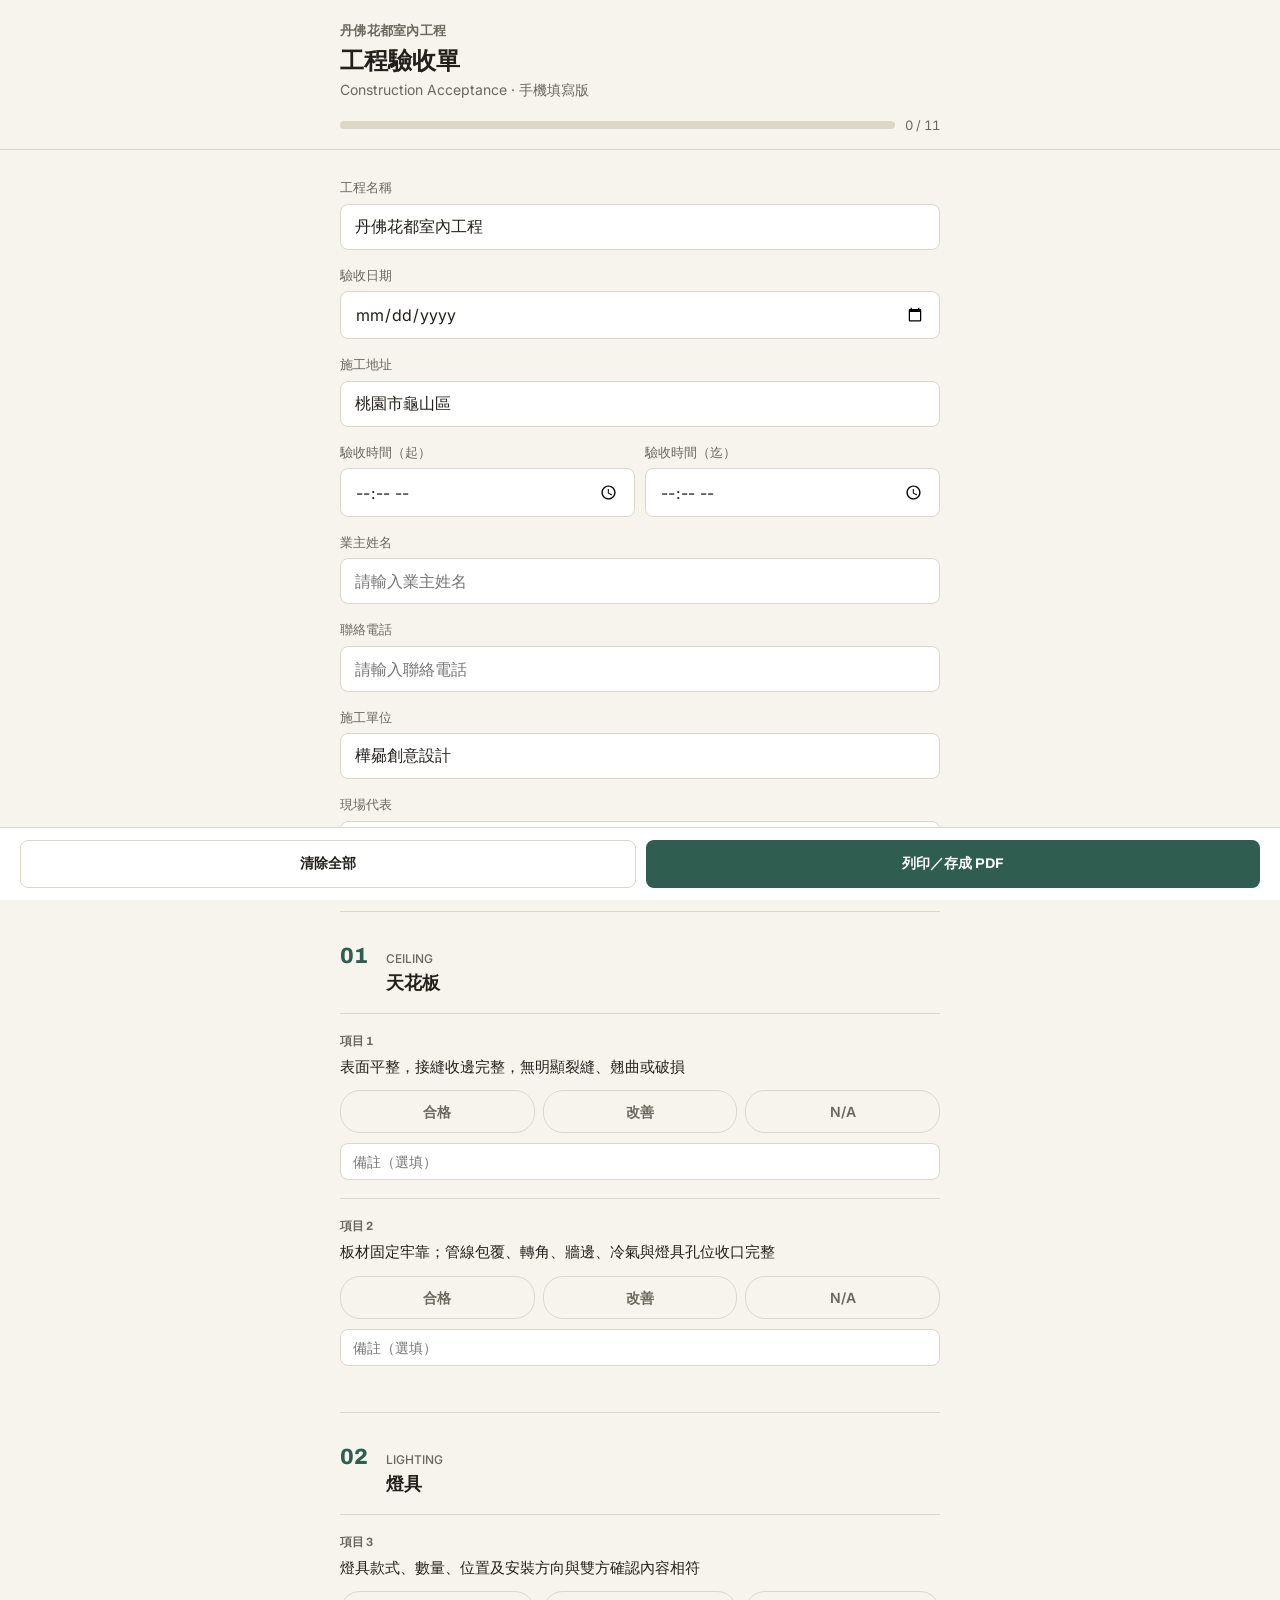
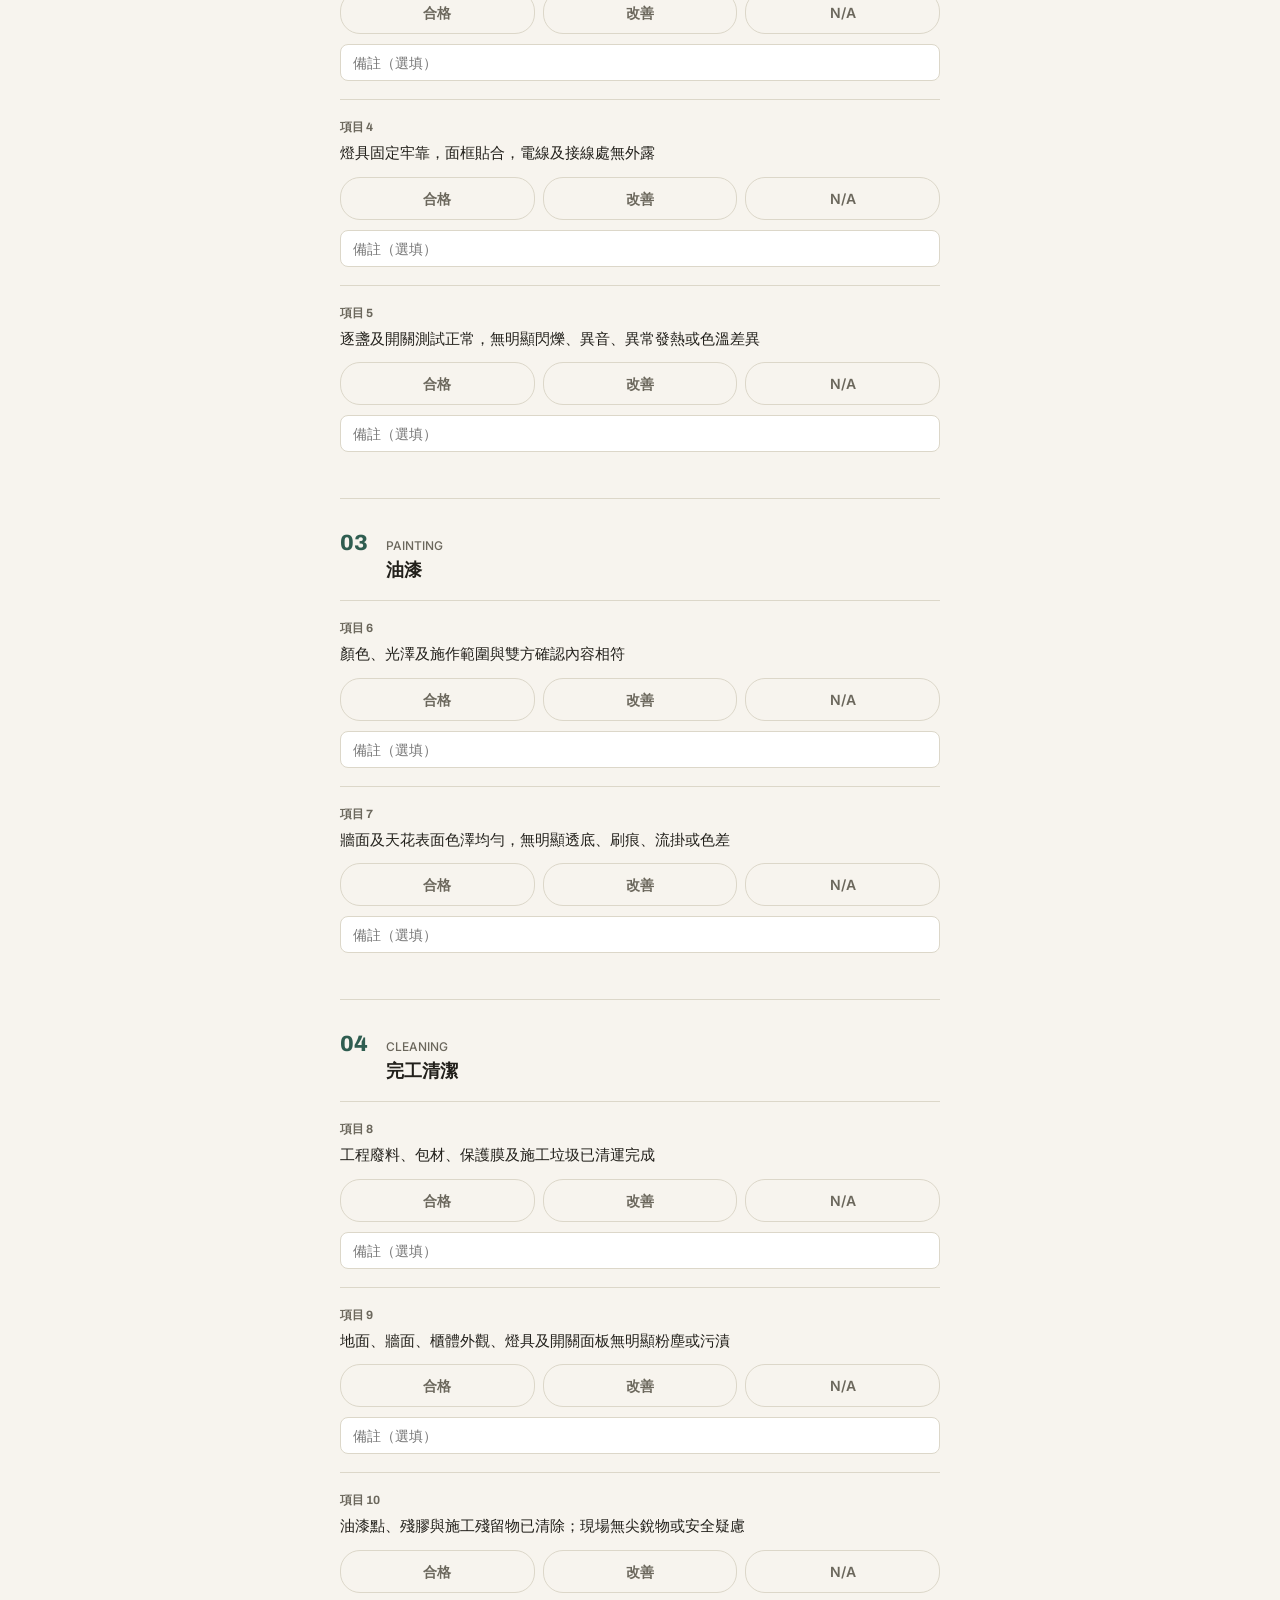
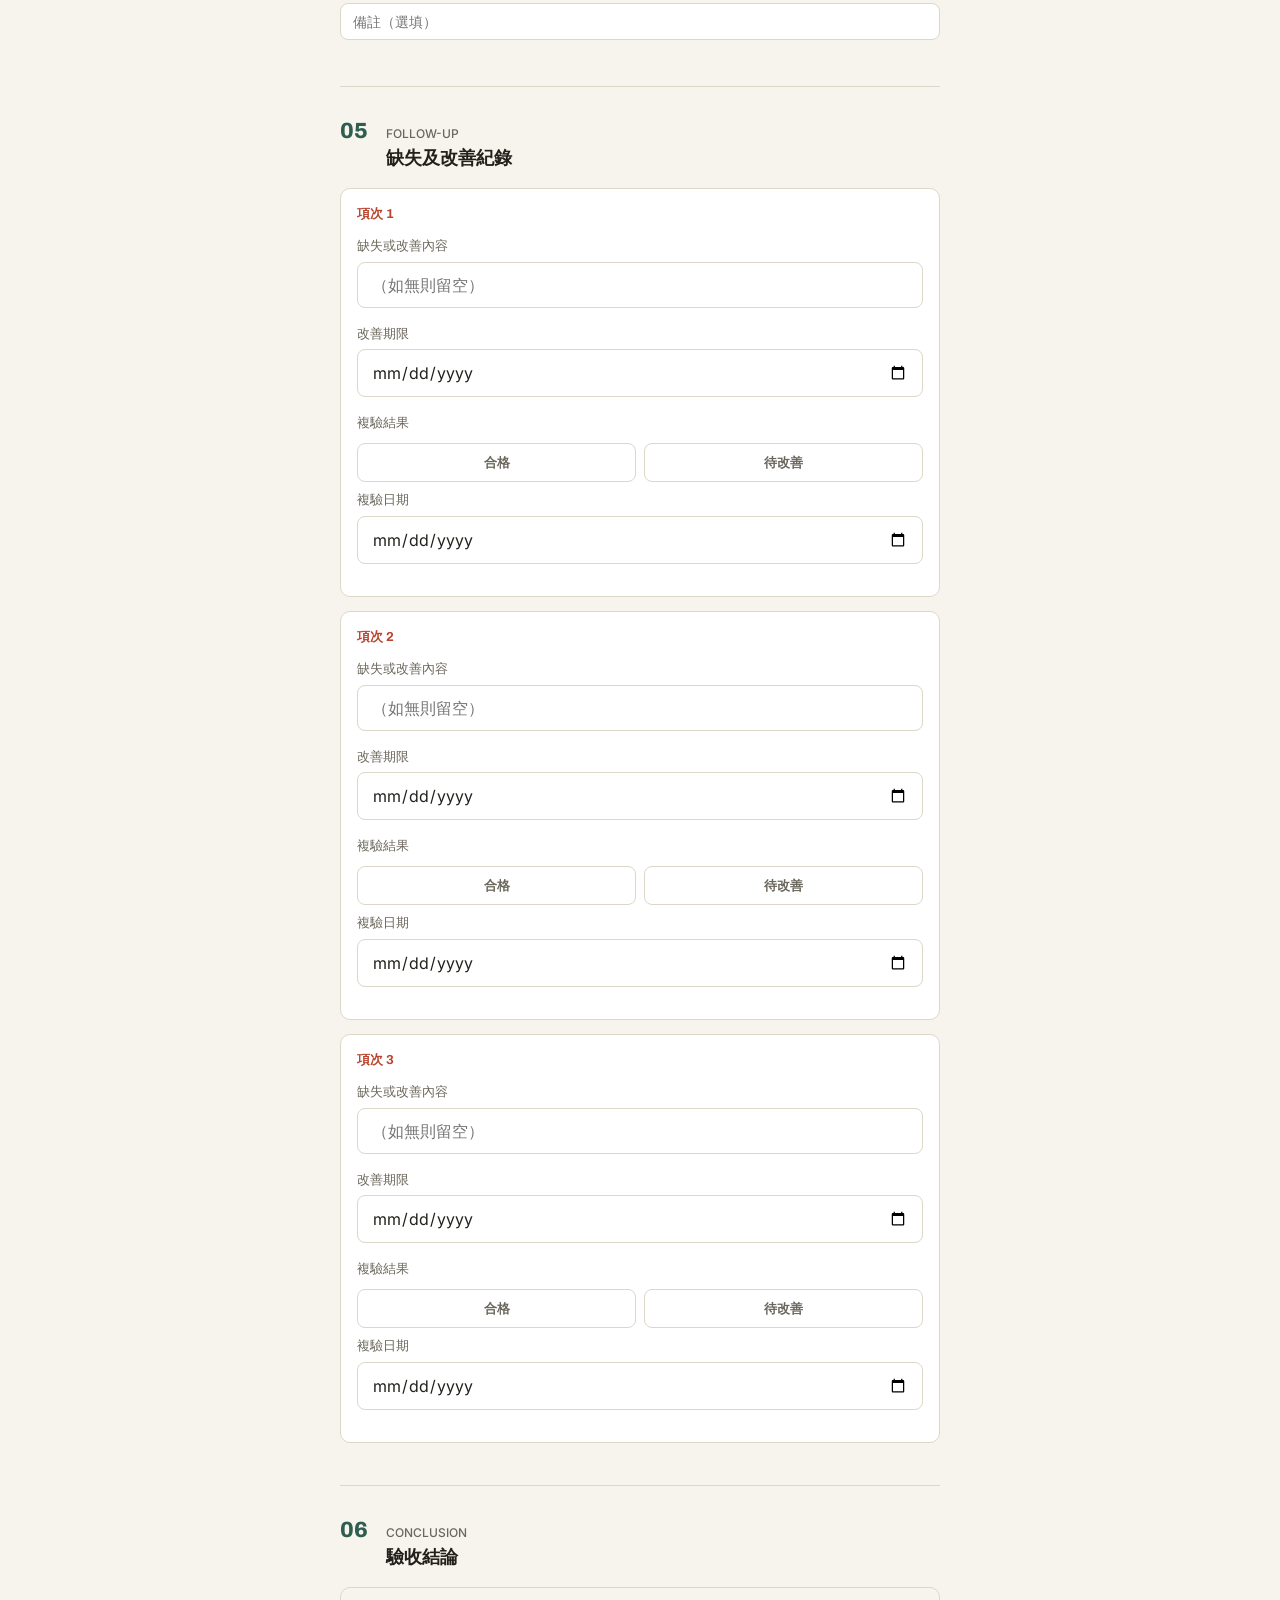
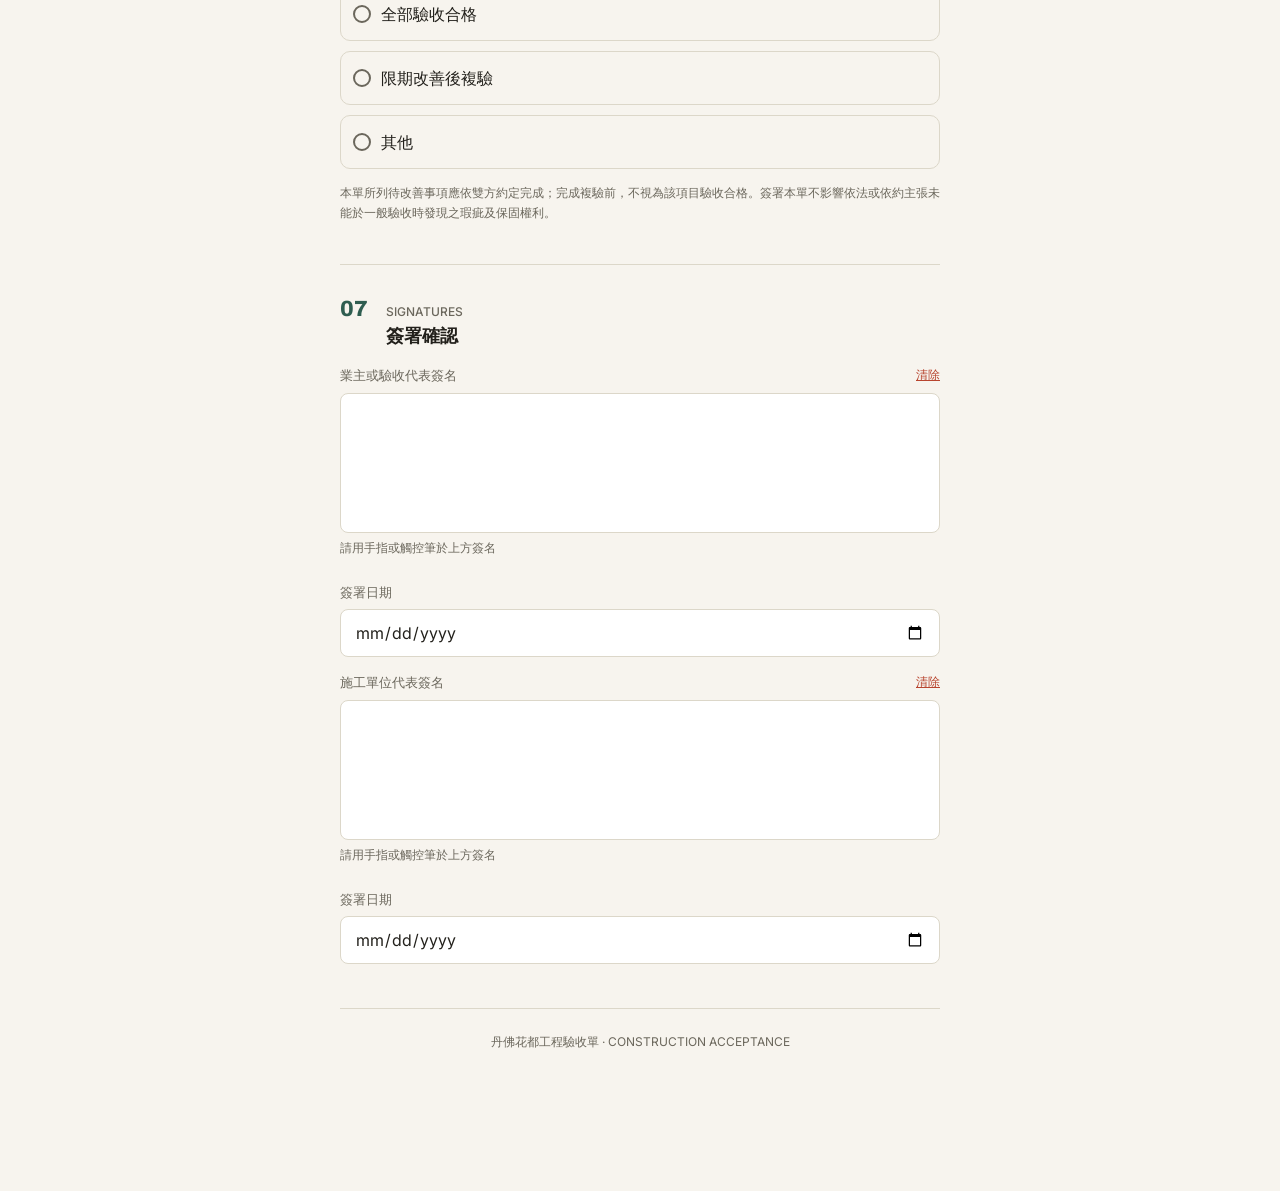
<file: Check_form/20260911_DF_deco.html>
<!DOCTYPE html>
<html lang="zh-Hant">
<head>
<meta charset="UTF-8">
<meta name="viewport" content="width=device-width, initial-scale=1.0, maximum-scale=1.0">
<title>丹佛花都｜工程驗收單</title>
<link rel="preconnect" href="https://fonts.googleapis.com">
<link href="https://fonts.googleapis.com/css2?family=Archivo:wght@600;700;800&family=Inter:wght@400;500;600&display=swap" rel="stylesheet">
<style>
  :root{
    --paper:#F7F4EE;
    --ink:#22201B;
    --ink-soft:#6B675C;
    --accent:#2F5D50;
    --accent-soft:#E4ECE9;
    --warm:#B8452F;
    --warm-soft:#F5E4DE;
    --line:#DCD7C9;
    --white:#FFFFFF;
  }
  *{box-sizing:border-box;}
  html,body{margin:0;padding:0;}
  body{
    background:var(--paper);
    color:var(--ink);
    font-family:'Inter',sans-serif;
    font-size:16px;
    line-height:1.5;
    padding-bottom:100px;
  }
  .wrap{max-width:640px;margin:0 auto;padding:0 20px;}

  header.top{
    position:sticky; top:0; z-index:20;
    background:var(--paper);
    border-bottom:1px solid var(--line);
    padding-top:22px;
  }
  .eyebrow{font-family:'Archivo',sans-serif; font-weight:700; font-size:13px; color:var(--ink-soft); letter-spacing:0.02em;}
  h1{font-family:'Archivo',sans-serif; font-weight:800; font-size:24px; margin:4px 0 2px 0; line-height:1.3;}
  .subtitle{color:var(--ink-soft); font-size:14px; margin-bottom:16px;}

  .progress-row{display:flex; align-items:center; gap:10px; padding-bottom:14px;}
  .progress-track{flex:1; height:8px; background:var(--line); border-radius:4px; overflow:hidden;}
  .progress-fill{height:100%; width:0%; background:var(--accent); transition:width .25s ease;}
  .progress-label{font-size:13px; color:var(--ink-soft); white-space:nowrap; font-variant-numeric:tabular-nums;}

  section{padding:28px 0; border-bottom:1px solid var(--line);}

  .field-row{display:flex; flex-direction:column; gap:6px; margin-bottom:16px;}
  .field-row label{font-size:13px; color:var(--ink-soft); font-weight:500;}
  .field-pair{display:flex; gap:10px;}
  .field-pair .field-row{flex:1;}
  input[type="text"], input[type="date"], input[type="time"], input[type="tel"]{
    font-family:'Inter',sans-serif;
    font-size:16px;
    padding:12px 14px;
    border:1px solid var(--line);
    border-radius:8px;
    background:var(--white);
    color:var(--ink);
    width:100%;
  }
  input:focus{outline:2px solid var(--accent); outline-offset:1px; border-color:var(--accent);}

  .section-head{display:flex; align-items:baseline; gap:12px; margin-bottom:16px;}
  .section-num{font-family:'Archivo',sans-serif; font-weight:800; font-size:22px; color:var(--accent); min-width:34px;}
  .section-title{font-family:'Archivo',sans-serif; font-weight:700; font-size:18px;}
  .section-title .en{display:block; font-family:'Inter',sans-serif; font-weight:500; font-size:12px; color:var(--ink-soft); margin-bottom:2px;}

  .item-card{padding:18px 0; border-top:1px solid var(--line);}
  .item-card:first-of-type{border-top:none; padding-top:4px;}
  .item-tag{font-family:'Archivo',sans-serif; font-weight:700; font-size:12px; color:var(--ink-soft); margin-bottom:6px;}
  .item-desc{font-size:15px; margin-bottom:12px;}

  .pill-group{display:flex; gap:8px; margin-bottom:10px;}
  .pill{
    flex:1; text-align:center;
    padding:10px 6px;
    border:1.5px solid var(--line);
    border-radius:20px;
    font-size:14px; font-weight:600;
    color:var(--ink-soft);
    cursor:pointer;
    user-select:none;
  }
  .pill.pass.active{background:var(--accent); border-color:var(--accent); color:white;}
  .pill.fix.active{background:var(--warm); border-color:var(--warm); color:white;}
  .pill.na.active{background:var(--ink-soft); border-color:var(--ink-soft); color:white;}

  input.note-input{font-size:14px; padding:9px 12px;}

  .conclusion-pill{padding:14px 12px; border:1.5px solid var(--line); border-radius:10px; margin-bottom:10px; cursor:pointer; display:flex; align-items:center; gap:10px;}
  .conclusion-pill .dot{width:18px; height:18px; border-radius:50%; border:2px solid var(--ink-soft); flex-shrink:0; position:relative;}
  .conclusion-pill.active{border-color:var(--accent); background:var(--accent-soft);}
  .conclusion-pill.active .dot{border-color:var(--accent);}
  .conclusion-pill.active .dot::after{content:""; position:absolute; inset:3px; border-radius:50%; background:var(--accent);}
  .conclusion-other-input{margin-top:8px; display:none;}
  .conclusion-other-input.show{display:block;}

  .fix-record{border:1px solid var(--line); border-radius:10px; padding:16px; margin-bottom:14px; background:var(--white);}
  .fix-record .rec-title{font-family:'Archivo',sans-serif; font-weight:700; font-size:13px; color:var(--warm); margin-bottom:12px;}
  .recheck-toggle{display:flex; gap:8px; margin-top:4px;}
  .recheck-pill{flex:1; text-align:center; padding:9px 6px; border:1.5px solid var(--line); border-radius:8px; font-size:13px; font-weight:600; color:var(--ink-soft); cursor:pointer;}
  .recheck-pill.pass.active{background:var(--accent); border-color:var(--accent); color:white;}
  .recheck-pill.pending.active{background:var(--warm); border-color:var(--warm); color:white;}

  .sig-block{margin-bottom:26px;}
  .sig-label{font-size:13px; color:var(--ink-soft); font-weight:500; margin-bottom:8px; display:flex; justify-content:space-between; align-items:center;}
  .sig-clear{font-size:12px; color:var(--warm); background:none; border:none; cursor:pointer; font-family:'Inter',sans-serif; text-decoration:underline; padding:0;}
  canvas.sigpad{width:100%; height:140px; background:var(--white); border:1px solid var(--line); border-radius:8px; touch-action:none; display:block;}
  .sig-hint{font-size:12px; color:var(--ink-soft); margin-top:6px;}

  .bar{position:fixed; bottom:0; left:0; right:0; background:var(--white); border-top:1px solid var(--line); padding:12px 20px calc(12px + env(safe-area-inset-bottom)); display:flex; gap:10px; z-index:30;}
  .bar button{flex:1; font-family:'Archivo',sans-serif; font-weight:700; font-size:14px; padding:14px 10px; border-radius:8px; border:none; cursor:pointer;}
  .btn-primary{background:var(--accent); color:white;}
  .btn-secondary{background:var(--white); color:var(--ink); border:1px solid var(--line) !important;}

  .save-note{font-size:12px; color:var(--ink-soft); text-align:center; padding-top:10px;}
  footer.doc-footer{padding:24px 0 40px 0; text-align:center; font-size:12px; color:var(--ink-soft);}

  @media print{
    body{padding-bottom:0;}
    .bar, header.top .progress-row, .save-note{display:none !important;}
    header.top{position:static; border-bottom:none;}
    section{break-inside:avoid; padding:16px 0;}
  }
</style>
</head>
<body>

<header class="top">
  <div class="wrap">
    <div class="eyebrow">丹佛花都室內工程</div>
    <h1>工程驗收單</h1>
    <div class="subtitle">Construction Acceptance · 手機填寫版</div>
    <div class="progress-row">
      <div class="progress-track"><div class="progress-fill" id="progressFill"></div></div>
      <div class="progress-label" id="progressLabel">0 / 11</div>
    </div>
  </div>
</header>

<div class="wrap">

  <section class="project-info">
    <div class="field-row">
      <label for="projectName">工程名稱</label>
      <input type="text" id="projectName" value="丹佛花都室內工程">
    </div>
    <div class="field-row">
      <label for="checkDate">驗收日期</label>
      <input type="date" id="checkDate">
    </div>
    <div class="field-row">
      <label for="siteAddress">施工地址</label>
      <input type="text" id="siteAddress" value="桃園市龜山區">
    </div>
    <div class="field-pair">
      <div class="field-row">
        <label for="timeStart">驗收時間（起）</label>
        <input type="time" id="timeStart">
      </div>
      <div class="field-row">
        <label for="timeEnd">驗收時間（迄）</label>
        <input type="time" id="timeEnd">
      </div>
    </div>
    <div class="field-row">
      <label for="ownerName">業主姓名</label>
      <input type="text" id="ownerName" placeholder="請輸入業主姓名">
    </div>
    <div class="field-row">
      <label for="ownerPhone">聯絡電話</label>
      <input type="tel" id="ownerPhone" placeholder="請輸入聯絡電話">
    </div>
    <div class="field-row">
      <label for="contractor">施工單位</label>
      <input type="text" id="contractor" value="樺曏創意設計">
    </div>
    <div class="field-row">
      <label for="siteRep">現場代表</label>
      <input type="text" id="siteRep" placeholder="請輸入現場代表姓名">
    </div>
  </section>

  <div id="itemsContainer"></div>

  <section id="fixSection">
    <div class="section-head">
      <div class="section-num">05</div>
      <div class="section-title"><span class="en">FOLLOW-UP</span>缺失及改善紀錄</div>
    </div>
    <div id="fixRecords"></div>
  </section>

  <section id="conclusionSection">
    <div class="section-head">
      <div class="section-num">06</div>
      <div class="section-title"><span class="en">CONCLUSION</span>驗收結論</div>
    </div>
    <div class="conclusion-pill" data-conclusion="all"><div class="dot"></div><span>全部驗收合格</span></div>
    <div class="conclusion-pill" data-conclusion="retest"><div class="dot"></div><span>限期改善後複驗</span></div>
    <div class="conclusion-pill" data-conclusion="other"><div class="dot"></div><span>其他</span></div>
    <input type="text" id="conclusionOther" class="conclusion-other-input" placeholder="請說明其他驗收結論">
    <p style="font-size:12px; color:var(--ink-soft); margin-top:14px; line-height:1.7;">
      本單所列待改善事項應依雙方約定完成；完成複驗前，不視為該項目驗收合格。簽署本單不影響依法或依約主張未能於一般驗收時發現之瑕疵及保固權利。
    </p>
  </section>

  <section id="signSection">
    <div class="section-head">
      <div class="section-num">07</div>
      <div class="section-title"><span class="en">SIGNATURES</span>簽署確認</div>
    </div>

    <div class="sig-block">
      <div class="sig-label"><span>業主或驗收代表簽名</span><button class="sig-clear" data-clear="owner">清除</button></div>
      <canvas class="sigpad" id="sig-owner"></canvas>
      <div class="sig-hint">請用手指或觸控筆於上方簽名</div>
    </div>
    <div class="field-row">
      <label for="ownerSignDate">簽署日期</label>
      <input type="date" id="ownerSignDate">
    </div>

    <div class="sig-block" style="margin-top:10px;">
      <div class="sig-label"><span>施工單位代表簽名</span><button class="sig-clear" data-clear="contractor">清除</button></div>
      <canvas class="sigpad" id="sig-contractor"></canvas>
      <div class="sig-hint">請用手指或觸控筆於上方簽名</div>
    </div>
    <div class="field-row">
      <label for="contractorSignDate">簽署日期</label>
      <input type="date" id="contractorSignDate">
    </div>
  </section>

  <footer class="doc-footer">丹佛花都工程驗收單 · CONSTRUCTION ACCEPTANCE</footer>
</div>

<div class="bar">
  <button class="btn-secondary" id="resetBtn">清除全部</button>
  <button class="btn-primary" id="printBtn">列印／存成 PDF</button>
</div>
<div class="save-note wrap" id="saveNote" style="display:none;">已自動儲存</div>

<script>
const GROUPS = [
  { num:"01", en:"CEILING", zh:"天花板", items:[
    "表面平整，接縫收邊完整，無明顯裂縫、翹曲或破損",
    "板材固定牢靠；管線包覆、轉角、牆邊、冷氣與燈具孔位收口完整"
  ]},
  { num:"02", en:"LIGHTING", zh:"燈具", items:[
    "燈具款式、數量、位置及安裝方向與雙方確認內容相符",
    "燈具固定牢靠，面框貼合，電線及接線處無外露",
    "逐盞及開關測試正常，無明顯閃爍、異音、異常發熱或色溫差異"
  ]},
  { num:"03", en:"PAINTING", zh:"油漆", items:[
    "顏色、光澤及施作範圍與雙方確認內容相符",
    "牆面及天花表面色澤均勻，無明顯透底、刷痕、流掛或色差"
  ]},
  { num:"04", en:"CLEANING", zh:"完工清潔", items:[
    "工程廢料、包材、保護膜及施工垃圾已清運完成",
    "地面、牆面、櫃體外觀、燈具及開關面板無明顯粉塵或污漬",
    "油漆點、殘膠與施工殘留物已清除；現場無尖銳物或安全疑慮"
  ]}
];

const itemsContainer = document.getElementById('itemsContainer');
let itemGlobalIndex = 0;

GROUPS.forEach(group => {
  const section = document.createElement('section');
  const head = document.createElement('div');
  head.className = 'section-head';
  head.innerHTML = `<div class="section-num">${group.num}</div>
    <div class="section-title"><span class="en">${group.en}</span>${group.zh}</div>`;
  section.appendChild(head);

  group.items.forEach(desc => {
    itemGlobalIndex++;
    const id = `item-${itemGlobalIndex}`;
    const card = document.createElement('div');
    card.className = 'item-card';
    card.innerHTML = `
      <div class="item-tag">項目 ${itemGlobalIndex}</div>
      <div class="item-desc">${desc}</div>
      <div class="pill-group" data-result-group="${id}">
        <div class="pill pass" data-value="pass">合格</div>
        <div class="pill fix" data-value="fix">改善</div>
        <div class="pill na" data-value="na">N/A</div>
      </div>
      <input type="text" class="note-input" placeholder="備註（選填）" data-note="${id}">
    `;
    section.appendChild(card);
  });

  itemsContainer.appendChild(section);
});

const TOTAL_ITEMS = itemGlobalIndex;
document.getElementById('progressLabel').textContent = `0 / ${TOTAL_ITEMS + 1}`;

// pill selection (result groups)
document.body.addEventListener('click', (e) => {
  const pill = e.target.closest('.pill');
  if(pill){
    const group = pill.closest('.pill-group');
    group.querySelectorAll('.pill').forEach(p => p.classList.remove('active'));
    pill.classList.add('active');
    group.dataset.selected = pill.dataset.value;
    updateProgress();
    scheduleSave();
    return;
  }
  const recheck = e.target.closest('.recheck-pill');
  if(recheck){
    const group = recheck.closest('.recheck-toggle');
    group.querySelectorAll('.recheck-pill').forEach(p => p.classList.remove('active'));
    recheck.classList.add('active');
    group.dataset.selected = recheck.dataset.value;
    scheduleSave();
    return;
  }
  const conc = e.target.closest('.conclusion-pill');
  if(conc){
    document.querySelectorAll('.conclusion-pill').forEach(p => p.classList.remove('active'));
    conc.classList.add('active');
    const otherInput = document.getElementById('conclusionOther');
    otherInput.classList.toggle('show', conc.dataset.conclusion === 'other');
    updateProgress();
    scheduleSave();
  }
});

function updateProgress(){
  const resultGroups = document.querySelectorAll('[data-result-group]');
  let checked = 0;
  resultGroups.forEach(g => { if(g.dataset.selected) checked++; });
  const conclusionSelected = document.querySelector('.conclusion-pill.active') ? 1 : 0;
  const total = TOTAL_ITEMS + 1;
  const done = checked + conclusionSelected;
  document.getElementById('progressFill').style.width = `${(done/total)*100}%`;
  document.getElementById('progressLabel').textContent = `${done} / ${total}`;
}

// ---- Follow-up / fix records (3 rows) ----
const fixContainer = document.getElementById('fixRecords');
for(let i=1;i<=3;i++){
  const rec = document.createElement('div');
  rec.className = 'fix-record';
  rec.innerHTML = `
    <div class="rec-title">項次 ${i}</div>
    <div class="field-row">
      <label>缺失或改善內容</label>
      <input type="text" class="fix-desc" data-fix="${i}" placeholder="（如無則留空）">
    </div>
    <div class="field-row">
      <label>改善期限</label>
      <input type="date" class="fix-deadline" data-fix-deadline="${i}">
    </div>
    <div class="field-row" style="margin-bottom:8px;">
      <label>複驗結果</label>
      <div class="recheck-toggle" data-recheck-group="${i}">
        <div class="recheck-pill pass" data-value="pass">合格</div>
        <div class="recheck-pill pending" data-value="pending">待改善</div>
      </div>
    </div>
    <div class="field-row">
      <label>複驗日期</label>
      <input type="date" class="fix-recheck-date" data-fix-recheck-date="${i}">
    </div>
  `;
  fixContainer.appendChild(rec);
}

// ---- Signature pads ----
function setupSigPad(canvas){
  const ctx = canvas.getContext('2d');
  function resize(){
    const rect = canvas.getBoundingClientRect();
    const ratio = window.devicePixelRatio || 1;
    canvas.width = rect.width * ratio;
    canvas.height = rect.height * ratio;
    ctx.scale(ratio, ratio);
    ctx.lineWidth = 2.4;
    ctx.lineCap = 'round';
    ctx.strokeStyle = '#22201B';
  }
  resize();
  let drawing = false, last = null;
  function pos(e){
    const rect = canvas.getBoundingClientRect();
    const t = e.touches ? e.touches[0] : e;
    return { x: t.clientX - rect.left, y: t.clientY - rect.top };
  }
  function start(e){ drawing = true; last = pos(e); e.preventDefault(); }
  function move(e){
    if(!drawing) return;
    const p = pos(e);
    ctx.beginPath(); ctx.moveTo(last.x, last.y); ctx.lineTo(p.x, p.y); ctx.stroke();
    last = p;
    e.preventDefault();
    canvas.dataset.hasInk = "1";
    scheduleSave();
  }
  function end(){ drawing = false; }
  canvas.addEventListener('mousedown', start);
  canvas.addEventListener('mousemove', move);
  window.addEventListener('mouseup', end);
  canvas.addEventListener('touchstart', start, {passive:false});
  canvas.addEventListener('touchmove', move, {passive:false});
  canvas.addEventListener('touchend', end);
  canvas._clear = () => { ctx.clearRect(0,0,canvas.width,canvas.height); canvas.dataset.hasInk = ""; scheduleSave(); };
  canvas._ctx = ctx;
  return canvas;
}
const sigOwner = setupSigPad(document.getElementById('sig-owner'));
const sigContractor = setupSigPad(document.getElementById('sig-contractor'));
document.querySelectorAll('.sig-clear').forEach(btn => {
  btn.addEventListener('click', () => {
    (btn.dataset.clear === 'owner' ? sigOwner : sigContractor)._clear();
  });
});

// ---- Reset ----
document.getElementById('resetBtn').addEventListener('click', () => {
  if(!confirm('確定要清除全部已填寫的內容嗎？此動作無法復原。')) return;
  document.querySelectorAll('.pill.active, .recheck-pill.active, .conclusion-pill.active').forEach(p => p.classList.remove('active'));
  document.querySelectorAll('[data-result-group]').forEach(g => delete g.dataset.selected);
  document.querySelectorAll('[data-recheck-group]').forEach(g => delete g.dataset.selected);
  document.getElementById('conclusionOther').classList.remove('show');
  document.querySelectorAll('input[type="text"], input[type="date"], input[type="time"], input[type="tel"]').forEach(inp => {
    if(inp.id === 'projectName') inp.value = '丹佛花都室內工程';
    else if(inp.id === 'siteAddress') inp.value = '桃園市龜山區';
    else if(inp.id === 'contractor') inp.value = '樺曏創意設計';
    else inp.value = '';
  });
  sigOwner._clear();
  sigContractor._clear();
  updateProgress();
  scheduleSave(true);
});

// ---- Print ----
document.getElementById('printBtn').addEventListener('click', () => window.print());

// ---- Autosave ----
let saveTimer = null;
function scheduleSave(immediate){
  clearTimeout(saveTimer);
  saveTimer = setTimeout(doSave, immediate ? 0 : 600);
}
async function doSave(){
  try{
    const data = {
      fields: {},
      results: {},
      notes: {},
      fix: {},
      conclusion: null,
      conclusionOther: document.getElementById('conclusionOther').value,
      sigOwner: document.getElementById('sig-owner').dataset.hasInk ? document.getElementById('sig-owner').toDataURL() : "",
      sigContractor: document.getElementById('sig-contractor').dataset.hasInk ? document.getElementById('sig-contractor').toDataURL() : ""
    };
    document.querySelectorAll('.project-info input, #signSection input[type="date"]').forEach(inp => { data.fields[inp.id] = inp.value; });
    document.querySelectorAll('[data-result-group]').forEach(g => { data.results[g.dataset.resultGroup] = g.dataset.selected || null; });
    document.querySelectorAll('[data-note]').forEach(inp => { data.notes[inp.dataset.note] = inp.value; });
    for(let i=1;i<=3;i++){
      data.fix[i] = {
        desc: document.querySelector(`[data-fix="${i}"]`).value,
        deadline: document.querySelector(`[data-fix-deadline="${i}"]`).value,
        recheck: document.querySelector(`[data-recheck-group="${i}"]`).dataset.selected || null,
        recheckDate: document.querySelector(`[data-fix-recheck-date="${i}"]`).value
      };
    }
    const activeConc = document.querySelector('.conclusion-pill.active');
    data.conclusion = activeConc ? activeConc.dataset.conclusion : null;

    if(window.storage){
      await window.storage.set('danfo-huadu-acceptance', JSON.stringify(data), false);
      showSaveNote();
    }
  }catch(err){ console.error('save failed', err); }
}
let noteTimer = null;
function showSaveNote(){
  const note = document.getElementById('saveNote');
  note.style.display = 'block';
  clearTimeout(noteTimer);
  noteTimer = setTimeout(() => { note.style.display = 'none'; }, 1500);
}

async function loadSaved(){
  try{
    if(!window.storage) return;
    const res = await window.storage.get('danfo-huadu-acceptance', false);
    if(!res || !res.value) return;
    const data = JSON.parse(res.value);
    Object.keys(data.fields || {}).forEach(id => { const el = document.getElementById(id); if(el) el.value = data.fields[id]; });
    Object.keys(data.results || {}).forEach(id => {
      const val = data.results[id];
      if(!val) return;
      const group = document.querySelector(`[data-result-group="${id}"]`);
      if(group){
        group.dataset.selected = val;
        group.querySelectorAll('.pill').forEach(p => p.classList.toggle('active', p.dataset.value === val));
      }
    });
    Object.keys(data.notes || {}).forEach(id => {
      const el = document.querySelector(`[data-note="${id}"]`);
      if(el) el.value = data.notes[id];
    });
    Object.keys(data.fix || {}).forEach(i => {
      const rec = data.fix[i];
      const descEl = document.querySelector(`[data-fix="${i}"]`);
      const deadlineEl = document.querySelector(`[data-fix-deadline="${i}"]`);
      const recheckDateEl = document.querySelector(`[data-fix-recheck-date="${i}"]`);
      if(descEl) descEl.value = rec.desc || '';
      if(deadlineEl) deadlineEl.value = rec.deadline || '';
      if(recheckDateEl) recheckDateEl.value = rec.recheckDate || '';
      if(rec.recheck){
        const group = document.querySelector(`[data-recheck-group="${i}"]`);
        if(group){
          group.dataset.selected = rec.recheck;
          group.querySelectorAll('.recheck-pill').forEach(p => p.classList.toggle('active', p.dataset.value === rec.recheck));
        }
      }
    });
    if(data.conclusion){
      const pill = document.querySelector(`[data-conclusion="${data.conclusion}"]`);
      if(pill){
        pill.classList.add('active');
        if(data.conclusion === 'other') document.getElementById('conclusionOther').classList.add('show');
      }
    }
    document.getElementById('conclusionOther').value = data.conclusionOther || '';

    [['sig-owner', data.sigOwner], ['sig-contractor', data.sigContractor]].forEach(([id, dataUrl]) => {
      if(!dataUrl) return;
      const canvas = document.getElementById(id);
      const img = new Image();
      img.onload = () => { canvas._ctx.drawImage(img, 0, 0, canvas.width, canvas.height); canvas.dataset.hasInk = "1"; };
      img.src = dataUrl;
    });
    updateProgress();
  }catch(err){
    // no saved data yet
  }
}

document.body.addEventListener('input', (e) => {
  if(e.target.matches('input')) scheduleSave();
});

updateProgress();
loadSaved();
</script>

</body>
</html>
</file>
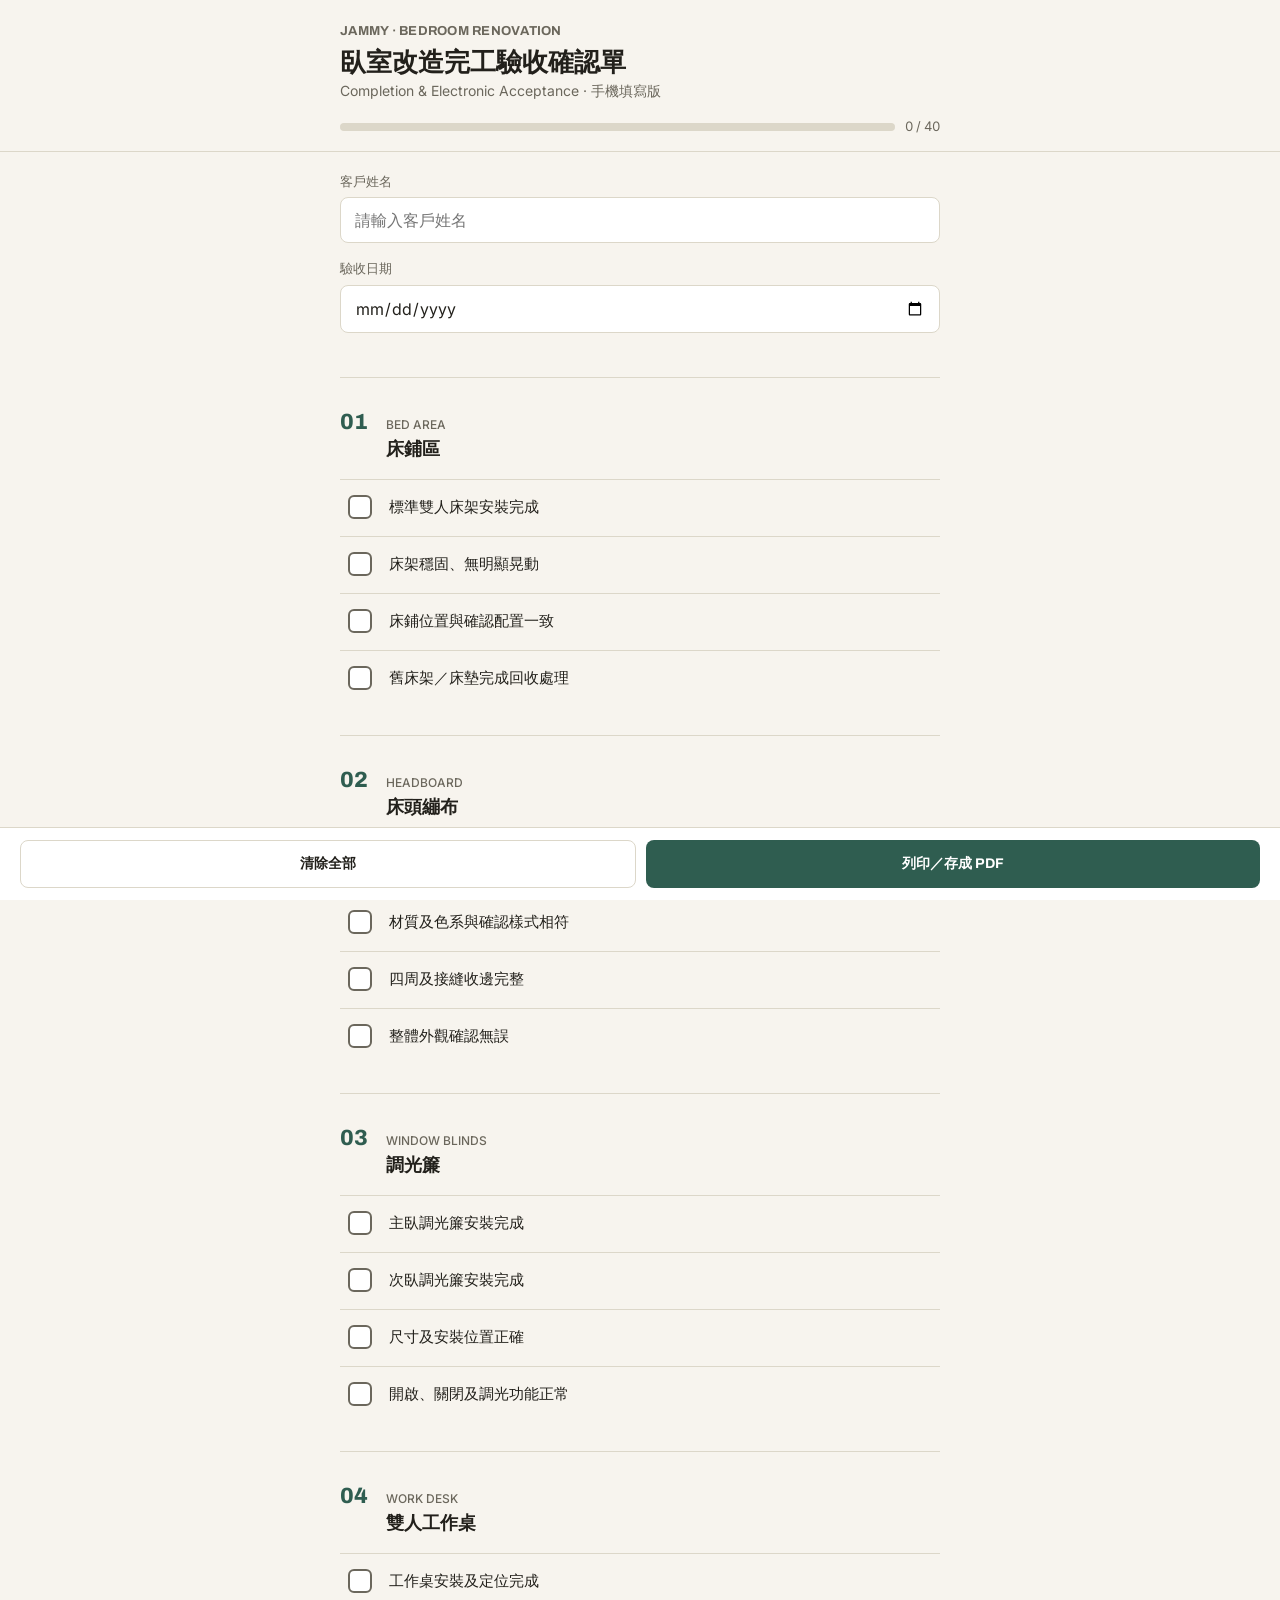
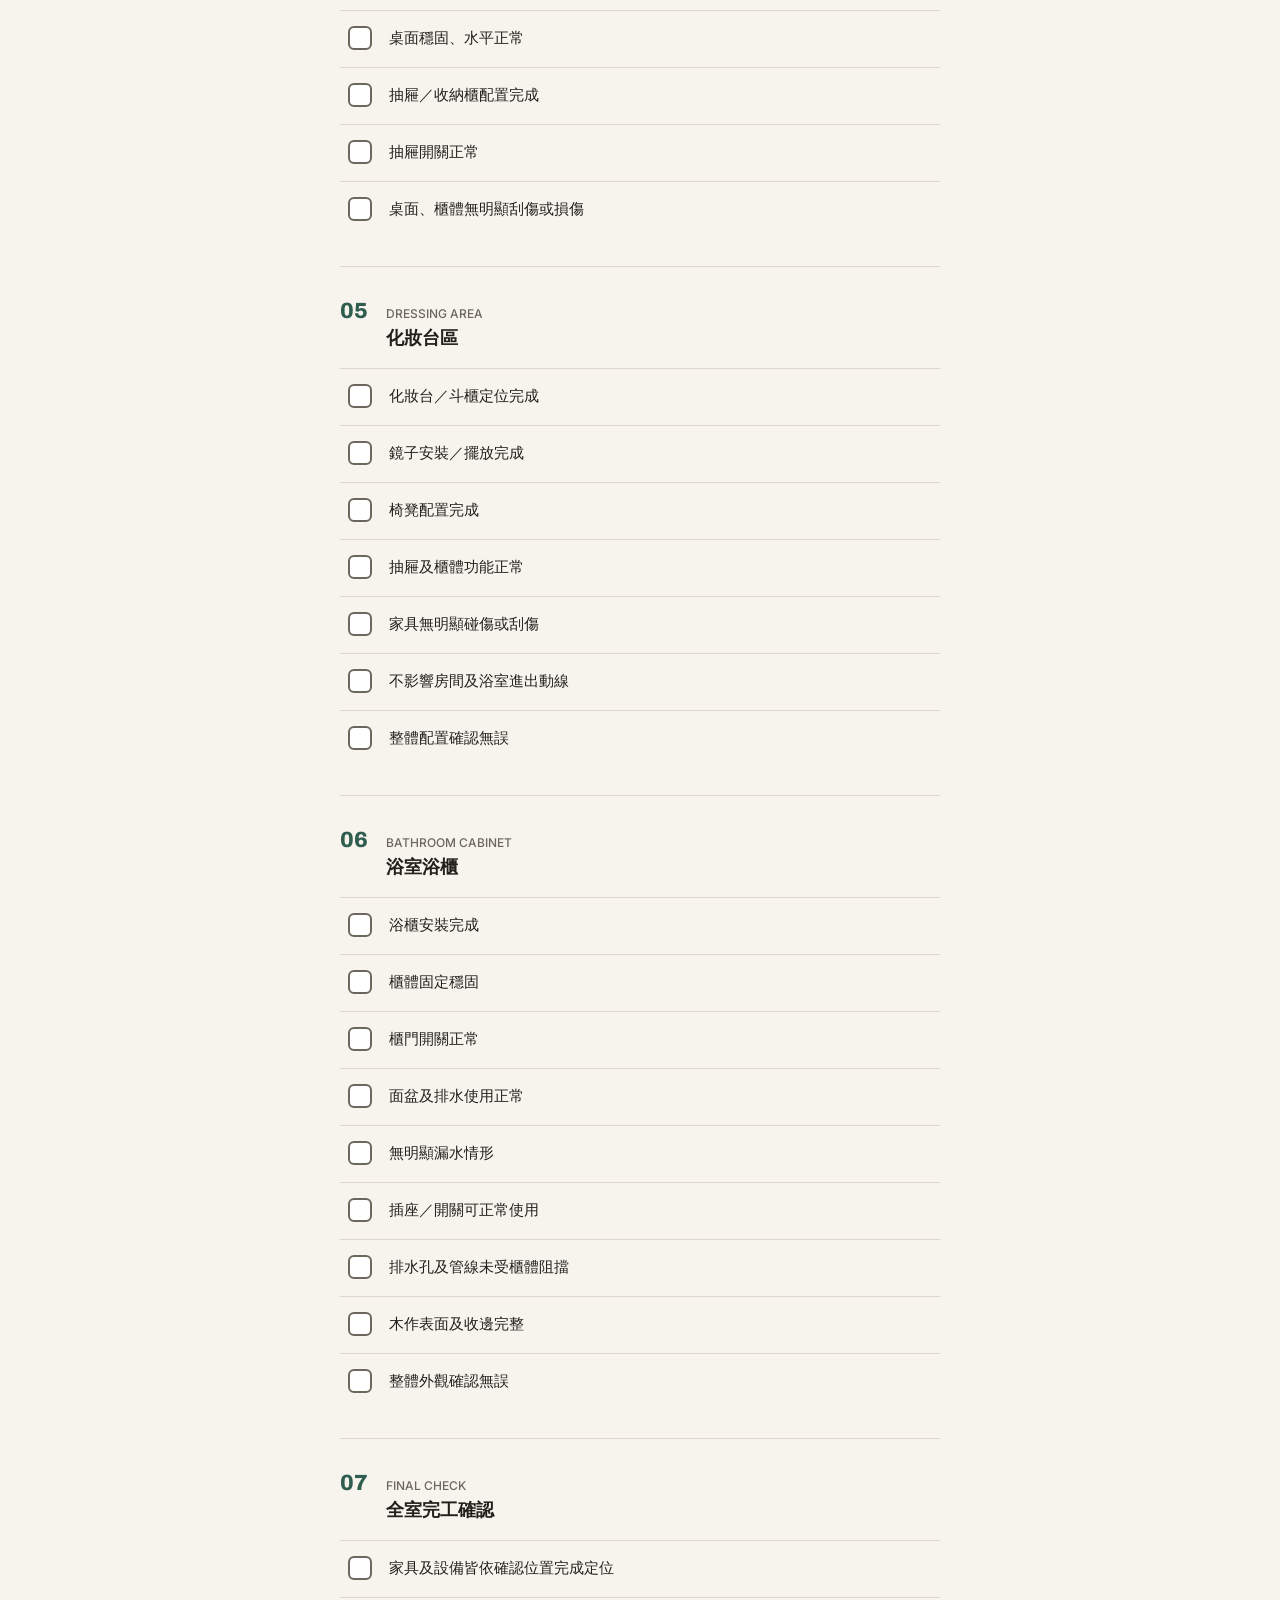
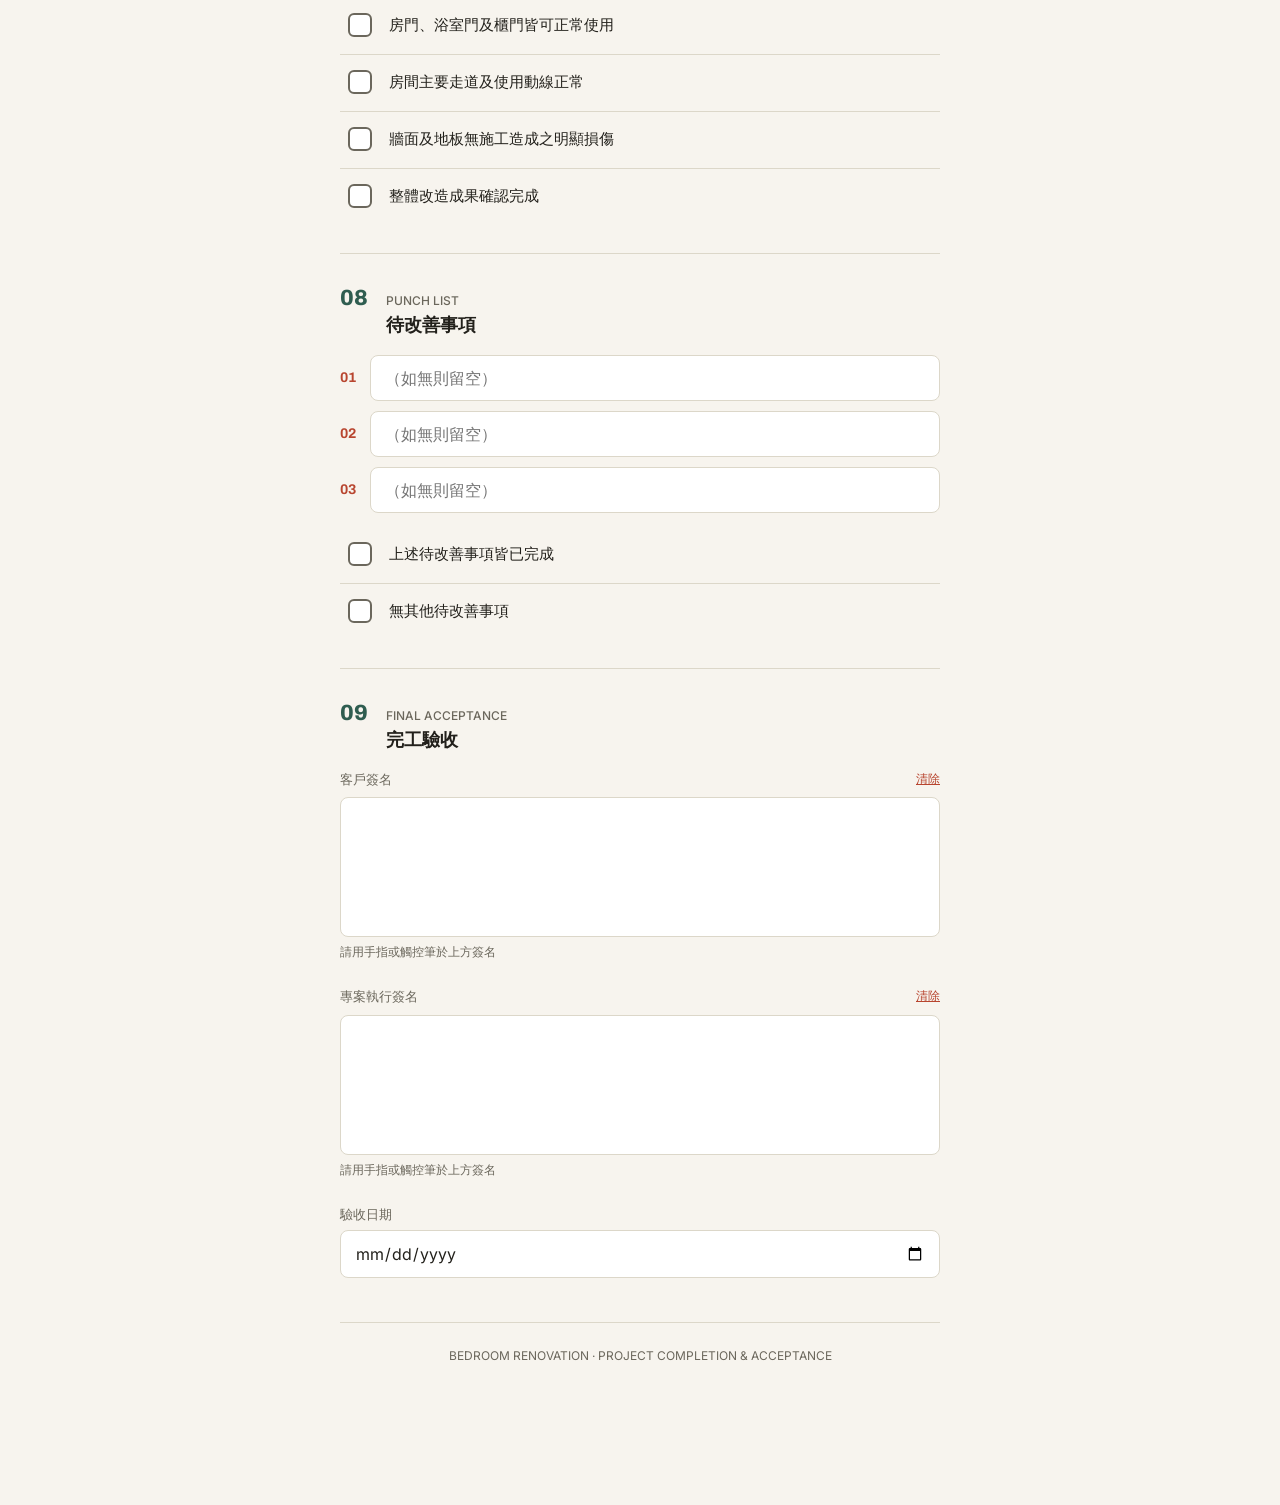
<file: Check_form/202609_Jammy_bedroom_deco.html>
<!DOCTYPE html>
<html lang="zh-Hant">
<head>
<meta charset="UTF-8">
<meta name="viewport" content="width=device-width, initial-scale=1.0, maximum-scale=1.0">
<title>臥室改造｜完工驗收確認單</title>
<link rel="preconnect" href="https://fonts.googleapis.com">
<link href="https://fonts.googleapis.com/css2?family=Archivo:wght@600;700;800&family=Inter:wght@400;500;600&display=swap" rel="stylesheet">
<style>
  :root{
    --paper:#F7F4EE;
    --ink:#22201B;
    --ink-soft:#6B675C;
    --accent:#2F5D50;
    --accent-soft:#E4ECE9;
    --warm:#B8452F;
    --warm-soft:#F5E4DE;
    --line:#DCD7C9;
    --white:#FFFFFF;
  }
  *{box-sizing:border-box;}
  html,body{margin:0;padding:0;}
  body{
    background:var(--paper);
    color:var(--ink);
    font-family:'Inter',sans-serif;
    font-size:16px;
    line-height:1.5;
    padding-bottom:100px;
  }
  .wrap{max-width:640px;margin:0 auto;padding:0 20px;}

  header.top{
    position:sticky; top:0; z-index:20;
    background:var(--paper);
    border-bottom:1px solid var(--line);
    padding-top:22px;
  }
  .eyebrow{
    font-family:'Archivo',sans-serif;
    font-weight:700;
    font-size:13px;
    color:var(--ink-soft);
    letter-spacing:0.02em;
  }
  h1{
    font-family:'Archivo',sans-serif;
    font-weight:800;
    font-size:26px;
    margin:4px 0 2px 0;
    line-height:1.25;
  }
  .subtitle{color:var(--ink-soft); font-size:14px; margin-bottom:16px;}

  .progress-row{display:flex; align-items:center; gap:10px; padding-bottom:14px;}
  .progress-track{flex:1; height:8px; background:var(--line); border-radius:4px; overflow:hidden;}
  .progress-fill{height:100%; width:0%; background:var(--accent); transition:width .25s ease;}
  .progress-label{font-size:13px; color:var(--ink-soft); white-space:nowrap; font-variant-numeric:tabular-nums;}

  section{padding:28px 0; border-bottom:1px solid var(--line);}
  .project-info{padding-top:20px;}
  .field-row{display:flex; flex-direction:column; gap:6px; margin-bottom:16px;}
  .field-row label{font-size:13px; color:var(--ink-soft); font-weight:500;}
  input[type="text"], input[type="date"]{
    font-family:'Inter',sans-serif;
    font-size:16px;
    padding:12px 14px;
    border:1px solid var(--line);
    border-radius:8px;
    background:var(--white);
    color:var(--ink);
    width:100%;
  }
  input[type="text"]:focus, input[type="date"]:focus{
    outline:2px solid var(--accent);
    outline-offset:1px;
    border-color:var(--accent);
  }

  .section-head{display:flex; align-items:baseline; gap:12px; margin-bottom:16px;}
  .section-num{font-family:'Archivo',sans-serif; font-weight:800; font-size:22px; color:var(--accent); min-width:34px;}
  .section-title{font-family:'Archivo',sans-serif; font-weight:700; font-size:18px;}
  .section-title .en{display:block; font-family:'Inter',sans-serif; font-weight:500; font-size:12px; color:var(--ink-soft); text-transform:none; margin-bottom:2px;}

  .check-item{
    display:flex; align-items:flex-start; gap:14px;
    padding:14px 4px;
    border-top:1px solid var(--line);
    cursor:pointer;
  }
  .check-item:first-of-type{border-top:none;}
  .check-item input[type="checkbox"]{
    appearance:none; -webkit-appearance:none;
    width:24px; height:24px; min-width:24px;
    border:2px solid var(--ink-soft);
    border-radius:6px;
    margin-top:1px;
    position:relative;
    cursor:pointer;
    background:var(--white);
    flex-shrink:0;
  }
  .check-item input[type="checkbox"]:checked{
    background:var(--accent);
    border-color:var(--accent);
  }
  .check-item input[type="checkbox"]:checked::after{
    content:"";
    position:absolute;
    left:6px; top:2px;
    width:7px; height:12px;
    border:solid white;
    border-width:0 2px 2px 0;
    transform:rotate(45deg);
  }
  .check-item span{font-size:15px; padding-top:2px;}
  .check-item.checked span{color:var(--ink-soft); text-decoration:line-through; text-decoration-color:var(--line);}

  .punch-line{display:flex; align-items:center; gap:10px; margin-bottom:10px;}
  .punch-num{font-family:'Archivo',sans-serif; font-weight:700; color:var(--warm); font-size:14px; min-width:20px;}

  .sig-block{margin-bottom:26px;}
  .sig-label{font-size:13px; color:var(--ink-soft); font-weight:500; margin-bottom:8px; display:flex; justify-content:space-between; align-items:center;}
  .sig-clear{font-size:12px; color:var(--warm); background:none; border:none; cursor:pointer; font-family:'Inter',sans-serif; text-decoration:underline; padding:0;}
  canvas.sigpad{
    width:100%; height:140px;
    background:var(--white);
    border:1px solid var(--line);
    border-radius:8px;
    touch-action:none;
    display:block;
  }
  .sig-hint{font-size:12px; color:var(--ink-soft); margin-top:6px;}

  .bar{
    position:fixed; bottom:0; left:0; right:0;
    background:var(--white);
    border-top:1px solid var(--line);
    padding:12px 20px calc(12px + env(safe-area-inset-bottom));
    display:flex; gap:10px; z-index:30;
  }
  .bar button{
    flex:1;
    font-family:'Archivo',sans-serif;
    font-weight:700;
    font-size:14px;
    padding:14px 10px;
    border-radius:8px;
    border:none;
    cursor:pointer;
  }
  .btn-primary{background:var(--accent); color:white;}
  .btn-secondary{background:var(--white); color:var(--ink); border:1px solid var(--line) !important;}

  .save-note{font-size:12px; color:var(--ink-soft); text-align:center; padding-top:10px;}

  footer.doc-footer{padding:24px 0 40px 0; text-align:center; font-size:12px; color:var(--ink-soft);}

  @media print{
    body{padding-bottom:0;}
    .bar, header.top .progress-row, .save-note{display:none !important;}
    header.top{position:static; border-bottom:none;}
    section{break-inside:avoid; padding:16px 0;}
    .check-item input[type="checkbox"]{-webkit-print-color-adjust:exact; print-color-adjust:exact;}
  }
</style>
</head>
<body>

<header class="top">
  <div class="wrap">
    <div class="eyebrow">JAMMY · BEDROOM RENOVATION</div>
    <h1>臥室改造完工驗收確認單</h1>
    <div class="subtitle">Completion &amp; Electronic Acceptance · 手機填寫版</div>
    <div class="progress-row">
      <div class="progress-track"><div class="progress-fill" id="progressFill"></div></div>
      <div class="progress-label" id="progressLabel">0 / 40</div>
    </div>
  </div>
</header>

<div class="wrap">

  <section class="project-info">
    <div class="field-row">
      <label for="customerName">客戶姓名</label>
      <input type="text" id="customerName" placeholder="請輸入客戶姓名" autocomplete="name">
    </div>
    <div class="field-row">
      <label for="checkDate">驗收日期</label>
      <input type="date" id="checkDate">
    </div>
  </section>

  <!-- Sections are generated with data below -->
  <div id="sectionsContainer"></div>

  <section id="punchSection">
    <div class="section-head">
      <div class="section-num">08</div>
      <div class="section-title"><span class="en">PUNCH LIST</span>待改善事項</div>
    </div>
    <div class="punch-line"><div class="punch-num">01</div><input type="text" class="punch-input" data-punch="0" placeholder="（如無則留空）"></div>
    <div class="punch-line"><div class="punch-num">02</div><input type="text" class="punch-input" data-punch="1" placeholder="（如無則留空）"></div>
    <div class="punch-line"><div class="punch-num">03</div><input type="text" class="punch-input" data-punch="2" placeholder="（如無則留空）"></div>
    <div style="margin-top:14px;">
      <div class="check-item" data-check-id="punch-0">
        <input type="checkbox" id="punch-0">
        <span>上述待改善事項皆已完成</span>
      </div>
      <div class="check-item" data-check-id="punch-1">
        <input type="checkbox" id="punch-1">
        <span>無其他待改善事項</span>
      </div>
    </div>
  </section>

  <section id="finalSection">
    <div class="section-head">
      <div class="section-num">09</div>
      <div class="section-title"><span class="en">FINAL ACCEPTANCE</span>完工驗收</div>
    </div>

    <div class="sig-block">
      <div class="sig-label"><span>客戶簽名</span><button class="sig-clear" data-clear="customer">清除</button></div>
      <canvas class="sigpad" id="sig-customer"></canvas>
      <div class="sig-hint">請用手指或觸控筆於上方簽名</div>
    </div>

    <div class="sig-block">
      <div class="sig-label"><span>專案執行簽名</span><button class="sig-clear" data-clear="exec">清除</button></div>
      <canvas class="sigpad" id="sig-exec"></canvas>
      <div class="sig-hint">請用手指或觸控筆於上方簽名</div>
    </div>

    <div class="field-row">
      <label for="finalDate">驗收日期</label>
      <input type="date" id="finalDate">
    </div>
  </section>

  <footer class="doc-footer">BEDROOM RENOVATION · PROJECT COMPLETION &amp; ACCEPTANCE</footer>
</div>

<div class="bar">
  <button class="btn-secondary" id="resetBtn">清除全部</button>
  <button class="btn-primary" id="printBtn">列印／存成 PDF</button>
</div>
<div class="save-note wrap" id="saveNote" style="display:none;">已自動儲存</div>

<script>
const SECTIONS = [
  { num:"01", en:"BED AREA", zh:"床鋪區", items:[
    "標準雙人床架安裝完成","床架穩固、無明顯晃動","床鋪位置與確認配置一致","舊床架／床墊完成回收處理"
  ]},
  { num:"02", en:"HEADBOARD", zh:"床頭繃布", items:[
    "床頭繃布／超耐刮皮革施工完成","材質及色系與確認樣式相符","四周及接縫收邊完整","整體外觀確認無誤"
  ]},
  { num:"03", en:"WINDOW BLINDS", zh:"調光簾", items:[
    "主臥調光簾安裝完成","次臥調光簾安裝完成","尺寸及安裝位置正確","開啟、關閉及調光功能正常"
  ]},
  { num:"04", en:"WORK DESK", zh:"雙人工作桌", items:[
    "工作桌安裝及定位完成","桌面穩固、水平正常","抽屜／收納櫃配置完成","抽屜開關正常","桌面、櫃體無明顯刮傷或損傷"
  ]},
  { num:"05", en:"DRESSING AREA", zh:"化妝台區", items:[
    "化妝台／斗櫃定位完成","鏡子安裝／擺放完成","椅凳配置完成","抽屜及櫃體功能正常","家具無明顯碰傷或刮傷","不影響房間及浴室進出動線","整體配置確認無誤"
  ]},
  { num:"06", en:"BATHROOM CABINET", zh:"浴室浴櫃", items:[
    "浴櫃安裝完成","櫃體固定穩固","櫃門開關正常","面盆及排水使用正常","無明顯漏水情形","插座／開關可正常使用","排水孔及管線未受櫃體阻擋","木作表面及收邊完整","整體外觀確認無誤"
  ]},
  { num:"07", en:"FINAL CHECK", zh:"全室完工確認", items:[
    "家具及設備皆依確認位置完成定位","房門、浴室門及櫃門皆可正常使用","房間主要走道及使用動線正常","牆面及地板無施工造成之明顯損傷","整體改造成果確認完成"
  ]}
];

const container = document.getElementById('sectionsContainer');
let checkboxCount = 0;

SECTIONS.forEach((sec, sIdx) => {
  const section = document.createElement('section');
  const head = document.createElement('div');
  head.className = 'section-head';
  head.innerHTML = `<div class="section-num">${sec.num}</div>
    <div class="section-title"><span class="en">${sec.en}</span>${sec.zh}</div>`;
  section.appendChild(head);

  sec.items.forEach((label, iIdx) => {
    const id = `s${sIdx}-i${iIdx}`;
    const row = document.createElement('div');
    row.className = 'check-item';
    row.dataset.checkId = id;
    row.innerHTML = `<input type="checkbox" id="${id}"><span>${label}</span>`;
    section.appendChild(row);
    checkboxCount++;
  });

  container.appendChild(section);
});

document.getElementById('progressLabel').textContent = `0 / ${checkboxCount + 2}`;

// toggle checkbox on row click, keep label struck-through state
document.body.addEventListener('click', (e) => {
  const row = e.target.closest('.check-item');
  if (!row) return;
  const cb = row.querySelector('input[type="checkbox"]');
  if (e.target !== cb) cb.checked = !cb.checked;
  row.classList.toggle('checked', cb.checked);
  updateProgress();
  scheduleSave();
});

function updateProgress(){
  const all = document.querySelectorAll('.check-item input[type="checkbox"]');
  const total = all.length;
  const checked = document.querySelectorAll('.check-item input[type="checkbox"]:checked').length;
  document.getElementById('progressFill').style.width = total ? `${(checked/total)*100}%` : '0%';
  document.getElementById('progressLabel').textContent = `${checked} / ${total}`;
}

// ---- Signature pads ----
function setupSigPad(canvas){
  const ctx = canvas.getContext('2d');
  function resize(){
    const rect = canvas.getBoundingClientRect();
    const ratio = window.devicePixelRatio || 1;
    const prevData = canvas.toDataURL ? canvas._imgData : null;
    canvas.width = rect.width * ratio;
    canvas.height = rect.height * ratio;
    ctx.scale(ratio, ratio);
    ctx.lineWidth = 2.4;
    ctx.lineCap = 'round';
    ctx.strokeStyle = '#22201B';
  }
  resize();
  let drawing = false, last = null;

  function pos(e){
    const rect = canvas.getBoundingClientRect();
    const t = e.touches ? e.touches[0] : e;
    return { x: t.clientX - rect.left, y: t.clientY - rect.top };
  }
  function start(e){ drawing = true; last = pos(e); e.preventDefault(); }
  function move(e){
    if(!drawing) return;
    const p = pos(e);
    ctx.beginPath(); ctx.moveTo(last.x, last.y); ctx.lineTo(p.x, p.y); ctx.stroke();
    last = p;
    e.preventDefault();
    canvas.dataset.hasInk = "1";
    scheduleSave();
  }
  function end(){ drawing = false; }

  canvas.addEventListener('mousedown', start);
  canvas.addEventListener('mousemove', move);
  window.addEventListener('mouseup', end);
  canvas.addEventListener('touchstart', start, {passive:false});
  canvas.addEventListener('touchmove', move, {passive:false});
  canvas.addEventListener('touchend', end);

  canvas._clear = () => { ctx.clearRect(0,0,canvas.width,canvas.height); canvas.dataset.hasInk = ""; scheduleSave(); };
  canvas._ctx = ctx;
  return canvas;
}

const sigCustomer = setupSigPad(document.getElementById('sig-customer'));
const sigExec = setupSigPad(document.getElementById('sig-exec'));

document.querySelectorAll('.sig-clear').forEach(btn => {
  btn.addEventListener('click', () => {
    const which = btn.dataset.clear;
    (which === 'customer' ? sigCustomer : sigExec)._clear();
  });
});

// ---- Reset ----
document.getElementById('resetBtn').addEventListener('click', () => {
  if(!confirm('確定要清除全部已填寫的內容嗎？此動作無法復原。')) return;
  document.querySelectorAll('input[type="checkbox"]').forEach(cb => { cb.checked = false; cb.closest('.check-item')?.classList.remove('checked'); });
  document.querySelectorAll('input[type="text"], input[type="date"]').forEach(inp => inp.value = '');
  sigCustomer._clear();
  sigExec._clear();
  updateProgress();
  scheduleSave(true);
});

// ---- Print ----
document.getElementById('printBtn').addEventListener('click', () => window.print());

// ---- Autosave (personal, this device/account only) ----
let saveTimer = null;
function scheduleSave(immediate){
  clearTimeout(saveTimer);
  saveTimer = setTimeout(doSave, immediate ? 0 : 600);
}
async function doSave(){
  try{
    const data = {
      customerName: document.getElementById('customerName').value,
      checkDate: document.getElementById('checkDate').value,
      finalDate: document.getElementById('finalDate').value,
      checks: {},
      punch: Array.from(document.querySelectorAll('.punch-input')).map(i => i.value),
      sigCustomer: document.getElementById('sig-customer').dataset.hasInk ? document.getElementById('sig-customer').toDataURL() : "",
      sigExec: document.getElementById('sig-exec').dataset.hasInk ? document.getElementById('sig-exec').toDataURL() : ""
    };
    document.querySelectorAll('.check-item input[type="checkbox"]').forEach(cb => { data.checks[cb.id] = cb.checked; });
    if(window.storage){
      await window.storage.set('jammy-bedroom-acceptance', JSON.stringify(data), false);
      showSaveNote();
    }
  }catch(err){ console.error('save failed', err); }
}
let noteTimer = null;
function showSaveNote(){
  const note = document.getElementById('saveNote');
  note.style.display = 'block';
  clearTimeout(noteTimer);
  noteTimer = setTimeout(() => { note.style.display = 'none'; }, 1500);
}

async function loadSaved(){
  try{
    if(!window.storage) return;
    const res = await window.storage.get('jammy-bedroom-acceptance', false);
    if(!res || !res.value) return;
    const data = JSON.parse(res.value);
    document.getElementById('customerName').value = data.customerName || '';
    document.getElementById('checkDate').value = data.checkDate || '';
    document.getElementById('finalDate').value = data.finalDate || '';
    document.querySelectorAll('.punch-input').forEach((inp, idx) => inp.value = (data.punch && data.punch[idx]) || '');
    if(data.checks){
      Object.keys(data.checks).forEach(id => {
        const cb = document.getElementById(id);
        if(cb){ cb.checked = data.checks[id]; cb.closest('.check-item')?.classList.toggle('checked', cb.checked); }
      });
    }
    [['sig-customer', data.sigCustomer], ['sig-exec', data.sigExec]].forEach(([id, dataUrl]) => {
      if(!dataUrl) return;
      const canvas = document.getElementById(id);
      const img = new Image();
      img.onload = () => { canvas._ctx.drawImage(img, 0, 0, canvas.width, canvas.height); canvas.dataset.hasInk = "1"; };
      img.src = dataUrl;
    });
    updateProgress();
  }catch(err){
    // no saved data yet, ignore
  }
}

// text inputs trigger autosave too
document.body.addEventListener('input', (e) => {
  if(e.target.matches('input[type="text"], input[type="date"]')) scheduleSave();
});

updateProgress();
loadSaved();
</script>

</body>
</html>
</file>
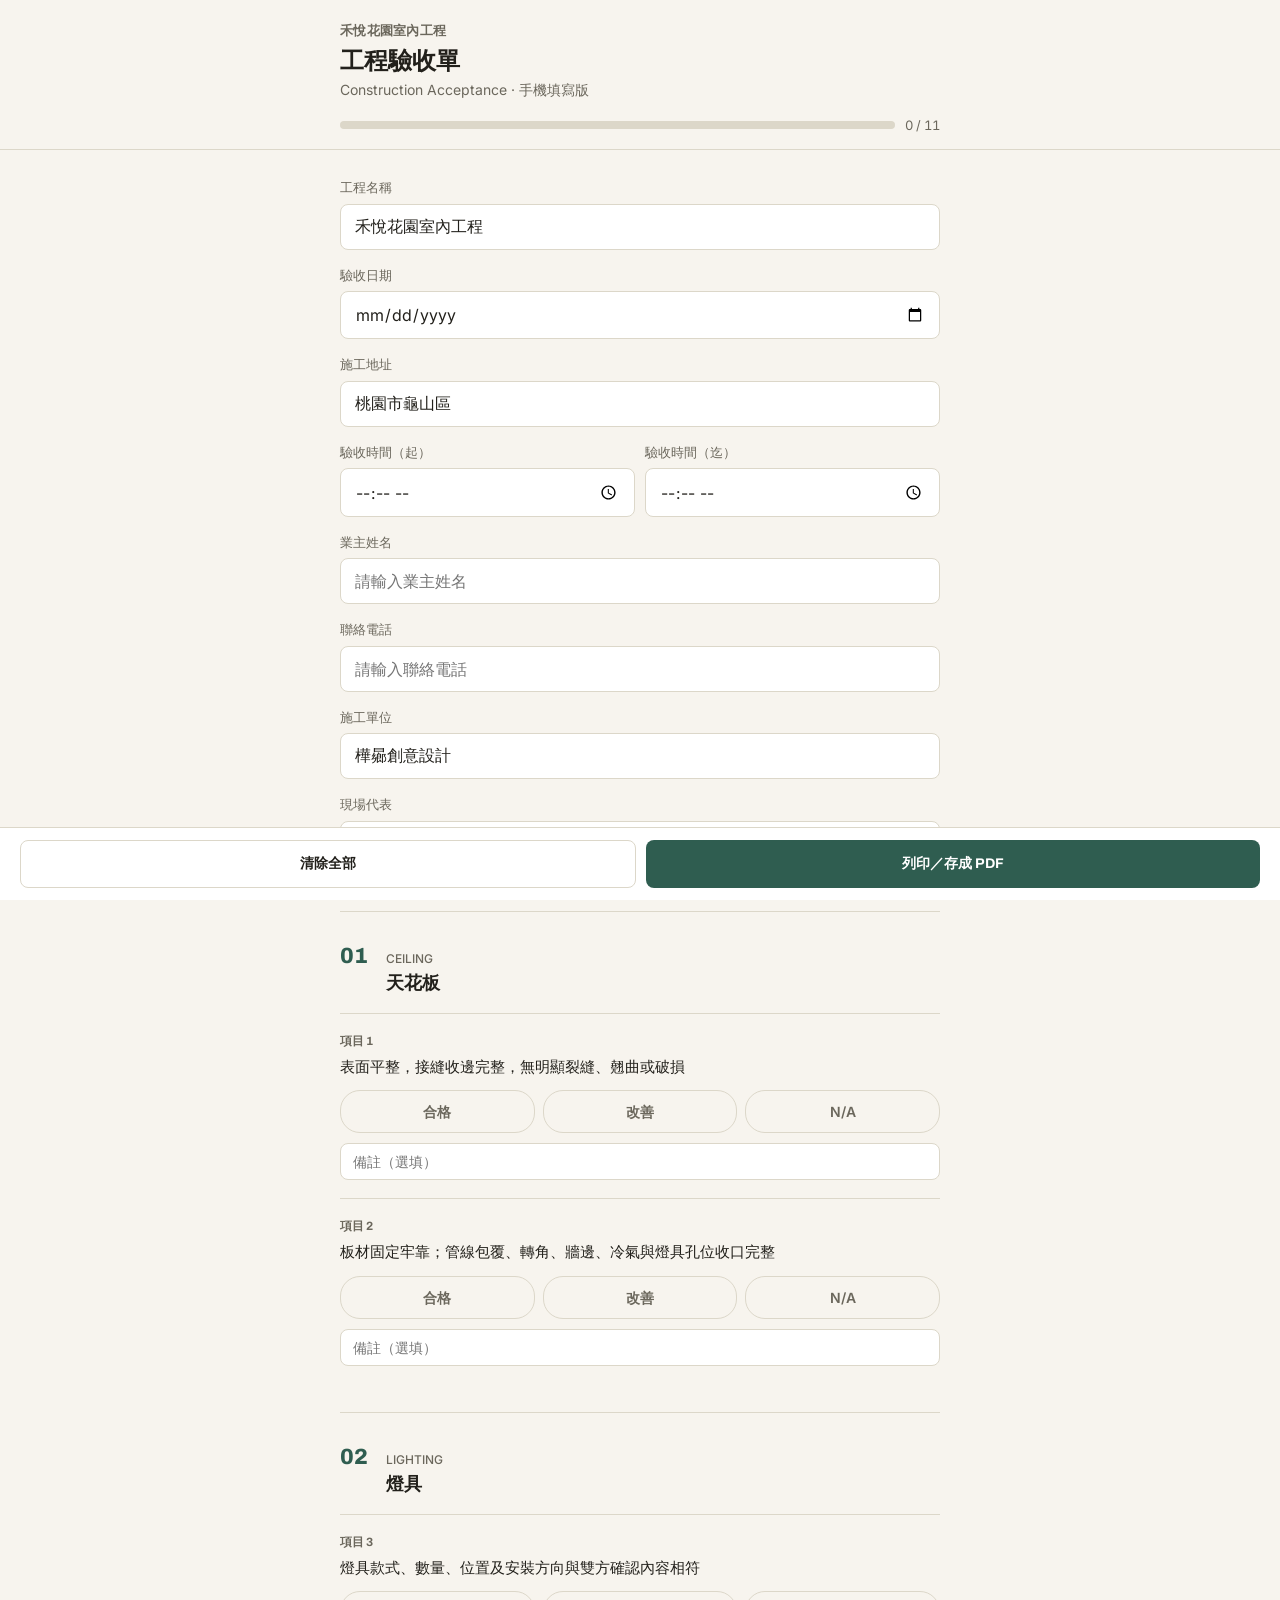
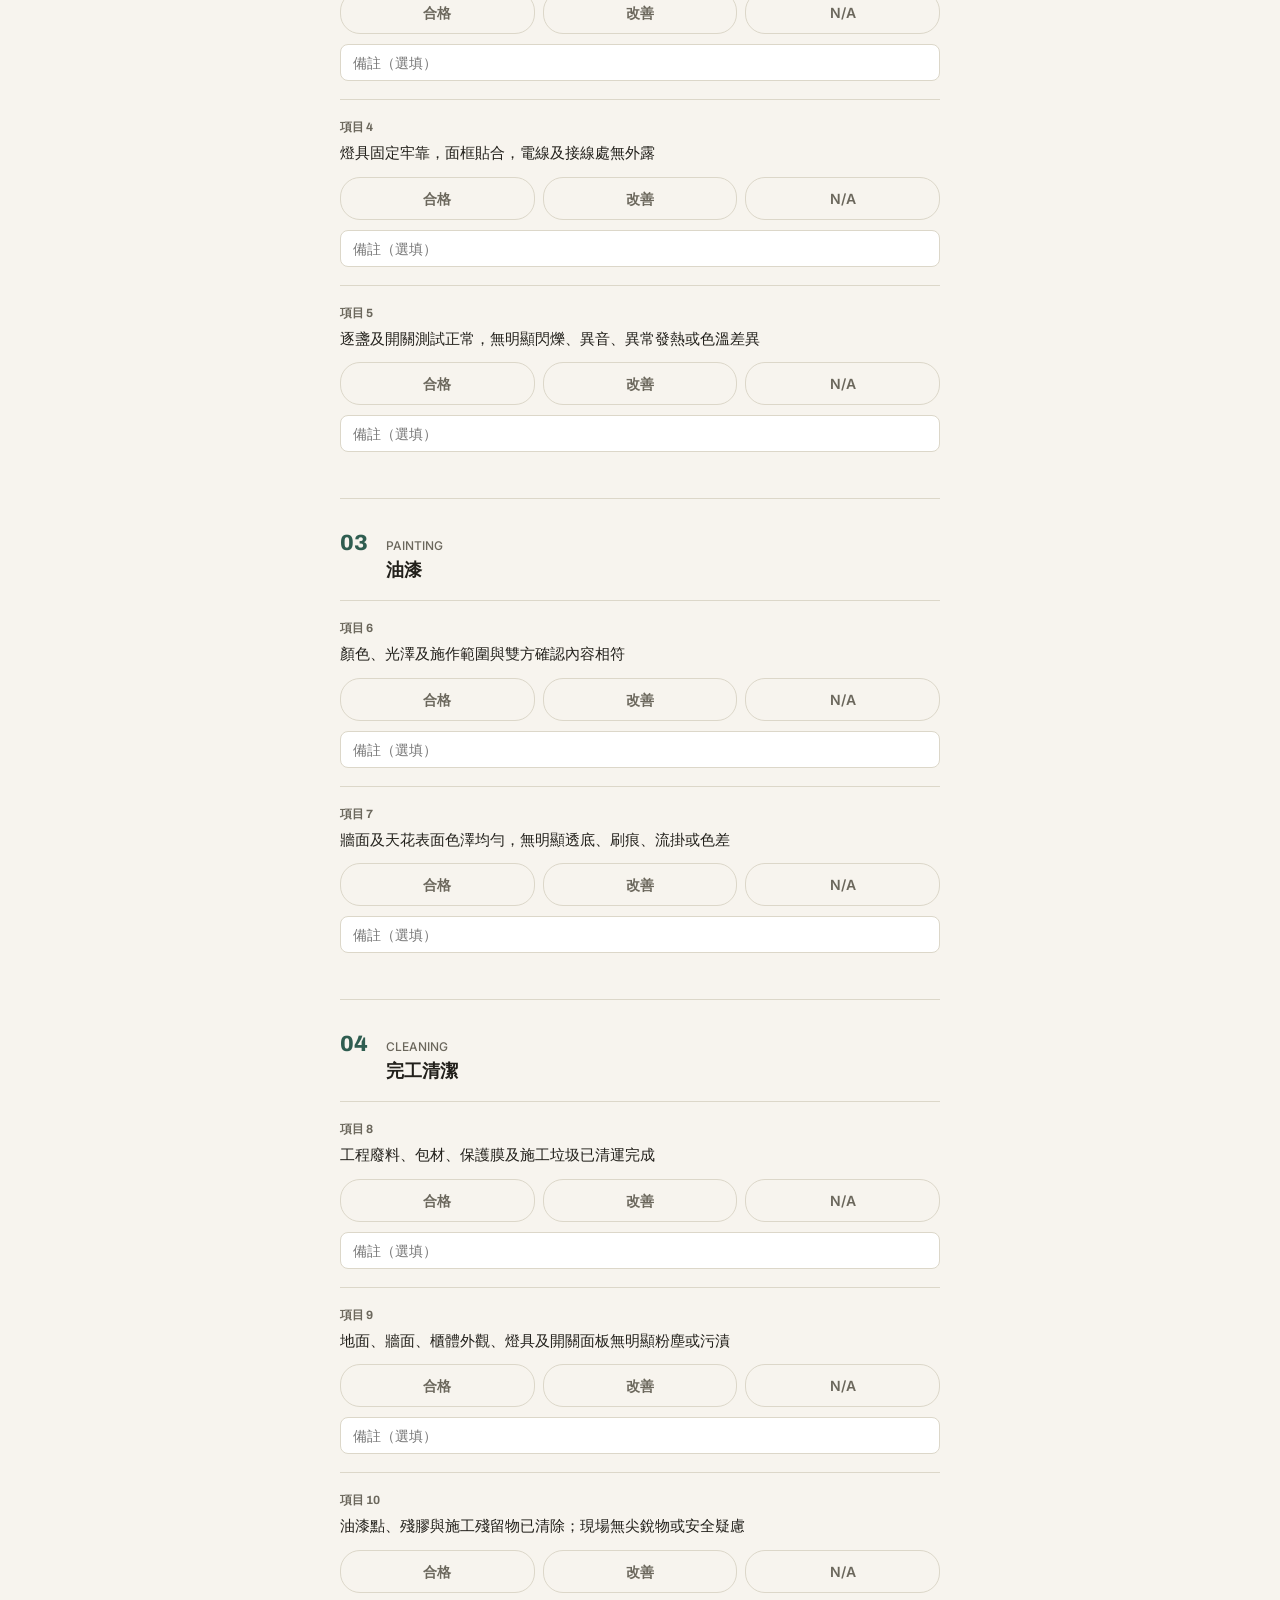
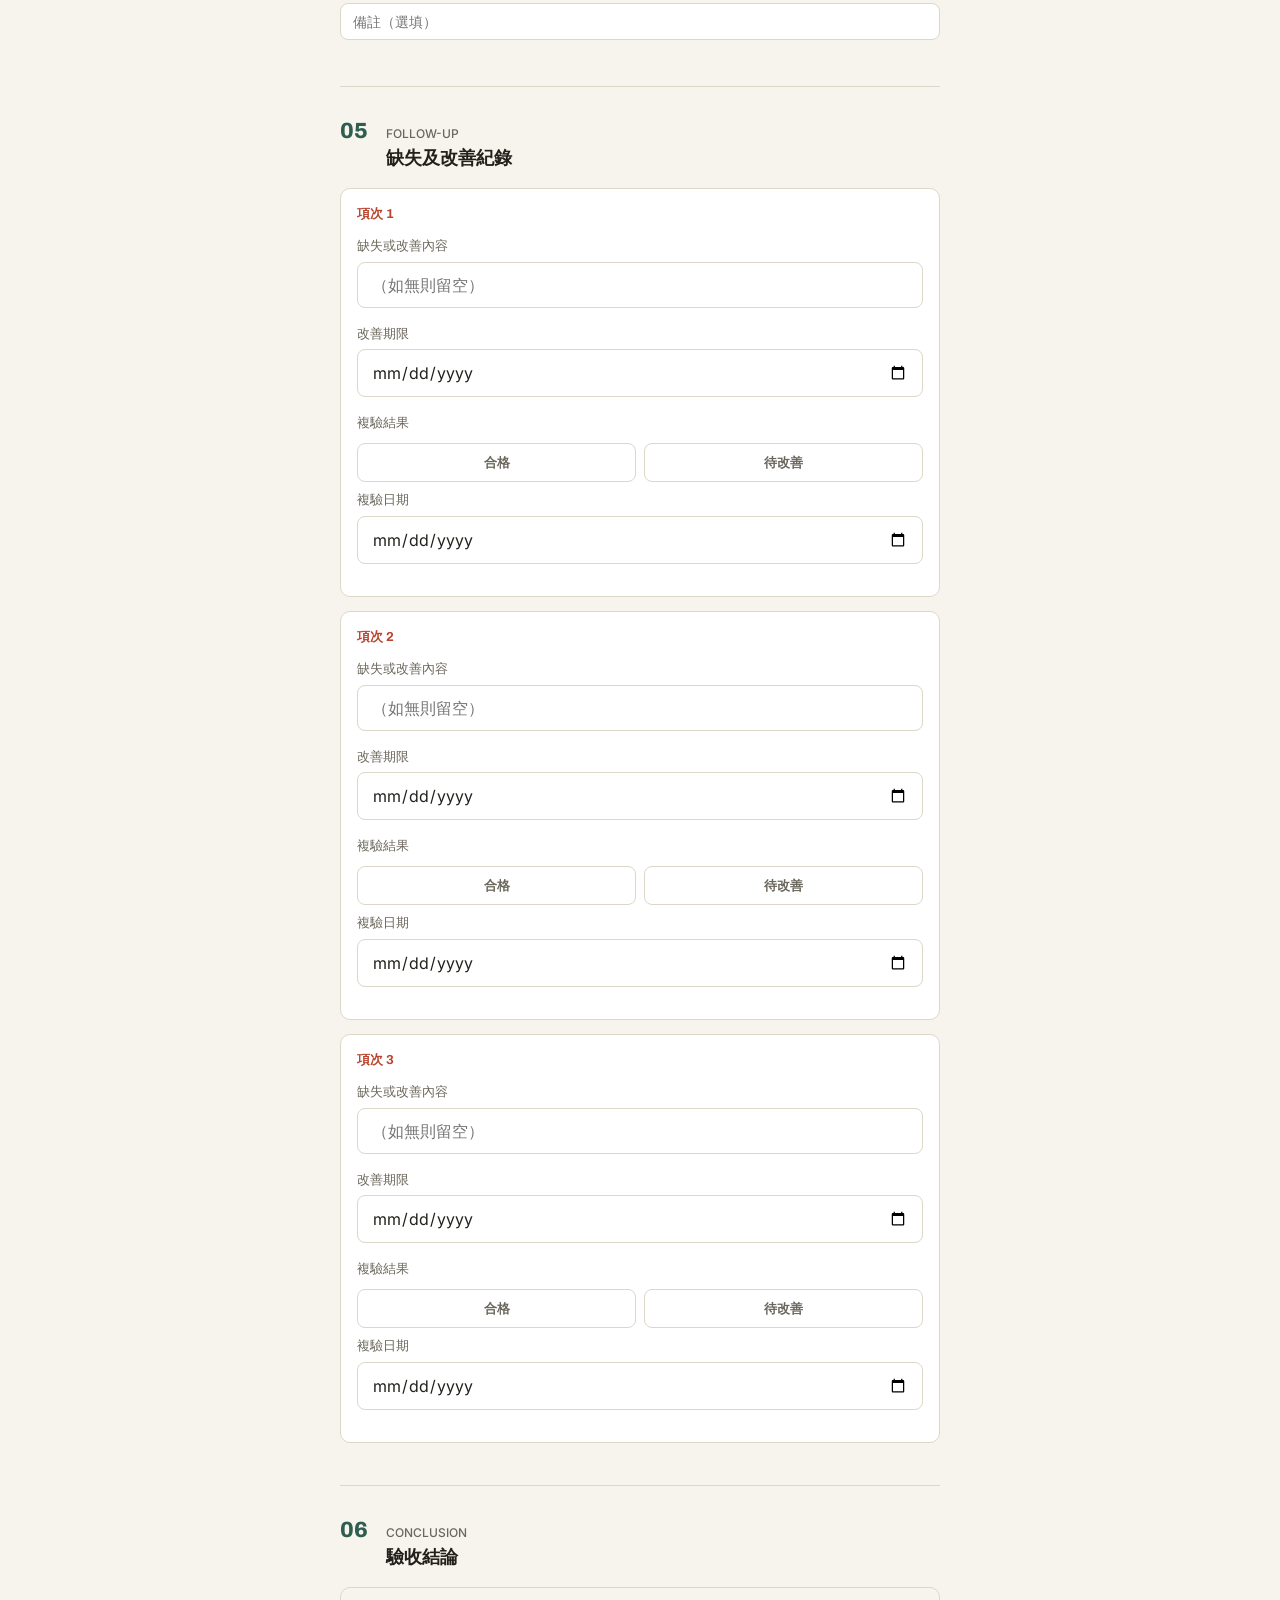
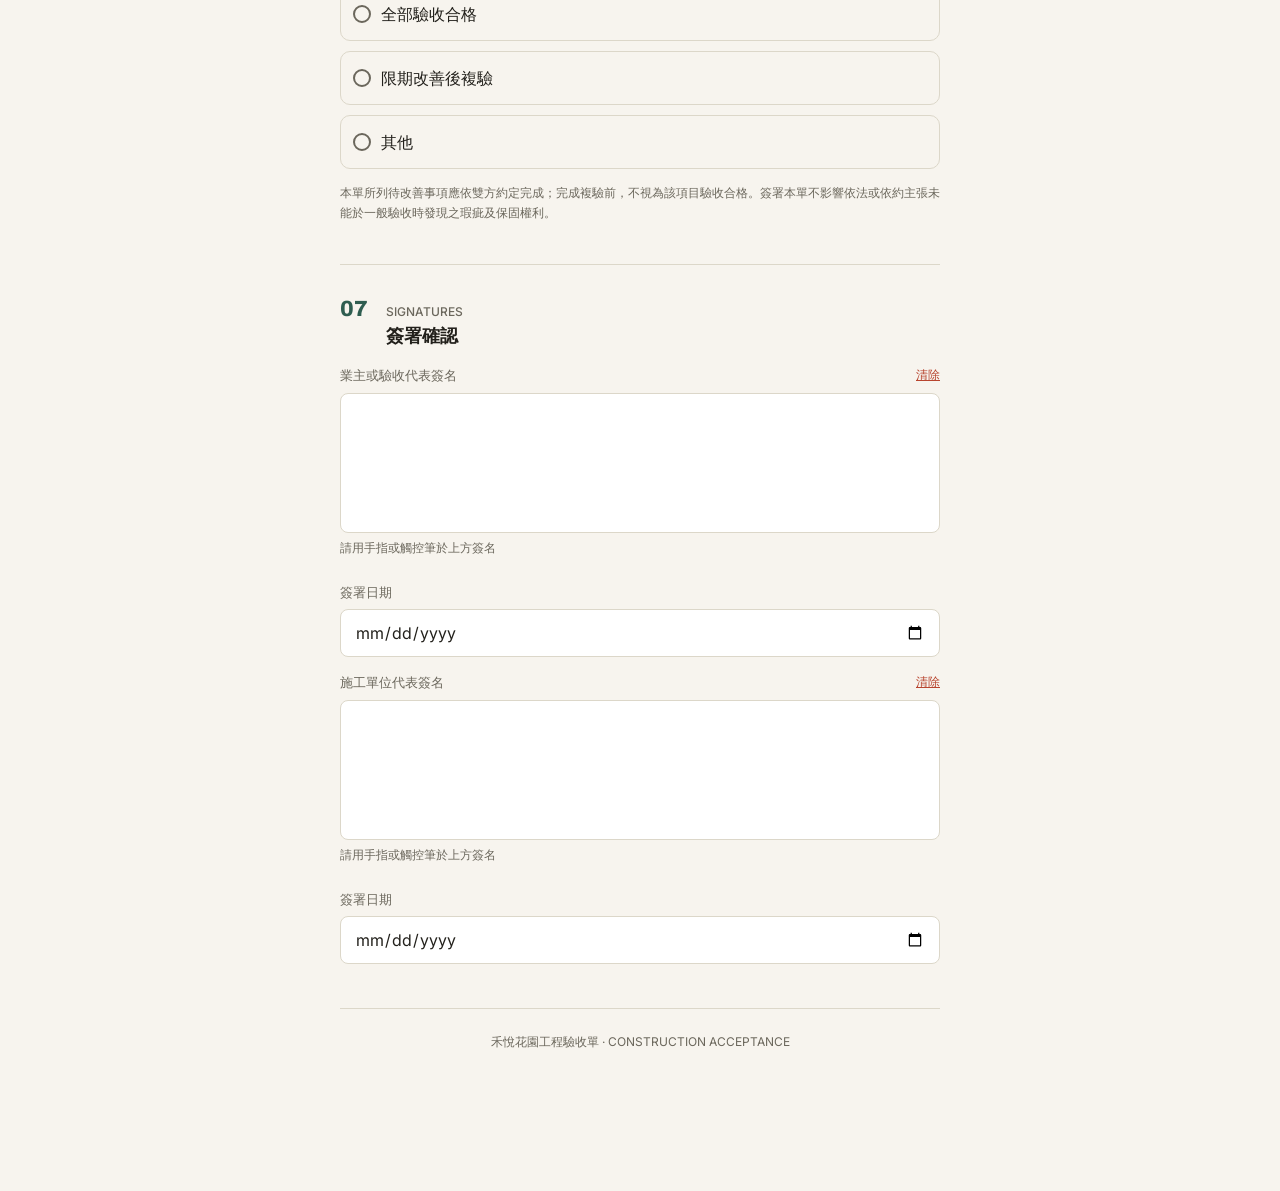
<file: Check_form/20261022_HY_deco.html>
<!DOCTYPE html>
<html lang="zh-Hant">
<head>
<meta charset="UTF-8">
<meta name="viewport" content="width=device-width, initial-scale=1.0, maximum-scale=1.0">
<title>禾悅花園｜工程驗收單</title>
<link rel="preconnect" href="https://fonts.googleapis.com">
<link href="https://fonts.googleapis.com/css2?family=Archivo:wght@600;700;800&family=Inter:wght@400;500;600&display=swap" rel="stylesheet">
<style>
  :root{
    --paper:#F7F4EE;
    --ink:#22201B;
    --ink-soft:#6B675C;
    --accent:#2F5D50;
    --accent-soft:#E4ECE9;
    --warm:#B8452F;
    --warm-soft:#F5E4DE;
    --line:#DCD7C9;
    --white:#FFFFFF;
  }
  *{box-sizing:border-box;}
  html,body{margin:0;padding:0;}
  body{
    background:var(--paper);
    color:var(--ink);
    font-family:'Inter',sans-serif;
    font-size:16px;
    line-height:1.5;
    padding-bottom:100px;
  }
  .wrap{max-width:640px;margin:0 auto;padding:0 20px;}

  header.top{
    position:sticky; top:0; z-index:20;
    background:var(--paper);
    border-bottom:1px solid var(--line);
    padding-top:22px;
  }
  .eyebrow{font-family:'Archivo',sans-serif; font-weight:700; font-size:13px; color:var(--ink-soft); letter-spacing:0.02em;}
  h1{font-family:'Archivo',sans-serif; font-weight:800; font-size:24px; margin:4px 0 2px 0; line-height:1.3;}
  .subtitle{color:var(--ink-soft); font-size:14px; margin-bottom:16px;}

  .progress-row{display:flex; align-items:center; gap:10px; padding-bottom:14px;}
  .progress-track{flex:1; height:8px; background:var(--line); border-radius:4px; overflow:hidden;}
  .progress-fill{height:100%; width:0%; background:var(--accent); transition:width .25s ease;}
  .progress-label{font-size:13px; color:var(--ink-soft); white-space:nowrap; font-variant-numeric:tabular-nums;}

  section{padding:28px 0; border-bottom:1px solid var(--line);}

  .field-row{display:flex; flex-direction:column; gap:6px; margin-bottom:16px;}
  .field-row label{font-size:13px; color:var(--ink-soft); font-weight:500;}
  .field-pair{display:flex; gap:10px;}
  .field-pair .field-row{flex:1;}
  input[type="text"], input[type="date"], input[type="time"], input[type="tel"]{
    font-family:'Inter',sans-serif;
    font-size:16px;
    padding:12px 14px;
    border:1px solid var(--line);
    border-radius:8px;
    background:var(--white);
    color:var(--ink);
    width:100%;
  }
  input:focus{outline:2px solid var(--accent); outline-offset:1px; border-color:var(--accent);}

  .section-head{display:flex; align-items:baseline; gap:12px; margin-bottom:16px;}
  .section-num{font-family:'Archivo',sans-serif; font-weight:800; font-size:22px; color:var(--accent); min-width:34px;}
  .section-title{font-family:'Archivo',sans-serif; font-weight:700; font-size:18px;}
  .section-title .en{display:block; font-family:'Inter',sans-serif; font-weight:500; font-size:12px; color:var(--ink-soft); margin-bottom:2px;}

  .item-card{padding:18px 0; border-top:1px solid var(--line);}
  .item-card:first-of-type{border-top:none; padding-top:4px;}
  .item-tag{font-family:'Archivo',sans-serif; font-weight:700; font-size:12px; color:var(--ink-soft); margin-bottom:6px;}
  .item-desc{font-size:15px; margin-bottom:12px;}

  .pill-group{display:flex; gap:8px; margin-bottom:10px;}
  .pill{
    flex:1; text-align:center;
    padding:10px 6px;
    border:1.5px solid var(--line);
    border-radius:20px;
    font-size:14px; font-weight:600;
    color:var(--ink-soft);
    cursor:pointer;
    user-select:none;
  }
  .pill.pass.active{background:var(--accent); border-color:var(--accent); color:white;}
  .pill.fix.active{background:var(--warm); border-color:var(--warm); color:white;}
  .pill.na.active{background:var(--ink-soft); border-color:var(--ink-soft); color:white;}

  input.note-input{font-size:14px; padding:9px 12px;}

  .conclusion-pill{padding:14px 12px; border:1.5px solid var(--line); border-radius:10px; margin-bottom:10px; cursor:pointer; display:flex; align-items:center; gap:10px;}
  .conclusion-pill .dot{width:18px; height:18px; border-radius:50%; border:2px solid var(--ink-soft); flex-shrink:0; position:relative;}
  .conclusion-pill.active{border-color:var(--accent); background:var(--accent-soft);}
  .conclusion-pill.active .dot{border-color:var(--accent);}
  .conclusion-pill.active .dot::after{content:""; position:absolute; inset:3px; border-radius:50%; background:var(--accent);}
  .conclusion-other-input{margin-top:8px; display:none;}
  .conclusion-other-input.show{display:block;}

  .fix-record{border:1px solid var(--line); border-radius:10px; padding:16px; margin-bottom:14px; background:var(--white);}
  .fix-record .rec-title{font-family:'Archivo',sans-serif; font-weight:700; font-size:13px; color:var(--warm); margin-bottom:12px;}
  .recheck-toggle{display:flex; gap:8px; margin-top:4px;}
  .recheck-pill{flex:1; text-align:center; padding:9px 6px; border:1.5px solid var(--line); border-radius:8px; font-size:13px; font-weight:600; color:var(--ink-soft); cursor:pointer;}
  .recheck-pill.pass.active{background:var(--accent); border-color:var(--accent); color:white;}
  .recheck-pill.pending.active{background:var(--warm); border-color:var(--warm); color:white;}

  .sig-block{margin-bottom:26px;}
  .sig-label{font-size:13px; color:var(--ink-soft); font-weight:500; margin-bottom:8px; display:flex; justify-content:space-between; align-items:center;}
  .sig-clear{font-size:12px; color:var(--warm); background:none; border:none; cursor:pointer; font-family:'Inter',sans-serif; text-decoration:underline; padding:0;}
  canvas.sigpad{width:100%; height:140px; background:var(--white); border:1px solid var(--line); border-radius:8px; touch-action:none; display:block;}
  .sig-hint{font-size:12px; color:var(--ink-soft); margin-top:6px;}

  .bar{position:fixed; bottom:0; left:0; right:0; background:var(--white); border-top:1px solid var(--line); padding:12px 20px calc(12px + env(safe-area-inset-bottom)); display:flex; gap:10px; z-index:30;}
  .bar button{flex:1; font-family:'Archivo',sans-serif; font-weight:700; font-size:14px; padding:14px 10px; border-radius:8px; border:none; cursor:pointer;}
  .btn-primary{background:var(--accent); color:white;}
  .btn-secondary{background:var(--white); color:var(--ink); border:1px solid var(--line) !important;}

  .save-note{font-size:12px; color:var(--ink-soft); text-align:center; padding-top:10px;}
  footer.doc-footer{padding:24px 0 40px 0; text-align:center; font-size:12px; color:var(--ink-soft);}

  @media print{
    body{padding-bottom:0;}
    .bar, header.top .progress-row, .save-note{display:none !important;}
    header.top{position:static; border-bottom:none;}
    section{break-inside:avoid; padding:16px 0;}
  }
</style>
</head>
<body>

<header class="top">
  <div class="wrap">
    <div class="eyebrow">禾悅花園室內工程</div>
    <h1>工程驗收單</h1>
    <div class="subtitle">Construction Acceptance · 手機填寫版</div>
    <div class="progress-row">
      <div class="progress-track"><div class="progress-fill" id="progressFill"></div></div>
      <div class="progress-label" id="progressLabel">0 / 11</div>
    </div>
  </div>
</header>

<div class="wrap">

  <section class="project-info">
    <div class="field-row">
      <label for="projectName">工程名稱</label>
      <input type="text" id="projectName" value="禾悅花園室內工程">
    </div>
    <div class="field-row">
      <label for="checkDate">驗收日期</label>
      <input type="date" id="checkDate">
    </div>
    <div class="field-row">
      <label for="siteAddress">施工地址</label>
      <input type="text" id="siteAddress" value="桃園市龜山區">
    </div>
    <div class="field-pair">
      <div class="field-row">
        <label for="timeStart">驗收時間（起）</label>
        <input type="time" id="timeStart">
      </div>
      <div class="field-row">
        <label for="timeEnd">驗收時間（迄）</label>
        <input type="time" id="timeEnd">
      </div>
    </div>
    <div class="field-row">
      <label for="ownerName">業主姓名</label>
      <input type="text" id="ownerName" placeholder="請輸入業主姓名">
    </div>
    <div class="field-row">
      <label for="ownerPhone">聯絡電話</label>
      <input type="tel" id="ownerPhone" placeholder="請輸入聯絡電話">
    </div>
    <div class="field-row">
      <label for="contractor">施工單位</label>
      <input type="text" id="contractor" value="樺曏創意設計">
    </div>
    <div class="field-row">
      <label for="siteRep">現場代表</label>
      <input type="text" id="siteRep" placeholder="請輸入現場代表姓名">
    </div>
  </section>

  <div id="itemsContainer"></div>

  <section id="fixSection">
    <div class="section-head">
      <div class="section-num">05</div>
      <div class="section-title"><span class="en">FOLLOW-UP</span>缺失及改善紀錄</div>
    </div>
    <div id="fixRecords"></div>
  </section>

  <section id="conclusionSection">
    <div class="section-head">
      <div class="section-num">06</div>
      <div class="section-title"><span class="en">CONCLUSION</span>驗收結論</div>
    </div>
    <div class="conclusion-pill" data-conclusion="all"><div class="dot"></div><span>全部驗收合格</span></div>
    <div class="conclusion-pill" data-conclusion="retest"><div class="dot"></div><span>限期改善後複驗</span></div>
    <div class="conclusion-pill" data-conclusion="other"><div class="dot"></div><span>其他</span></div>
    <input type="text" id="conclusionOther" class="conclusion-other-input" placeholder="請說明其他驗收結論">
    <p style="font-size:12px; color:var(--ink-soft); margin-top:14px; line-height:1.7;">
      本單所列待改善事項應依雙方約定完成；完成複驗前，不視為該項目驗收合格。簽署本單不影響依法或依約主張未能於一般驗收時發現之瑕疵及保固權利。
    </p>
  </section>

  <section id="signSection">
    <div class="section-head">
      <div class="section-num">07</div>
      <div class="section-title"><span class="en">SIGNATURES</span>簽署確認</div>
    </div>

    <div class="sig-block">
      <div class="sig-label"><span>業主或驗收代表簽名</span><button class="sig-clear" data-clear="owner">清除</button></div>
      <canvas class="sigpad" id="sig-owner"></canvas>
      <div class="sig-hint">請用手指或觸控筆於上方簽名</div>
    </div>
    <div class="field-row">
      <label for="ownerSignDate">簽署日期</label>
      <input type="date" id="ownerSignDate">
    </div>

    <div class="sig-block" style="margin-top:10px;">
      <div class="sig-label"><span>施工單位代表簽名</span><button class="sig-clear" data-clear="contractor">清除</button></div>
      <canvas class="sigpad" id="sig-contractor"></canvas>
      <div class="sig-hint">請用手指或觸控筆於上方簽名</div>
    </div>
    <div class="field-row">
      <label for="contractorSignDate">簽署日期</label>
      <input type="date" id="contractorSignDate">
    </div>
  </section>

  <footer class="doc-footer">禾悅花園工程驗收單 · CONSTRUCTION ACCEPTANCE</footer>
</div>

<div class="bar">
  <button class="btn-secondary" id="resetBtn">清除全部</button>
  <button class="btn-primary" id="printBtn">列印／存成 PDF</button>
</div>
<div class="save-note wrap" id="saveNote" style="display:none;">已自動儲存</div>

<script>
const GROUPS = [
  { num:"01", en:"CEILING", zh:"天花板", items:[
    "表面平整，接縫收邊完整，無明顯裂縫、翹曲或破損",
    "板材固定牢靠；管線包覆、轉角、牆邊、冷氣與燈具孔位收口完整"
  ]},
  { num:"02", en:"LIGHTING", zh:"燈具", items:[
    "燈具款式、數量、位置及安裝方向與雙方確認內容相符",
    "燈具固定牢靠，面框貼合，電線及接線處無外露",
    "逐盞及開關測試正常，無明顯閃爍、異音、異常發熱或色溫差異"
  ]},
  { num:"03", en:"PAINTING", zh:"油漆", items:[
    "顏色、光澤及施作範圍與雙方確認內容相符",
    "牆面及天花表面色澤均勻，無明顯透底、刷痕、流掛或色差"
  ]},
  { num:"04", en:"CLEANING", zh:"完工清潔", items:[
    "工程廢料、包材、保護膜及施工垃圾已清運完成",
    "地面、牆面、櫃體外觀、燈具及開關面板無明顯粉塵或污漬",
    "油漆點、殘膠與施工殘留物已清除；現場無尖銳物或安全疑慮"
  ]}
];

const itemsContainer = document.getElementById('itemsContainer');
let itemGlobalIndex = 0;

GROUPS.forEach(group => {
  const section = document.createElement('section');
  const head = document.createElement('div');
  head.className = 'section-head';
  head.innerHTML = `<div class="section-num">${group.num}</div>
    <div class="section-title"><span class="en">${group.en}</span>${group.zh}</div>`;
  section.appendChild(head);

  group.items.forEach(desc => {
    itemGlobalIndex++;
    const id = `item-${itemGlobalIndex}`;
    const card = document.createElement('div');
    card.className = 'item-card';
    card.innerHTML = `
      <div class="item-tag">項目 ${itemGlobalIndex}</div>
      <div class="item-desc">${desc}</div>
      <div class="pill-group" data-result-group="${id}">
        <div class="pill pass" data-value="pass">合格</div>
        <div class="pill fix" data-value="fix">改善</div>
        <div class="pill na" data-value="na">N/A</div>
      </div>
      <input type="text" class="note-input" placeholder="備註（選填）" data-note="${id}">
    `;
    section.appendChild(card);
  });

  itemsContainer.appendChild(section);
});

const TOTAL_ITEMS = itemGlobalIndex;
document.getElementById('progressLabel').textContent = `0 / ${TOTAL_ITEMS + 1}`;

// pill selection (result groups)
document.body.addEventListener('click', (e) => {
  const pill = e.target.closest('.pill');
  if(pill){
    const group = pill.closest('.pill-group');
    group.querySelectorAll('.pill').forEach(p => p.classList.remove('active'));
    pill.classList.add('active');
    group.dataset.selected = pill.dataset.value;
    updateProgress();
    scheduleSave();
    return;
  }
  const recheck = e.target.closest('.recheck-pill');
  if(recheck){
    const group = recheck.closest('.recheck-toggle');
    group.querySelectorAll('.recheck-pill').forEach(p => p.classList.remove('active'));
    recheck.classList.add('active');
    group.dataset.selected = recheck.dataset.value;
    scheduleSave();
    return;
  }
  const conc = e.target.closest('.conclusion-pill');
  if(conc){
    document.querySelectorAll('.conclusion-pill').forEach(p => p.classList.remove('active'));
    conc.classList.add('active');
    const otherInput = document.getElementById('conclusionOther');
    otherInput.classList.toggle('show', conc.dataset.conclusion === 'other');
    updateProgress();
    scheduleSave();
  }
});

function updateProgress(){
  const resultGroups = document.querySelectorAll('[data-result-group]');
  let checked = 0;
  resultGroups.forEach(g => { if(g.dataset.selected) checked++; });
  const conclusionSelected = document.querySelector('.conclusion-pill.active') ? 1 : 0;
  const total = TOTAL_ITEMS + 1;
  const done = checked + conclusionSelected;
  document.getElementById('progressFill').style.width = `${(done/total)*100}%`;
  document.getElementById('progressLabel').textContent = `${done} / ${total}`;
}

// ---- Follow-up / fix records (3 rows) ----
const fixContainer = document.getElementById('fixRecords');
for(let i=1;i<=3;i++){
  const rec = document.createElement('div');
  rec.className = 'fix-record';
  rec.innerHTML = `
    <div class="rec-title">項次 ${i}</div>
    <div class="field-row">
      <label>缺失或改善內容</label>
      <input type="text" class="fix-desc" data-fix="${i}" placeholder="（如無則留空）">
    </div>
    <div class="field-row">
      <label>改善期限</label>
      <input type="date" class="fix-deadline" data-fix-deadline="${i}">
    </div>
    <div class="field-row" style="margin-bottom:8px;">
      <label>複驗結果</label>
      <div class="recheck-toggle" data-recheck-group="${i}">
        <div class="recheck-pill pass" data-value="pass">合格</div>
        <div class="recheck-pill pending" data-value="pending">待改善</div>
      </div>
    </div>
    <div class="field-row">
      <label>複驗日期</label>
      <input type="date" class="fix-recheck-date" data-fix-recheck-date="${i}">
    </div>
  `;
  fixContainer.appendChild(rec);
}

// ---- Signature pads ----
function setupSigPad(canvas){
  const ctx = canvas.getContext('2d');
  function resize(){
    const rect = canvas.getBoundingClientRect();
    const ratio = window.devicePixelRatio || 1;
    canvas.width = rect.width * ratio;
    canvas.height = rect.height * ratio;
    ctx.scale(ratio, ratio);
    ctx.lineWidth = 2.4;
    ctx.lineCap = 'round';
    ctx.strokeStyle = '#22201B';
  }
  resize();
  let drawing = false, last = null;
  function pos(e){
    const rect = canvas.getBoundingClientRect();
    const t = e.touches ? e.touches[0] : e;
    return { x: t.clientX - rect.left, y: t.clientY - rect.top };
  }
  function start(e){ drawing = true; last = pos(e); e.preventDefault(); }
  function move(e){
    if(!drawing) return;
    const p = pos(e);
    ctx.beginPath(); ctx.moveTo(last.x, last.y); ctx.lineTo(p.x, p.y); ctx.stroke();
    last = p;
    e.preventDefault();
    canvas.dataset.hasInk = "1";
    scheduleSave();
  }
  function end(){ drawing = false; }
  canvas.addEventListener('mousedown', start);
  canvas.addEventListener('mousemove', move);
  window.addEventListener('mouseup', end);
  canvas.addEventListener('touchstart', start, {passive:false});
  canvas.addEventListener('touchmove', move, {passive:false});
  canvas.addEventListener('touchend', end);
  canvas._clear = () => { ctx.clearRect(0,0,canvas.width,canvas.height); canvas.dataset.hasInk = ""; scheduleSave(); };
  canvas._ctx = ctx;
  return canvas;
}
const sigOwner = setupSigPad(document.getElementById('sig-owner'));
const sigContractor = setupSigPad(document.getElementById('sig-contractor'));
document.querySelectorAll('.sig-clear').forEach(btn => {
  btn.addEventListener('click', () => {
    (btn.dataset.clear === 'owner' ? sigOwner : sigContractor)._clear();
  });
});

// ---- Reset ----
document.getElementById('resetBtn').addEventListener('click', () => {
  if(!confirm('確定要清除全部已填寫的內容嗎？此動作無法復原。')) return;
  document.querySelectorAll('.pill.active, .recheck-pill.active, .conclusion-pill.active').forEach(p => p.classList.remove('active'));
  document.querySelectorAll('[data-result-group]').forEach(g => delete g.dataset.selected);
  document.querySelectorAll('[data-recheck-group]').forEach(g => delete g.dataset.selected);
  document.getElementById('conclusionOther').classList.remove('show');
  document.querySelectorAll('input[type="text"], input[type="date"], input[type="time"], input[type="tel"]').forEach(inp => {
    if(inp.id === 'projectName') inp.value = '禾悅花園室內工程';
    else if(inp.id === 'siteAddress') inp.value = '桃園市龜山區';
    else if(inp.id === 'contractor') inp.value = '樺曏創意設計';
    else inp.value = '';
  });
  sigOwner._clear();
  sigContractor._clear();
  updateProgress();
  scheduleSave(true);
});

// ---- Print ----
document.getElementById('printBtn').addEventListener('click', () => window.print());

// ---- Autosave ----
let saveTimer = null;
function scheduleSave(immediate){
  clearTimeout(saveTimer);
  saveTimer = setTimeout(doSave, immediate ? 0 : 600);
}
async function doSave(){
  try{
    const data = {
      fields: {},
      results: {},
      notes: {},
      fix: {},
      conclusion: null,
      conclusionOther: document.getElementById('conclusionOther').value,
      sigOwner: document.getElementById('sig-owner').dataset.hasInk ? document.getElementById('sig-owner').toDataURL() : "",
      sigContractor: document.getElementById('sig-contractor').dataset.hasInk ? document.getElementById('sig-contractor').toDataURL() : ""
    };
    document.querySelectorAll('.project-info input, #signSection input[type="date"]').forEach(inp => { data.fields[inp.id] = inp.value; });
    document.querySelectorAll('[data-result-group]').forEach(g => { data.results[g.dataset.resultGroup] = g.dataset.selected || null; });
    document.querySelectorAll('[data-note]').forEach(inp => { data.notes[inp.dataset.note] = inp.value; });
    for(let i=1;i<=3;i++){
      data.fix[i] = {
        desc: document.querySelector(`[data-fix="${i}"]`).value,
        deadline: document.querySelector(`[data-fix-deadline="${i}"]`).value,
        recheck: document.querySelector(`[data-recheck-group="${i}"]`).dataset.selected || null,
        recheckDate: document.querySelector(`[data-fix-recheck-date="${i}"]`).value
      };
    }
    const activeConc = document.querySelector('.conclusion-pill.active');
    data.conclusion = activeConc ? activeConc.dataset.conclusion : null;

    if(window.storage){
      await window.storage.set('danfo-huadu-acceptance', JSON.stringify(data), false);
      showSaveNote();
    }
  }catch(err){ console.error('save failed', err); }
}
let noteTimer = null;
function showSaveNote(){
  const note = document.getElementById('saveNote');
  note.style.display = 'block';
  clearTimeout(noteTimer);
  noteTimer = setTimeout(() => { note.style.display = 'none'; }, 1500);
}

async function loadSaved(){
  try{
    if(!window.storage) return;
    const res = await window.storage.get('danfo-huadu-acceptance', false);
    if(!res || !res.value) return;
    const data = JSON.parse(res.value);
    Object.keys(data.fields || {}).forEach(id => { const el = document.getElementById(id); if(el) el.value = data.fields[id]; });
    Object.keys(data.results || {}).forEach(id => {
      const val = data.results[id];
      if(!val) return;
      const group = document.querySelector(`[data-result-group="${id}"]`);
      if(group){
        group.dataset.selected = val;
        group.querySelectorAll('.pill').forEach(p => p.classList.toggle('active', p.dataset.value === val));
      }
    });
    Object.keys(data.notes || {}).forEach(id => {
      const el = document.querySelector(`[data-note="${id}"]`);
      if(el) el.value = data.notes[id];
    });
    Object.keys(data.fix || {}).forEach(i => {
      const rec = data.fix[i];
      const descEl = document.querySelector(`[data-fix="${i}"]`);
      const deadlineEl = document.querySelector(`[data-fix-deadline="${i}"]`);
      const recheckDateEl = document.querySelector(`[data-fix-recheck-date="${i}"]`);
      if(descEl) descEl.value = rec.desc || '';
      if(deadlineEl) deadlineEl.value = rec.deadline || '';
      if(recheckDateEl) recheckDateEl.value = rec.recheckDate || '';
      if(rec.recheck){
        const group = document.querySelector(`[data-recheck-group="${i}"]`);
        if(group){
          group.dataset.selected = rec.recheck;
          group.querySelectorAll('.recheck-pill').forEach(p => p.classList.toggle('active', p.dataset.value === rec.recheck));
        }
      }
    });
    if(data.conclusion){
      const pill = document.querySelector(`[data-conclusion="${data.conclusion}"]`);
      if(pill){
        pill.classList.add('active');
        if(data.conclusion === 'other') document.getElementById('conclusionOther').classList.add('show');
      }
    }
    document.getElementById('conclusionOther').value = data.conclusionOther || '';

    [['sig-owner', data.sigOwner], ['sig-contractor', data.sigContractor]].forEach(([id, dataUrl]) => {
      if(!dataUrl) return;
      const canvas = document.getElementById(id);
      const img = new Image();
      img.onload = () => { canvas._ctx.drawImage(img, 0, 0, canvas.width, canvas.height); canvas.dataset.hasInk = "1"; };
      img.src = dataUrl;
    });
    updateProgress();
  }catch(err){
    // no saved data yet
  }
}

document.body.addEventListener('input', (e) => {
  if(e.target.matches('input')) scheduleSave();
});

updateProgress();
loadSaved();
</script>

</body>
</html>
</file>
<file: hx-life/styles.css>
:root{--cream:#f4eee2;--paper:#fbf8f1;--sand:#e8dcc8;--gold:#a88758;--gold-light:#c9ad7d;--ink:#382f25;--muted:#7c7061;--line:#d8c7aa;--white:#fffdf8;--serif:"Noto Serif TC","Songti TC","PMingLiU",serif;--sans:"Noto Sans TC","Microsoft JhengHei",sans-serif}
*{box-sizing:border-box}html{scroll-behavior:smooth;scroll-padding-top:90px}body{margin:0;background:var(--paper);color:var(--ink);font-family:var(--sans);line-height:1.8}a{color:inherit;text-decoration:none}img{display:block;max-width:100%}.site-header{height:86px;padding:0 clamp(22px,6vw,90px);display:flex;align-items:center;justify-content:space-between;background:rgba(251,248,241,.94);border-bottom:1px solid rgba(168,135,88,.18);position:sticky;top:0;z-index:20;backdrop-filter:blur(14px)}.brand{display:flex;align-items:center;gap:12px}.brand-mark{width:42px;height:42px;border:1px solid var(--gold);border-radius:50%;display:grid;place-items:center;color:var(--gold);font-size:23px}.brand-logo{width:44px;height:44px;border-radius:50%;object-fit:contain}.brand strong{display:block;font-family:var(--serif);font-size:21px;letter-spacing:.12em}.brand small{display:block;font-size:9px;letter-spacing:.17em;color:var(--gold);line-height:1.2}.main-nav{display:flex;align-items:center;gap:clamp(18px,3vw,42px);font-size:13px;letter-spacing:.08em}.main-nav a:not(.nav-cta):hover,.text-link:hover{color:var(--gold)}.nav-cta{border:1px solid var(--gold);padding:8px 18px}.menu-toggle{display:none;background:none;border:0;color:var(--ink);font-size:24px}.section{width:min(1180px,88%);margin-inline:auto}.hero{min-height:620px;display:grid;grid-template-columns:1fr 1.04fr;align-items:center;gap:6%;padding-top:70px;padding-bottom:80px}.eyebrow{font-size:10px;letter-spacing:.22em;color:var(--gold);font-weight:600;margin:0 0 20px}.hero h1,.contact-section h2{font-family:var(--serif);font-weight:500;font-size:clamp(36px,4.5vw,60px);line-height:1.45;letter-spacing:.07em;margin:0 0 22px}.hero-subtitle{color:var(--muted);max-width:440px;font-size:14px;line-height:2.1}.hero-actions{display:flex;align-items:center;gap:25px;margin-top:34px;flex-wrap:wrap}.button{display:inline-flex;align-items:center;justify-content:center;gap:20px;padding:13px 22px;font-size:12px;letter-spacing:.08em;transition:.2s}.button-dark{background:var(--ink);color:var(--paper)}.button-dark:hover{background:var(--gold)}.button-outline{border:1px solid var(--gold);color:var(--ink)}.button-outline:hover{background:var(--sand)}.text-link{font-size:12px;color:var(--muted)}.hero-note{display:flex;align-items:center;gap:12px;color:var(--gold);font-size:11px;letter-spacing:.06em;margin-top:56px}.tiny-line{width:34px;height:1px;background:var(--gold)}.hero-image-wrap{position:relative;padding:0 0 26px 26px}.hero-image-wrap:before{content:"";position:absolute;inset:26px 26px 0 0;border:1px solid var(--line);z-index:0}.hero-image-wrap img{position:relative;z-index:1;width:100%;height:420px;object-fit:cover;background:var(--sand)}.image-caption{position:relative;z-index:2;display:flex;justify-content:space-between;padding-top:12px;color:var(--muted);font-size:10px;letter-spacing:.1em}.intro-band{padding:45px 8%;background:var(--sand);display:flex;justify-content:center;align-items:center;gap:36px;text-align:center}.intro-band p{font-family:var(--serif);font-size:clamp(20px,2.5vw,30px);line-height:1.9;letter-spacing:.1em;margin:0}.band-ornament{color:var(--gold);font-size:28px}.about-grid{display:grid;grid-template-columns:1fr 1.2fr .55fr;gap:7%;padding-top:110px;padding-bottom:110px;align-items:center}.section-heading h2{font-family:var(--serif);font-size:clamp(28px,3vw,38px);font-weight:500;letter-spacing:.1em;margin:0}.heading-rule{display:block;width:50px;height:2px;background:var(--gold-light);margin-top:24px}.about-copy{font-size:13px;color:var(--muted)}.about-copy .lead{font-family:var(--serif);font-size:19px;line-height:1.9;color:var(--ink);margin-top:0}.about-copy .text-link{display:inline-block;margin-top:10px}.about-stat{border-left:1px solid var(--line);padding-left:25px;color:var(--muted);font-size:11px}.about-stat strong{display:block;font-family:var(--serif);font-size:56px;font-weight:400;color:var(--gold);line-height:1.2}.services-section{background:#eee5d6;padding:95px 0 105px}.section-inner{width:min(1180px,88%)}.centered{text-align:center}.centered .section-desc{font-size:13px;color:var(--muted);margin:12px 0 0}.centered .eyebrow{margin-bottom:10px}.service-grid{display:grid;grid-template-columns:repeat(3,1fr);gap:18px;margin-top:48px}.service-card{background:var(--paper);padding:30px 26px 28px;border:1px solid rgba(168,135,88,.17);min-height:205px;transition:transform .25s,box-shadow .25s}.service-card:hover{transform:translateY(-4px);box-shadow:0 12px 28px rgba(70,52,31,.07)}.service-icon{font-size:26px;color:var(--gold);display:block;margin-bottom:14px}.service-icon-img{width:52px;height:52px;object-fit:contain;border-radius:8px;mix-blend-mode:multiply}.service-card h3{font-family:var(--serif);font-weight:500;letter-spacing:.1em;font-size:20px;margin:0 0 10px}.service-card p{font-size:12px;color:var(--muted);margin:0}.feature{display:grid;grid-template-columns:1fr 1fr;gap:9%;align-items:center;padding-top:110px;padding-bottom:110px}.feature-image{padding:0 24px 24px 0;position:relative}.feature-image:after{content:"";position:absolute;right:0;bottom:0;width:72%;height:72%;border:1px solid var(--line);z-index:-1}.feature-slider{position:relative;overflow:hidden}.feature-image img{width:100%;height:380px;object-fit:cover;background:var(--sand);transition:opacity .25s}.slider-btn{position:absolute;top:50%;transform:translateY(-50%);width:38px;height:38px;border:1px solid rgba(168,135,88,.45);background:rgba(251,248,241,.88);color:var(--ink);font-size:22px;line-height:1;display:grid;place-items:center;cursor:pointer;transition:.2s;z-index:2}.slider-btn:hover{background:var(--gold);color:var(--paper);border-color:var(--gold)}.slider-prev{left:12px}.slider-next{right:12px}.slider-footer{display:flex;align-items:center;justify-content:space-between;padding-top:10px}.slider-counter{font-size:10px;letter-spacing:.12em;color:var(--muted)}.slider-dots{display:flex;gap:8px;align-items:center}.slider-dot{width:8px;height:8px;border-radius:50%;border:1px solid var(--gold);background:transparent;padding:0;cursor:pointer;transition:.2s}.slider-dot.active{background:var(--gold);transform:scale(1.15)}.feature-copy h2{font-family:var(--serif);font-weight:500;font-size:clamp(28px,3.4vw,42px);line-height:1.6;letter-spacing:.1em;margin:0 0 20px}.feature-copy>p:not(.eyebrow){font-size:13px;color:var(--muted);line-height:2.1;margin-bottom:28px}.news-section{background:var(--cream);padding:90px 0 100px}.news-heading{display:flex;justify-content:space-between;align-items:end}.news-side-note{font-size:11px;color:var(--gold);letter-spacing:.1em;padding-bottom:10px}.news-grid{display:grid;grid-template-columns:repeat(3,1fr);gap:22px;margin-top:38px}.news-card{border-top:1px solid var(--line);padding-top:18px}.news-date{font-size:10px;letter-spacing:.12em;color:var(--gold)}.news-card h3{font-family:var(--serif);font-weight:500;font-size:19px;line-height:1.6;margin:10px 0}.news-card p{font-size:12px;color:var(--muted);margin:0}.news-tag{display:inline-block;margin-top:16px;border:1px solid var(--line);padding:3px 9px;font-size:10px;color:var(--muted)}.contact-section{background:#dfcfb5;padding:85px 6%}.contact-inner{width:min(1050px,100%);margin:auto;display:grid;grid-template-columns:1fr 1fr;gap:9%;align-items:center}.contact-section h2{font-size:clamp(32px,4vw,48px);margin-bottom:18px}.contact-section p:not(.eyebrow){font-size:13px;color:#6d5b46}.contact-card{background:var(--paper);padding:28px 34px}.contact-row{display:grid;grid-template-columns:90px 1fr;gap:10px;padding:12px 0;border-bottom:1px solid #e8dfd0;font-size:12px}.contact-row>span:first-child{color:var(--gold)}.contact-row a{overflow-wrap:anywhere}.contact-row a:hover{color:var(--gold)}.contact-button{width:100%;margin-top:22px}.contact-qrcodes{display:grid;grid-template-columns:repeat(2,1fr);gap:16px;margin-top:20px;padding-top:18px;border-top:1px solid #e8dfd0}.qrcode-item{display:flex;flex-direction:column;align-items:center;gap:8px;padding:12px;background:var(--white);border:1px solid rgba(168,135,88,.2);text-align:center;transition:border-color .2s,transform .2s}.qrcode-item:hover{border-color:var(--gold);transform:translateY(-2px)}.qrcode-item img{width:116px;height:116px;object-fit:contain}.qrcode-item span{font-size:11px;letter-spacing:.06em;color:var(--muted)}.site-footer{background:var(--ink);color:#eee5d6;text-align:center;padding:38px 20px 30px;font-size:10px;letter-spacing:.07em}.footer-brand{font-family:var(--serif);font-size:22px;letter-spacing:.15em}.site-footer p{color:#c7b69b;margin:6px 0 18px}.site-footer span{color:#b8a990}.desktop-only{display:inline}
@media(max-width:800px){.site-header{height:72px}.menu-toggle{display:block}.main-nav{display:none;position:absolute;top:71px;left:0;right:0;background:var(--paper);padding:20px 7%;border-bottom:1px solid var(--line);flex-direction:column;align-items:stretch;gap:16px}.main-nav.open{display:flex}.nav-cta{text-align:center}.hero{grid-template-columns:1fr;padding-top:55px;gap:35px}.hero h1{font-size:clamp(34px,8vw,48px)}.hero-image-wrap img{height:320px}.hero-note{margin-top:30px}.about-grid{grid-template-columns:1fr 1.3fr;gap:30px;padding-top:75px;padding-bottom:75px}.about-stat{grid-column:2;border-left:0;border-top:1px solid var(--line);padding:20px 0 0;display:flex;align-items:center;gap:18px}.about-stat strong{font-size:40px}.service-grid{grid-template-columns:repeat(2,1fr)}.feature{gap:35px;padding-top:75px;padding-bottom:75px}.feature-image img{height:310px}.contact-inner{gap:30px}.contact-card{padding:22px}.news-grid{gap:15px}}
@media(max-width:560px){.section,.section-inner{width:88%}.brand strong{font-size:18px}.brand small{font-size:8px}.hero{padding-top:40px;padding-bottom:55px}.hero-actions{gap:18px}.hero-image-wrap{padding-left:13px;padding-bottom:18px}.hero-image-wrap:before{inset:18px 18px 0 0}.hero-image-wrap img{height:260px}.intro-band{padding:35px 6%;gap:12px}.intro-band p{font-size:19px}.about-grid{grid-template-columns:1fr;gap:22px}.about-stat{grid-column:auto}.services-section,.news-section{padding:70px 0}.service-grid{grid-template-columns:1fr;margin-top:30px}.service-card{min-height:auto}.feature{grid-template-columns:1fr;padding-top:65px;padding-bottom:70px}.feature-image img{height:270px}.news-heading{align-items:start;gap:10px;flex-direction:column}.news-grid{grid-template-columns:1fr;gap:26px}.contact-section{padding:65px 6%}.contact-inner{grid-template-columns:1fr}.contact-card{padding:20px}.contact-row{grid-template-columns:76px 1fr}.desktop-only{display:none}}
</file>
